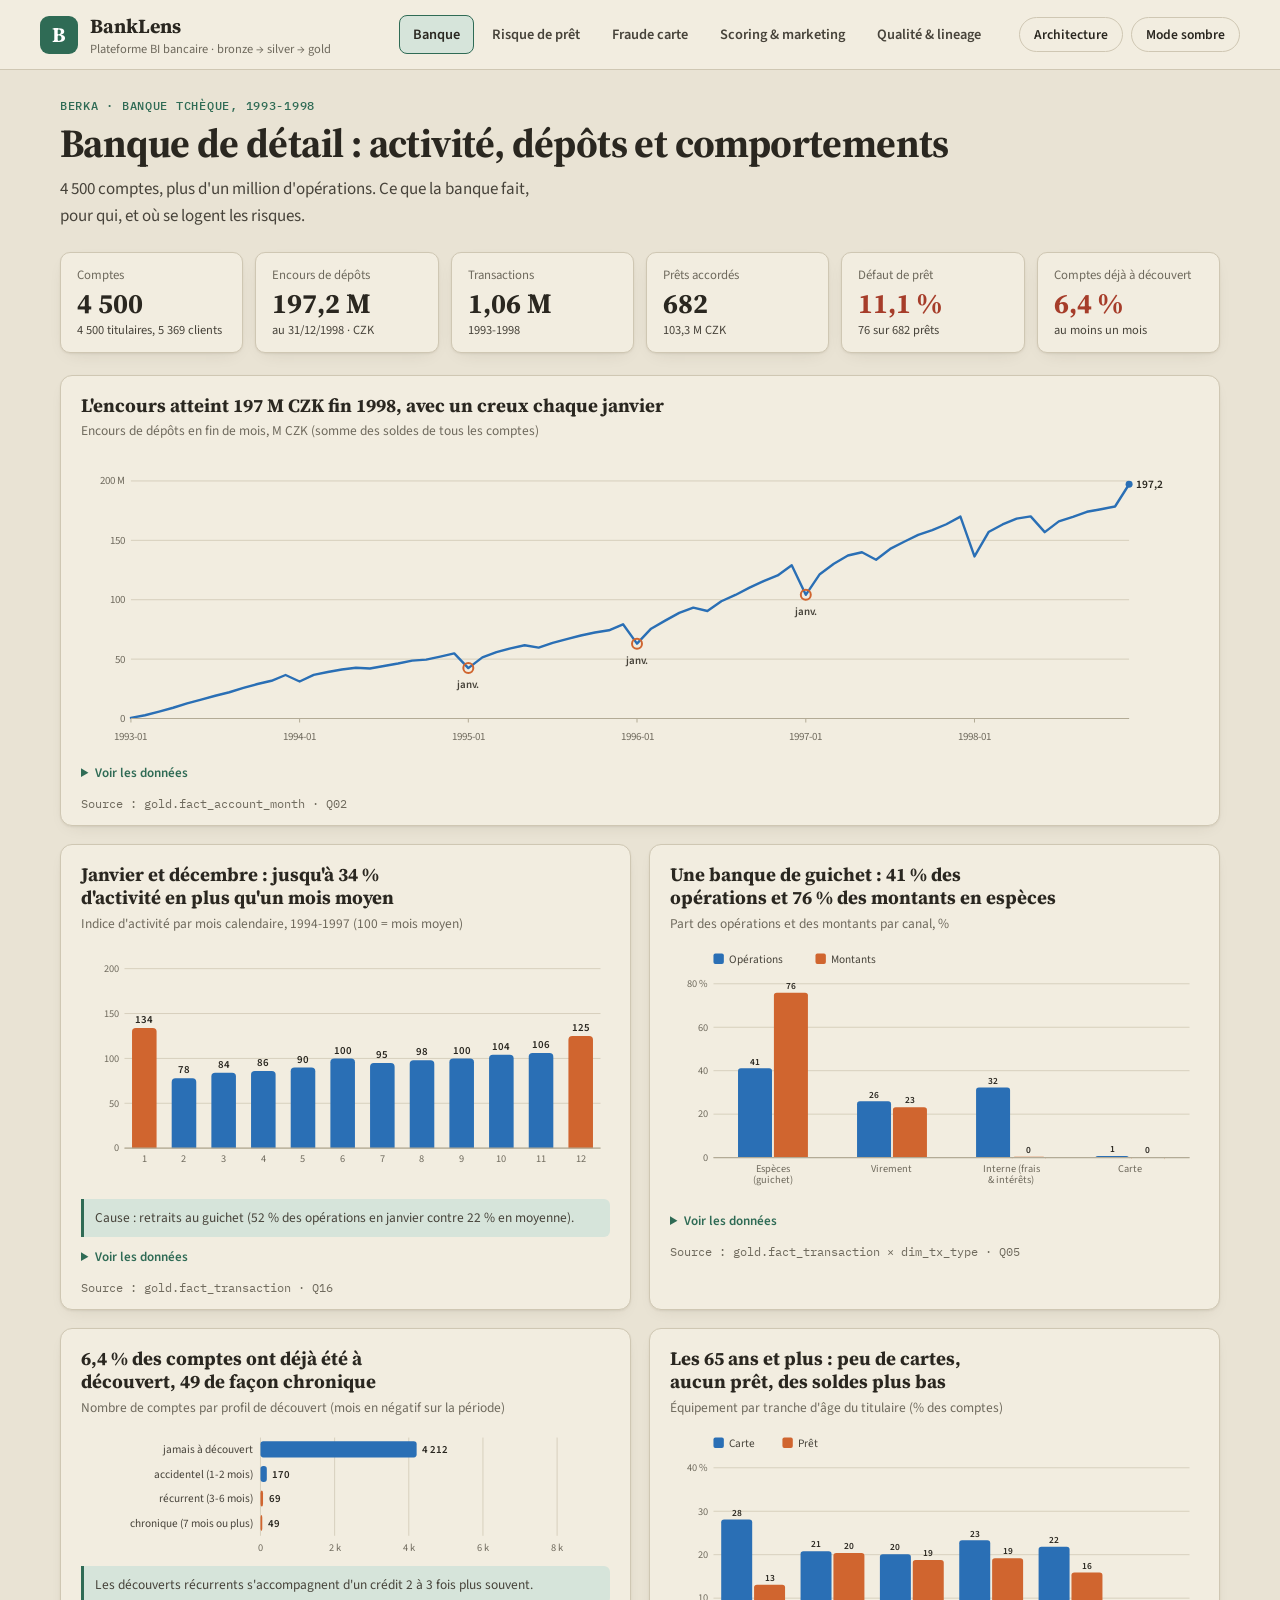
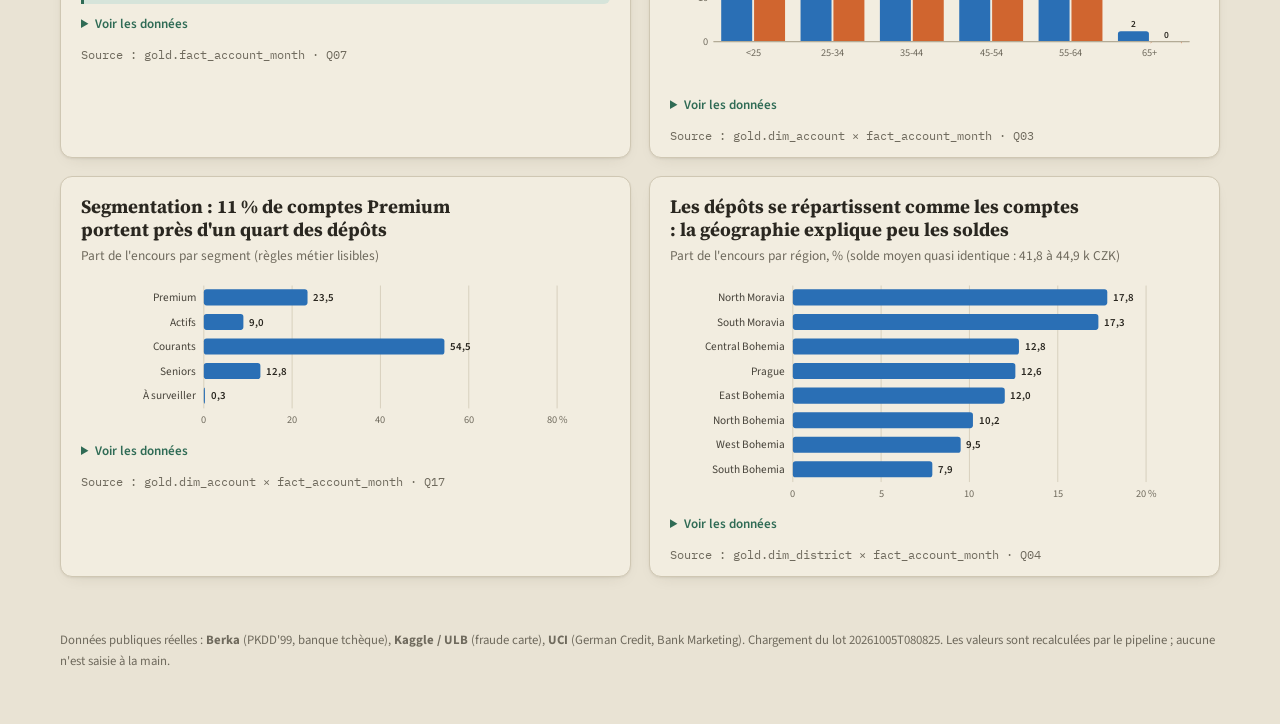
<file: dashboard/index.html>
<!doctype html><html lang="fr"><head><meta charset="utf-8"><meta name="viewport" content="width=device-width,initial-scale=1">
<title>BankLens - tableau de bord</title>
<link rel="preconnect" href="https://fonts.googleapis.com"><link rel="preconnect" href="https://fonts.gstatic.com" crossorigin>
<link rel="stylesheet" href="https://fonts.googleapis.com/css2?family=Source+Serif+4:opsz,wght@8..60,400;8..60,600;8..60,700&family=Source+Sans+3:wght@400;500;600&family=IBM+Plex+Mono:wght@400;500&display=swap">
<style>:root{color-scheme:light;
--bg:#e9e3d4;--surface:#f2ede0;--surface-2:#e4ddcb;--ink:#2a2720;--ink-2:#47433a;--muted:#6f6a5d;--line:#cfc7b3;--line-soft:#ddd6c4;
--accent:#2f6b55;--accent-soft:#d6e4da;--on-accent:#fff;--bad:#a63d2a;--bad-soft:#eed3c8;--good:#25684f;--good-soft:#d3e6da;--warn:#7a5a00;--warn-soft:#f1e2b0;
--s1:#2a6fb5;--s2:#d0652f;--s3:#2e8a62;--alert:#d0652f;--grid:#d6cfbc;--axis:#b3ab96;
--f-display:"Source Serif 4",Georgia,"Times New Roman",serif;--f-body:"Source Sans 3","Segoe UI",system-ui,sans-serif;--f-mono:"IBM Plex Mono",ui-monospace,Menlo,Consolas,monospace;
--shadow:0 1px 2px rgba(60,50,30,.08),0 6px 18px -10px rgba(60,50,30,.18)}
:root[data-theme="dark"]{color-scheme:dark;
--bg:#1b1a17;--surface:#242320;--surface-2:#2d2b27;--ink:#f1ede4;--ink-2:#d2ccbf;--muted:#a39c8d;--line:#3b3832;--line-soft:#302e29;
--accent:#8fc3a8;--accent-soft:#26362e;--on-accent:#12201a;--bad:#e8a08f;--bad-soft:#3a2420;--good:#8fc3a8;--good-soft:#223329;--warn:#f0d58a;--warn-soft:#3a3016;
--s1:#4589d6;--s2:#dd6f3d;--s3:#29a578;--alert:#dd6f3d;--grid:#34322d;--axis:#4a463e;--shadow:0 1px 2px rgba(0,0,0,.35)}
*{box-sizing:border-box}html{scroll-behavior:smooth}
body{margin:0;background:var(--bg);color:var(--ink);font:17px/1.6 var(--f-body)}
h1,h2,h3{font-family:var(--f-display);margin:0;text-wrap:balance;color:var(--ink)}
.top{position:sticky;top:0;z-index:20;display:flex;flex-wrap:wrap;gap:12px 24px;align-items:center;padding:12px clamp(16px,4vw,40px);background:var(--surface);border-bottom:1px solid var(--line)}
.brand{display:flex;gap:12px;align-items:center}.brand b{font:700 1.25rem var(--f-display)}.brand small{display:block;color:var(--muted);font-size:.78rem;line-height:1.2}
.logo{display:grid;place-items:center;width:38px;height:38px;border-radius:9px;background:var(--accent);color:var(--on-accent);font:700 1.3rem var(--f-display)}
.tabs{display:flex;gap:4px;flex-wrap:wrap;margin-left:auto}.tab{font:600 .9rem var(--f-body);color:var(--ink-2);background:none;border:1px solid transparent;border-radius:8px;padding:8px 13px;cursor:pointer}
.tab:hover{background:var(--surface-2)}.tab[aria-selected="true"]{background:var(--accent-soft);color:var(--ink);border-color:var(--accent)}
.tools{display:flex;gap:8px}.btn{font:600 .85rem var(--f-body);color:var(--ink);text-decoration:none;background:var(--surface);border:1px solid var(--line);border-radius:99px;padding:7px 14px;cursor:pointer}.btn:hover{border-color:var(--accent)}
main{max-width:1240px;margin:0 auto;padding:28px clamp(16px,4vw,40px) 40px}
.vh{margin-bottom:22px}.kick{font:500 .76rem var(--f-mono);text-transform:uppercase;letter-spacing:.06em;color:var(--accent);margin:0 0 8px}
.vh h2{font-size:clamp(1.7rem,3.2vw,2.5rem);line-height:1.12;font-weight:700;letter-spacing:-.015em}.lead{max-width:62ch;color:var(--ink-2);margin:10px 0 0}
.kpis{display:grid;grid-template-columns:repeat(auto-fit,minmax(10.5rem,1fr));gap:12px;margin-bottom:22px}
.kpi{background:var(--surface);border:1px solid var(--line);border-radius:10px;padding:14px 16px;box-shadow:var(--shadow);min-width:0}
.kl{font-size:.8rem;color:var(--muted);line-height:1.25}.kv{font:700 1.75rem/1.15 var(--f-display);margin:4px 0 2px;white-space:nowrap;overflow:hidden;text-overflow:ellipsis}.ks{font-size:.78rem;color:var(--ink-2);line-height:1.3}
.kpi.warn .kv{color:var(--bad)}.kpi.good .kv{color:var(--good)}
.grid{display:grid;grid-template-columns:repeat(2,minmax(0,1fr));gap:18px}.card{margin:0;background:var(--surface);border:1px solid var(--line);border-radius:12px;padding:18px 20px 14px;box-shadow:var(--shadow);min-width:0}
.card.wide{grid-column:1/-1}.card h3{font-size:1.18rem;line-height:1.25;font-weight:700}.sub{margin:5px 0 12px;color:var(--muted);font-size:.84rem;line-height:1.4}
.plot{width:100%}.ch{width:100%;height:auto;display:block;overflow:visible}
.note{margin:8px 0 0;font-size:.84rem;color:var(--ink-2);padding:8px 11px;border-left:3px solid var(--accent);background:var(--accent-soft);border-radius:0 6px 6px 0}
.src{margin:12px 0 0;font:400 .72rem var(--f-mono);color:var(--muted)}
details.dv{margin-top:10px}details.dv summary{cursor:pointer;font-size:.82rem;color:var(--accent);font-weight:600}
.tw{overflow-x:auto;margin-top:8px}table{border-collapse:collapse;width:100%;font-size:.8rem}caption{text-align:left}
th{text-align:left;font-weight:600;color:var(--muted);background:var(--surface-2);padding:6px 10px;border-bottom:1px solid var(--line);white-space:nowrap}
td{padding:5px 10px;border-bottom:1px solid var(--line-soft);vertical-align:top}.r{text-align:right;font-variant-numeric:tabular-nums}.mono{font-family:var(--f-mono);font-size:.74rem}.sha{color:var(--muted)}
code{font-family:var(--f-mono);font-size:.85em;background:var(--surface-2);padding:.1em .35em;border-radius:4px}
.chip{display:inline-block;font:600 .68rem var(--f-mono);padding:2px 8px;border-radius:99px}.chip.ok{background:var(--good-soft);color:var(--good)}.chip.warn{background:var(--warn-soft);color:var(--warn)}.chip.ko{background:var(--bad-soft);color:var(--bad)}
/* graphiques */
svg line.gl{stroke:var(--grid);stroke-width:1}svg line.base{stroke:var(--axis);stroke-width:1.2}svg line.tick{stroke:var(--axis)}
svg .ax{fill:var(--muted);font:11px var(--f-body)}svg .ax.lab{fill:var(--ink-2);font-size:12px}svg .ax.em{fill:var(--ink-2);font-weight:600}
svg .vl{fill:var(--ink);font:600 11.5px var(--f-body);font-variant-numeric:tabular-nums}svg .vl.sm{font-size:10px}svg .lg{fill:var(--ink-2);font:12px var(--f-body)}
svg .mk.s1,svg .dot.s1{fill:var(--s1)}svg .mk.s2,svg .dot.s2{fill:var(--s2)}svg .mk.s3,svg .dot.s3{fill:var(--s3)}svg .mk.bad{fill:var(--alert)}
svg .mk{transition:opacity .15s}svg .mk:hover{opacity:.8}
svg .ln{fill:none;stroke-width:2.4;stroke-linejoin:round;stroke-linecap:round}svg .ln.s1{stroke:var(--s1)}svg .ln.s2{stroke:var(--s2)}svg .ln.s3{stroke:var(--s3)}
svg .hit{fill:transparent;cursor:crosshair}svg .hit:hover{fill:var(--ink);fill-opacity:.15}svg .ring{fill:none;stroke:var(--alert);stroke-width:2}svg .band{fill:var(--accent-soft);opacity:.6}
#tip{position:fixed;z-index:50;pointer-events:none;background:var(--ink);color:var(--bg);font:600 .78rem var(--f-body);padding:6px 10px;border-radius:6px;max-width:280px}
footer{max-width:1240px;margin:0 auto;padding:0 clamp(16px,4vw,40px) 40px;color:var(--muted);font-size:.8rem}
[hidden]{display:none!important}
@media (max-width:860px){.grid{grid-template-columns:minmax(0,1fr)}.tabs{margin-left:0;width:100%;overflow-x:auto;flex-wrap:nowrap}.tab{white-space:nowrap}.tools{margin-left:auto}.brand small{display:none}}
@media (max-width:430px){.kv{font-size:1.5rem}.card{padding:14px 12px 12px}}
@media print{.top,#tip{display:none}.view{display:block!important;break-after:page}.card{break-inside:avoid;box-shadow:none}}
</style></head><body>
<header class="top"><div class="brand"><span class="logo">B</span><div><b>BankLens</b><small>Plateforme BI bancaire · bronze → silver → gold</small></div></div>
<nav class="tabs" role="tablist"><button class="tab" role="tab" data-t="banque" aria-controls="banque">Banque</button><button class="tab" role="tab" data-t="pret" aria-controls="pret">Risque de prêt</button><button class="tab" role="tab" data-t="fraude" aria-controls="fraude">Fraude carte</button><button class="tab" role="tab" data-t="scoring" aria-controls="scoring">Scoring & marketing</button><button class="tab" role="tab" data-t="qualite" aria-controls="qualite">Qualité & lineage</button></nav>
<div class="tools"><a class="btn" href="architecture.html">Architecture</a><button class="btn" id="theme" aria-label="Changer de thème">Mode sombre</button></div></header>
<main><section id="banque" class="view" role="tabpanel"><header class="vh"><p class="kick">Berka · banque tchèque, 1993-1998</p><h2>Banque de détail : activité, dépôts et comportements</h2><p class="lead">4 500 comptes, plus d'un million d'opérations. Ce que la banque fait, pour qui, et où se logent les risques.</p></header><div class="kpis"><div class="kpi "><div class="kl">Comptes</div><div class="kv">4 500</div><div class="ks">4 500 titulaires, 5 369 clients</div></div><div class="kpi "><div class="kl">Encours de dépôts</div><div class="kv">197,2 M</div><div class="ks">au 31/12/1998 · CZK</div></div><div class="kpi "><div class="kl">Transactions</div><div class="kv">1,06 M</div><div class="ks">1993-1998</div></div><div class="kpi "><div class="kl">Prêts accordés</div><div class="kv">682</div><div class="ks">103,3 M CZK</div></div><div class="kpi warn"><div class="kl">Défaut de prêt</div><div class="kv">11,1 %</div><div class="ks">76 sur 682 prêts</div></div><div class="kpi warn"><div class="kl">Comptes déjà à découvert</div><div class="kv">6,4 %</div><div class="ks">au moins un mois</div></div></div><div class="grid"><figure class="card wide"><figcaption><h3>L'encours atteint 197 M CZK fin 1998, avec un creux chaque janvier</h3><p class="sub">Encours de dépôts en fin de mois, M CZK (somme des soldes de tous les comptes)</p></figcaption><div class="plot"><svg class="ch" viewBox="0 0 1120 300" role="img" aria-label="Encours mensuel" preserveAspectRatio="xMidYMid meet"><line class="gl" x1="50" x2="1050" y1="266.0" y2="266.0"/><text class="ax" x="44" y="269.5" text-anchor="end">0</text><line class="gl" x1="50" x2="1050" y1="206.5" y2="206.5"/><text class="ax" x="44" y="210.0" text-anchor="end">50</text><line class="gl" x1="50" x2="1050" y1="147.0" y2="147.0"/><text class="ax" x="44" y="150.5" text-anchor="end">100</text><line class="gl" x1="50" x2="1050" y1="87.5" y2="87.5"/><text class="ax" x="44" y="91.0" text-anchor="end">150</text><line class="gl" x1="50" x2="1050" y1="28.0" y2="28.0"/><text class="ax" x="44" y="31.5" text-anchor="end">200 M</text><text class="ax" x="50.0" y="288" text-anchor="middle">1993-01</text><line class="tick" x1="50.0" x2="50.0" y1="266" y2="270"/><text class="ax" x="219.0" y="288" text-anchor="middle">1994-01</text><line class="tick" x1="219.0" x2="219.0" y1="266" y2="270"/><text class="ax" x="388.0" y="288" text-anchor="middle">1995-01</text><line class="tick" x1="388.0" x2="388.0" y1="266" y2="270"/><text class="ax" x="557.0" y="288" text-anchor="middle">1996-01</text><line class="tick" x1="557.0" x2="557.0" y1="266" y2="270"/><text class="ax" x="726.1" y="288" text-anchor="middle">1997-01</text><line class="tick" x1="726.1" x2="726.1" y1="266" y2="270"/><text class="ax" x="895.1" y="288" text-anchor="middle">1998-01</text><line class="tick" x1="895.1" x2="895.1" y1="266" y2="270"/><polyline class="ln s1" points="50.0,265.3 64.1,262.7 78.2,259.1 92.3,255.2 106.3,250.9 120.4,247.1 134.5,243.2 148.6,239.7 162.7,235.4 176.8,231.4 190.8,228.2 204.9,222.4 219.0,228.9 233.1,222.3 247.2,219.4 261.3,216.9 275.4,215.2 289.4,215.9 303.5,213.4 317.6,210.9 331.7,208.0 345.8,207.0 359.9,204.0 373.9,200.7 388.0,215.5 402.1,204.7 416.2,199.4 430.3,195.8 444.4,192.6 458.5,195.0 472.5,190.3 486.6,186.4 500.7,182.8 514.8,179.8 528.9,177.6 543.0,171.6 557.0,191.0 571.1,176.0 585.2,167.9 599.3,160.2 613.4,154.9 627.5,158.3 641.5,148.5 655.6,142.2 669.7,134.9 683.8,128.4 697.9,122.7 712.0,112.5 726.1,142.1 740.1,121.4 754.2,110.9 768.3,102.7 782.4,99.4 796.5,106.9 810.6,96.1 824.6,88.9 838.7,82.1 852.8,77.3 866.9,71.4 881.0,63.7 895.1,103.6 909.2,79.2 923.2,71.6 937.3,65.7 951.4,63.5 965.5,79.3 979.6,68.5 993.7,63.9 1007.7,58.9 1021.8,56.3 1035.9,53.6 1050.0,31.3"/><circle class="hit" cx="50.0" cy="265.3" r="6.9" data-tip="1993-01 · Encours : 0,6 M"/><circle class="hit" cx="64.1" cy="262.7" r="6.9" data-tip="1993-02 · Encours : 2,8 M"/><circle class="hit" cx="78.2" cy="259.1" r="6.9" data-tip="1993-03 · Encours : 5,8 M"/><circle class="hit" cx="92.3" cy="255.2" r="6.9" data-tip="1993-04 · Encours : 9,1 M"/><circle class="hit" cx="106.3" cy="250.9" r="6.9" data-tip="1993-05 · Encours : 12,7 M"/><circle class="hit" cx="120.4" cy="247.1" r="6.9" data-tip="1993-06 · Encours : 15,9 M"/><circle class="hit" cx="134.5" cy="243.2" r="6.9" data-tip="1993-07 · Encours : 19,2 M"/><circle class="hit" cx="148.6" cy="239.7" r="6.9" data-tip="1993-08 · Encours : 22,1 M"/><circle class="hit" cx="162.7" cy="235.4" r="6.9" data-tip="1993-09 · Encours : 25,7 M"/><circle class="hit" cx="176.8" cy="231.4" r="6.9" data-tip="1993-10 · Encours : 29,1 M"/><circle class="hit" cx="190.8" cy="228.2" r="6.9" data-tip="1993-11 · Encours : 31,8 M"/><circle class="hit" cx="204.9" cy="222.4" r="6.9" data-tip="1993-12 · Encours : 36,6 M"/><circle class="hit" cx="219.0" cy="228.9" r="6.9" data-tip="1994-01 · Encours : 31,2 M"/><circle class="hit" cx="233.1" cy="222.3" r="6.9" data-tip="1994-02 · Encours : 36,7 M"/><circle class="hit" cx="247.2" cy="219.4" r="6.9" data-tip="1994-03 · Encours : 39,2 M"/><circle class="hit" cx="261.3" cy="216.9" r="6.9" data-tip="1994-04 · Encours : 41,3 M"/><circle class="hit" cx="275.4" cy="215.2" r="6.9" data-tip="1994-05 · Encours : 42,7 M"/><circle class="hit" cx="289.4" cy="215.9" r="6.9" data-tip="1994-06 · Encours : 42,1 M"/><circle class="hit" cx="303.5" cy="213.4" r="6.9" data-tip="1994-07 · Encours : 44,2 M"/><circle class="hit" cx="317.6" cy="210.9" r="6.9" data-tip="1994-08 · Encours : 46,3 M"/><circle class="hit" cx="331.7" cy="208.0" r="6.9" data-tip="1994-09 · Encours : 48,7 M"/><circle class="hit" cx="345.8" cy="207.0" r="6.9" data-tip="1994-10 · Encours : 49,6 M"/><circle class="hit" cx="359.9" cy="204.0" r="6.9" data-tip="1994-11 · Encours : 52,1 M"/><circle class="hit" cx="373.9" cy="200.7" r="6.9" data-tip="1994-12 · Encours : 54,9 M"/><circle class="hit" cx="388.0" cy="215.5" r="6.9" data-tip="1995-01 · Encours : 42,4 M"/><circle class="hit" cx="402.1" cy="204.7" r="6.9" data-tip="1995-02 · Encours : 51,5 M"/><circle class="hit" cx="416.2" cy="199.4" r="6.9" data-tip="1995-03 · Encours : 56 M"/><circle class="hit" cx="430.3" cy="195.8" r="6.9" data-tip="1995-04 · Encours : 59 M"/><circle class="hit" cx="444.4" cy="192.6" r="6.9" data-tip="1995-05 · Encours : 61,7 M"/><circle class="hit" cx="458.5" cy="195.0" r="6.9" data-tip="1995-06 · Encours : 59,7 M"/><circle class="hit" cx="472.5" cy="190.3" r="6.9" data-tip="1995-07 · Encours : 63,6 M"/><circle class="hit" cx="486.6" cy="186.4" r="6.9" data-tip="1995-08 · Encours : 66,9 M"/><circle class="hit" cx="500.7" cy="182.8" r="6.9" data-tip="1995-09 · Encours : 69,9 M"/><circle class="hit" cx="514.8" cy="179.8" r="6.9" data-tip="1995-10 · Encours : 72,4 M"/><circle class="hit" cx="528.9" cy="177.6" r="6.9" data-tip="1995-11 · Encours : 74,3 M"/><circle class="hit" cx="543.0" cy="171.6" r="6.9" data-tip="1995-12 · Encours : 79,3 M"/><circle class="hit" cx="557.0" cy="191.0" r="6.9" data-tip="1996-01 · Encours : 63 M"/><circle class="hit" cx="571.1" cy="176.0" r="6.9" data-tip="1996-02 · Encours : 75,6 M"/><circle class="hit" cx="585.2" cy="167.9" r="6.9" data-tip="1996-03 · Encours : 82,4 M"/><circle class="hit" cx="599.3" cy="160.2" r="6.9" data-tip="1996-04 · Encours : 88,9 M"/><circle class="hit" cx="613.4" cy="154.9" r="6.9" data-tip="1996-05 · Encours : 93,4 M"/><circle class="hit" cx="627.5" cy="158.3" r="6.9" data-tip="1996-06 · Encours : 90,5 M"/><circle class="hit" cx="641.5" cy="148.5" r="6.9" data-tip="1996-07 · Encours : 98,7 M"/><circle class="hit" cx="655.6" cy="142.2" r="6.9" data-tip="1996-08 · Encours : 104 M"/><circle class="hit" cx="669.7" cy="134.9" r="6.9" data-tip="1996-09 · Encours : 110,2 M"/><circle class="hit" cx="683.8" cy="128.4" r="6.9" data-tip="1996-10 · Encours : 115,6 M"/><circle class="hit" cx="697.9" cy="122.7" r="6.9" data-tip="1996-11 · Encours : 120,4 M"/><circle class="hit" cx="712.0" cy="112.5" r="6.9" data-tip="1996-12 · Encours : 129 M"/><circle class="hit" cx="726.1" cy="142.1" r="6.9" data-tip="1997-01 · Encours : 104,1 M"/><circle class="hit" cx="740.1" cy="121.4" r="6.9" data-tip="1997-02 · Encours : 121,5 M"/><circle class="hit" cx="754.2" cy="110.9" r="6.9" data-tip="1997-03 · Encours : 130,3 M"/><circle class="hit" cx="768.3" cy="102.7" r="6.9" data-tip="1997-04 · Encours : 137,2 M"/><circle class="hit" cx="782.4" cy="99.4" r="6.9" data-tip="1997-05 · Encours : 140 M"/><circle class="hit" cx="796.5" cy="106.9" r="6.9" data-tip="1997-06 · Encours : 133,7 M"/><circle class="hit" cx="810.6" cy="96.1" r="6.9" data-tip="1997-07 · Encours : 142,8 M"/><circle class="hit" cx="824.6" cy="88.9" r="6.9" data-tip="1997-08 · Encours : 148,8 M"/><circle class="hit" cx="838.7" cy="82.1" r="6.9" data-tip="1997-09 · Encours : 154,5 M"/><circle class="hit" cx="852.8" cy="77.3" r="6.9" data-tip="1997-10 · Encours : 158,6 M"/><circle class="hit" cx="866.9" cy="71.4" r="6.9" data-tip="1997-11 · Encours : 163,5 M"/><circle class="hit" cx="881.0" cy="63.7" r="6.9" data-tip="1997-12 · Encours : 170 M"/><circle class="hit" cx="895.1" cy="103.6" r="6.9" data-tip="1998-01 · Encours : 136,5 M"/><circle class="hit" cx="909.2" cy="79.2" r="6.9" data-tip="1998-02 · Encours : 157 M"/><circle class="hit" cx="923.2" cy="71.6" r="6.9" data-tip="1998-03 · Encours : 163,4 M"/><circle class="hit" cx="937.3" cy="65.7" r="6.9" data-tip="1998-04 · Encours : 168,3 M"/><circle class="hit" cx="951.4" cy="63.5" r="6.9" data-tip="1998-05 · Encours : 170,2 M"/><circle class="hit" cx="965.5" cy="79.3" r="6.9" data-tip="1998-06 · Encours : 156,9 M"/><circle class="hit" cx="979.6" cy="68.5" r="6.9" data-tip="1998-07 · Encours : 166 M"/><circle class="hit" cx="993.7" cy="63.9" r="6.9" data-tip="1998-08 · Encours : 169,8 M"/><circle class="hit" cx="1007.7" cy="58.9" r="6.9" data-tip="1998-09 · Encours : 174 M"/><circle class="hit" cx="1021.8" cy="56.3" r="6.9" data-tip="1998-10 · Encours : 176,2 M"/><circle class="hit" cx="1035.9" cy="53.6" r="6.9" data-tip="1998-11 · Encours : 178,5 M"/><circle class="hit" cx="1050.0" cy="31.3" r="6.9" data-tip="1998-12 · Encours : 197,2 M"/><circle class="dot s1" cx="1050.0" cy="31.3" r="3.5"/><text class="vl" x="1057.0" y="35.3">197,2</text><circle class="ring" cx="388.0" cy="215.5" r="5"/><text class="ax em" x="388.0" y="235.5" text-anchor="middle">janv.</text><circle class="ring" cx="557.0" cy="191.0" r="5"/><text class="ax em" x="557.0" y="211.0" text-anchor="middle">janv.</text><circle class="ring" cx="726.1" cy="142.1" r="5"/><text class="ax em" x="726.1" y="162.1" text-anchor="middle">janv.</text><line class="base" x1="50" x2="1050" y1="266" y2="266"/></svg></div><details class="dv"><summary>Voir les données</summary><div class="tw"><table><thead><tr><th>Mois</th><th>Encours (M CZK)</th><th>Flux net (M CZK)</th></tr></thead><tbody><tr><td>1993-01</td><td>0,6</td><td>0,6</td></tr><tr><td>1993-02</td><td>2,8</td><td>2,2</td></tr><tr><td>1993-03</td><td>5,8</td><td>3,0</td></tr><tr><td>1993-04</td><td>9,1</td><td>3,3</td></tr><tr><td>1993-05</td><td>12,7</td><td>3,6</td></tr><tr><td>1993-06</td><td>15,9</td><td>3,2</td></tr><tr><td>1993-07</td><td>19,2</td><td>3,2</td></tr><tr><td>1993-08</td><td>22,1</td><td>2,9</td></tr><tr><td>1993-09</td><td>25,7</td><td>3,6</td></tr><tr><td>1993-10</td><td>29,1</td><td>3,4</td></tr><tr><td>1993-11</td><td>31,8</td><td>2,7</td></tr><tr><td>1993-12</td><td>36,6</td><td>4,8</td></tr><tr><td>1994-01</td><td>31,2</td><td>-5,4</td></tr><tr><td>1994-02</td><td>36,7</td><td>5,5</td></tr><tr><td>1994-03</td><td>39,2</td><td>2,5</td></tr><tr><td>1994-04</td><td>41,3</td><td>2,1</td></tr><tr><td>1994-05</td><td>42,7</td><td>1,5</td></tr><tr><td>1994-06</td><td>42,1</td><td>-0,6</td></tr><tr><td>1994-07</td><td>44,2</td><td>2,1</td></tr><tr><td>1994-08</td><td>46,3</td><td>2,1</td></tr><tr><td>1994-09</td><td>48,7</td><td>2,4</td></tr><tr><td>1994-10</td><td>49,6</td><td>1,0</td></tr><tr><td>1994-11</td><td>52,1</td><td>2,5</td></tr><tr><td>1994-12</td><td>54,9</td><td>2,8</td></tr><tr><td>1995-01</td><td>42,4</td><td>-12,5</td></tr><tr><td>1995-02</td><td>51,5</td><td>9,1</td></tr><tr><td>1995-03</td><td>56,0</td><td>4,5</td></tr><tr><td>1995-04</td><td>59,0</td><td>3,0</td></tr><tr><td>1995-05</td><td>61,7</td><td>2,8</td></tr><tr><td>1995-06</td><td>59,7</td><td>-2,0</td></tr><tr><td>1995-07</td><td>63,6</td><td>3,9</td></tr><tr><td>1995-08</td><td>66,9</td><td>3,2</td></tr><tr><td>1995-09</td><td>69,9</td><td>3,1</td></tr><tr><td>1995-10</td><td>72,4</td><td>2,5</td></tr><tr><td>1995-11</td><td>74,3</td><td>1,9</td></tr><tr><td>1995-12</td><td>79,3</td><td>4,9</td></tr><tr><td>1996-01</td><td>63,0</td><td>-16,2</td></tr><tr><td>1996-02</td><td>75,6</td><td>12,6</td></tr><tr><td>1996-03</td><td>82,4</td><td>6,9</td></tr><tr><td>1996-04</td><td>88,9</td><td>6,5</td></tr><tr><td>1996-05</td><td>93,4</td><td>4,5</td></tr><tr><td>1996-06</td><td>90,5</td><td>-3,0</td></tr><tr><td>1996-07</td><td>98,7</td><td>8,2</td></tr><tr><td>1996-08</td><td>104,0</td><td>5,3</td></tr><tr><td>1996-09</td><td>110,2</td><td>6,2</td></tr><tr><td>1996-10</td><td>115,6</td><td>5,4</td></tr><tr><td>1996-11</td><td>120,4</td><td>4,8</td></tr><tr><td>1996-12</td><td>129,0</td><td>8,5</td></tr><tr><td>1997-01</td><td>104,1</td><td>-24,8</td></tr><tr><td>1997-02</td><td>121,5</td><td>17,4</td></tr><tr><td>1997-03</td><td>130,3</td><td>8,7</td></tr><tr><td>1997-04</td><td>137,2</td><td>7,0</td></tr><tr><td>1997-05</td><td>140,0</td><td>2,8</td></tr><tr><td>1997-06</td><td>133,7</td><td>-6,3</td></tr><tr><td>1997-07</td><td>142,8</td><td>9,1</td></tr><tr><td>1997-08</td><td>148,8</td><td>6,0</td></tr><tr><td>1997-09</td><td>154,5</td><td>5,7</td></tr><tr><td>1997-10</td><td>158,6</td><td>4,1</td></tr><tr><td>1997-11</td><td>163,5</td><td>4,9</td></tr><tr><td>1997-12</td><td>170,0</td><td>6,5</td></tr><tr><td>1998-01</td><td>136,5</td><td>-33,5</td></tr><tr><td>1998-02</td><td>157,0</td><td>20,5</td></tr><tr><td>1998-03</td><td>163,4</td><td>6,4</td></tr><tr><td>1998-04</td><td>168,3</td><td>4,9</td></tr><tr><td>1998-05</td><td>170,2</td><td>1,9</td></tr><tr><td>1998-06</td><td>156,9</td><td>-13,3</td></tr><tr><td>1998-07</td><td>166,0</td><td>9,1</td></tr><tr><td>1998-08</td><td>169,8</td><td>3,8</td></tr><tr><td>1998-09</td><td>174,0</td><td>4,2</td></tr><tr><td>1998-10</td><td>176,2</td><td>2,1</td></tr><tr><td>1998-11</td><td>178,5</td><td>2,4</td></tr><tr><td>1998-12</td><td>197,2</td><td>18,6</td></tr></tbody></table></div></details><p class="src">Source : gold.fact_account_month · Q02</p></figure><figure class="card"><figcaption><h3>Janvier et décembre : jusqu'à 34 % d'activité en plus qu'un mois moyen</h3><p class="sub">Indice d'activité par mois calendaire, 1994-1997 (100 = mois moyen)</p></figcaption><div class="plot"><svg class="ch" viewBox="0 0 560 260" role="img" aria-label="Indice d&#x27;activité" preserveAspectRatio="xMidYMid meet"><line class="gl" x1="46" x2="550" y1="214.0" y2="214.0"/><text class="ax" x="40" y="217.5" text-anchor="end">0</text><line class="gl" x1="46" x2="550" y1="166.5" y2="166.5"/><text class="ax" x="40" y="170.0" text-anchor="end">50</text><line class="gl" x1="46" x2="550" y1="119.0" y2="119.0"/><text class="ax" x="40" y="122.5" text-anchor="end">100</text><line class="gl" x1="46" x2="550" y1="71.5" y2="71.5"/><text class="ax" x="40" y="75.0" text-anchor="end">150</text><line class="gl" x1="46" x2="550" y1="24.0" y2="24.0"/><text class="ax" x="40" y="27.5" text-anchor="end">200</text><path class="mk bad" data-tip="1 : 134" d="M54.0,214.0 V90.7 Q54.0,86.7 58.0,86.7 H76.0 Q80.0,86.7 80.0,90.7 V214.0 Z"/><text class="vl" x="67.0" y="81.7" text-anchor="middle">134</text><text class="ax" x="67.0" y="229.0" text-anchor="middle">1</text><path class="mk s1" data-tip="2 : 78" d="M96.0,214.0 V143.9 Q96.0,139.9 100.0,139.9 H118.0 Q122.0,139.9 122.0,143.9 V214.0 Z"/><text class="vl" x="109.0" y="134.9" text-anchor="middle">78</text><text class="ax" x="109.0" y="229.0" text-anchor="middle">2</text><path class="mk s1" data-tip="3 : 84" d="M138.0,214.0 V138.2 Q138.0,134.2 142.0,134.2 H160.0 Q164.0,134.2 164.0,138.2 V214.0 Z"/><text class="vl" x="151.0" y="129.2" text-anchor="middle">84</text><text class="ax" x="151.0" y="229.0" text-anchor="middle">3</text><path class="mk s1" data-tip="4 : 86" d="M180.0,214.0 V136.3 Q180.0,132.3 184.0,132.3 H202.0 Q206.0,132.3 206.0,136.3 V214.0 Z"/><text class="vl" x="193.0" y="127.3" text-anchor="middle">86</text><text class="ax" x="193.0" y="229.0" text-anchor="middle">4</text><path class="mk s1" data-tip="5 : 90" d="M222.0,214.0 V132.5 Q222.0,128.5 226.0,128.5 H244.0 Q248.0,128.5 248.0,132.5 V214.0 Z"/><text class="vl" x="235.0" y="123.5" text-anchor="middle">90</text><text class="ax" x="235.0" y="229.0" text-anchor="middle">5</text><path class="mk s1" data-tip="6 : 100" d="M264.0,214.0 V123.0 Q264.0,119.0 268.0,119.0 H286.0 Q290.0,119.0 290.0,123.0 V214.0 Z"/><text class="vl" x="277.0" y="114.0" text-anchor="middle">100</text><text class="ax" x="277.0" y="229.0" text-anchor="middle">6</text><path class="mk s1" data-tip="7 : 95" d="M306.0,214.0 V127.8 Q306.0,123.8 310.0,123.8 H328.0 Q332.0,123.8 332.0,127.8 V214.0 Z"/><text class="vl" x="319.0" y="118.8" text-anchor="middle">95</text><text class="ax" x="319.0" y="229.0" text-anchor="middle">7</text><path class="mk s1" data-tip="8 : 98" d="M348.0,214.0 V124.9 Q348.0,120.9 352.0,120.9 H370.0 Q374.0,120.9 374.0,124.9 V214.0 Z"/><text class="vl" x="361.0" y="115.9" text-anchor="middle">98</text><text class="ax" x="361.0" y="229.0" text-anchor="middle">8</text><path class="mk s1" data-tip="9 : 100" d="M390.0,214.0 V123.0 Q390.0,119.0 394.0,119.0 H412.0 Q416.0,119.0 416.0,123.0 V214.0 Z"/><text class="vl" x="403.0" y="114.0" text-anchor="middle">100</text><text class="ax" x="403.0" y="229.0" text-anchor="middle">9</text><path class="mk s1" data-tip="10 : 104" d="M432.0,214.0 V119.2 Q432.0,115.2 436.0,115.2 H454.0 Q458.0,115.2 458.0,119.2 V214.0 Z"/><text class="vl" x="445.0" y="110.2" text-anchor="middle">104</text><text class="ax" x="445.0" y="229.0" text-anchor="middle">10</text><path class="mk s1" data-tip="11 : 106" d="M474.0,214.0 V117.3 Q474.0,113.3 478.0,113.3 H496.0 Q500.0,113.3 500.0,117.3 V214.0 Z"/><text class="vl" x="487.0" y="108.3" text-anchor="middle">106</text><text class="ax" x="487.0" y="229.0" text-anchor="middle">11</text><path class="mk bad" data-tip="12 : 125" d="M516.0,214.0 V99.2 Q516.0,95.2 520.0,95.2 H538.0 Q542.0,95.2 542.0,99.2 V214.0 Z"/><text class="vl" x="529.0" y="90.2" text-anchor="middle">125</text><text class="ax" x="529.0" y="229.0" text-anchor="middle">12</text><line class="base" x1="46" x2="550" y1="214" y2="214"/></svg></div><p class=note>Cause : retraits au guichet (52 % des opérations en janvier contre 22 % en moyenne).</p><details class="dv"><summary>Voir les données</summary><div class="tw"><table><thead><tr><th>Mois</th><th>Indice</th><th>Retraits guichet</th></tr></thead><tbody><tr><td>1</td><td>134</td><td>41 418</td></tr><tr><td>2</td><td>78</td><td>8 276</td></tr><tr><td>3</td><td>84</td><td>10 728</td></tr><tr><td>4</td><td>86</td><td>11 112</td></tr><tr><td>5</td><td>90</td><td>12 125</td></tr><tr><td>6</td><td>100</td><td>16 159</td></tr><tr><td>7</td><td>95</td><td>12 005</td></tr><tr><td>8</td><td>98</td><td>12 835</td></tr><tr><td>9</td><td>100</td><td>13 006</td></tr><tr><td>10</td><td>104</td><td>13 887</td></tr><tr><td>11</td><td>106</td><td>13 827</td></tr><tr><td>12</td><td>125</td><td>23 329</td></tr></tbody></table></div></details><p class="src">Source : gold.fact_transaction · Q16</p></figure><figure class="card"><figcaption><h3>Une banque de guichet : 41 % des opérations et 76 % des montants en espèces</h3><p class="sub">Part des opérations et des montants par canal, %</p></figcaption><div class="plot"><svg class="ch" viewBox="0 0 560 270" role="img" aria-label="Canaux" preserveAspectRatio="xMidYMid meet"><rect class="mk s1" x="46" y="8" width="11" height="11" rx="2"/><text class="lg" x="62" y="17.5">Opérations</text><rect class="mk s2" x="154" y="8" width="11" height="11" rx="2"/><text class="lg" x="170" y="17.5">Montants</text><line class="gl" x1="46" x2="550" y1="224.0" y2="224.0"/><text class="ax" x="40" y="227.5" text-anchor="end">0</text><line class="gl" x1="46" x2="550" y1="178.0" y2="178.0"/><text class="ax" x="40" y="181.5" text-anchor="end">20</text><line class="gl" x1="46" x2="550" y1="132.0" y2="132.0"/><text class="ax" x="40" y="135.5" text-anchor="end">40</text><line class="gl" x1="46" x2="550" y1="86.0" y2="86.0"/><text class="ax" x="40" y="89.5" text-anchor="end">60</text><line class="gl" x1="46" x2="550" y1="40.0" y2="40.0"/><text class="ax" x="40" y="43.5" text-anchor="end">80 %</text><path class="mk s1" data-tip="Espèces (guichet) · Opérations : 41 %" d="M72.0,224.0 V132.5 Q72.0,129.5 75.0,129.5 H105.0 Q108.0,129.5 108.0,132.5 V224.0 Z"/><text class="vl sm" x="90.0" y="125.5" text-anchor="middle">41</text><path class="mk s2" data-tip="Espèces (guichet) · Montants : 76 %" d="M110.0,224.0 V52.4 Q110.0,49.4 113.0,49.4 H143.0 Q146.0,49.4 146.0,52.4 V224.0 Z"/><text class="vl sm" x="128.0" y="45.4" text-anchor="middle">76</text><text class="ax" x="109.0" y="239.0" text-anchor="middle">Espèces</text><text class="ax" x="109.0" y="251.0" text-anchor="middle">(guichet)</text><path class="mk s1" data-tip="Virement · Opérations : 26 %" d="M198.0,224.0 V167.4 Q198.0,164.4 201.0,164.4 H231.0 Q234.0,164.4 234.0,167.4 V224.0 Z"/><text class="vl sm" x="216.0" y="160.4" text-anchor="middle">26</text><path class="mk s2" data-tip="Virement · Montants : 23 %" d="M236.0,224.0 V173.6 Q236.0,170.6 239.0,170.6 H269.0 Q272.0,170.6 272.0,173.6 V224.0 Z"/><text class="vl sm" x="254.0" y="166.6" text-anchor="middle">23</text><text class="ax" x="235.0" y="239.0" text-anchor="middle">Virement</text><path class="mk s1" data-tip="Interne (frais &amp; intérêts) · Opérations : 32 %" d="M324.0,224.0 V152.9 Q324.0,149.9 327.0,149.9 H357.0 Q360.0,149.9 360.0,152.9 V224.0 Z"/><text class="vl sm" x="342.0" y="145.9" text-anchor="middle">32</text><path class="mk s2" data-tip="Interne (frais &amp; intérêts) · Montants : 0 %" d="M362.0,224.0 V226.1 Q362.0,223.1 365.0,223.1 H395.0 Q398.0,223.1 398.0,226.1 V224.0 Z"/><text class="vl sm" x="380.0" y="219.1" text-anchor="middle">0</text><text class="ax" x="361.0" y="239.0" text-anchor="middle">Interne (frais</text><text class="ax" x="361.0" y="251.0" text-anchor="middle">&amp; intérêts)</text><path class="mk s1" data-tip="Carte · Opérations : 1 %" d="M450.0,224.0 V225.2 Q450.0,222.2 453.0,222.2 H483.0 Q486.0,222.2 486.0,225.2 V224.0 Z"/><text class="vl sm" x="468.0" y="218.2" text-anchor="middle">1</text><path class="mk s2" data-tip="Carte · Montants : 0 %" d="M488.0,224.0 V226.3 Q488.0,223.3 491.0,223.3 H521.0 Q524.0,223.3 524.0,226.3 V224.0 Z"/><text class="vl sm" x="506.0" y="219.3" text-anchor="middle">0</text><text class="ax" x="487.0" y="239.0" text-anchor="middle">Carte</text><line class="base" x1="46" x2="550" y1="224" y2="224"/></svg></div><details class="dv"><summary>Voir les données</summary><div class="tw"><table><thead><tr><th>Canal</th><th>% opérations</th><th>% montants</th></tr></thead><tbody><tr><td>Espèces (guichet)</td><td>41,1</td><td>75,9</td></tr><tr><td>Virement</td><td>25,9</td><td>23,2</td></tr><tr><td>Interne (frais &amp; intérêts)</td><td>32,2</td><td>0,4</td></tr><tr><td>Carte</td><td>0,8</td><td>0,3</td></tr></tbody></table></div></details><p class="src">Source : gold.fact_transaction × dim_tx_type · Q05</p></figure><figure class="card"><figcaption><h3>6,4 % des comptes ont déjà été à découvert, 49 de façon chronique</h3><p class="sub">Nombre de comptes par profil de découvert (mois en négatif sur la période)</p></figcaption><div class="plot"><svg class="ch" viewBox="0 0 560 136" role="img" aria-label="Profils de découvert" preserveAspectRatio="xMidYMid meet"><line class="gl" x1="190.0" x2="190.0" y1="8" y2="112"/><text class="ax" x="190.0" y="128" text-anchor="middle">0</text><line class="gl" x1="268.5" x2="268.5" y1="8" y2="112"/><text class="ax" x="268.5" y="128" text-anchor="middle">2 k</text><line class="gl" x1="347.0" x2="347.0" y1="8" y2="112"/><text class="ax" x="347.0" y="128" text-anchor="middle">4 k</text><line class="gl" x1="425.5" x2="425.5" y1="8" y2="112"/><text class="ax" x="425.5" y="128" text-anchor="middle">6 k</text><line class="gl" x1="504.0" x2="504.0" y1="8" y2="112"/><text class="ax" x="504.0" y="128" text-anchor="middle">8 k</text><text class="ax lab" x="182" y="24.5" text-anchor="end">jamais à découvert</text><rect class="mk s1" data-tip="jamais à découvert : 4 212" x="190.0" y="12" width="165.3" height="17" rx="3"/><text class="vl" x="361.3" y="24.5" text-anchor="start">4 212</text><text class="ax lab" x="182" y="50.5" text-anchor="end">accidentel (1-2 mois)</text><rect class="mk s1" data-tip="accidentel (1-2 mois) : 170" x="190.0" y="38" width="6.7" height="17" rx="3"/><text class="vl" x="202.7" y="50.5" text-anchor="start">170</text><text class="ax lab" x="182" y="76.5" text-anchor="end">récurrent (3-6 mois)</text><rect class="mk bad" data-tip="récurrent (3-6 mois) : 69" x="190.0" y="64" width="2.7" height="17" rx="3"/><text class="vl" x="198.7" y="76.5" text-anchor="start">69</text><text class="ax lab" x="182" y="102.5" text-anchor="end">chronique (7 mois ou plus)</text><rect class="mk bad" data-tip="chronique (7 mois ou plus) : 49" x="190.0" y="90" width="1.9" height="17" rx="3"/><text class="vl" x="197.9" y="102.5" text-anchor="start">49</text></svg></div><p class=note>Les découverts récurrents s'accompagnent d'un crédit 2 à 3 fois plus souvent.</p><details class="dv"><summary>Voir les données</summary><div class="tw"><table><thead><tr><th>Profil</th><th>Comptes</th><th>% prêt</th></tr></thead><tbody><tr><td>jamais à découvert</td><td>4 212</td><td>14,4</td></tr><tr><td>accidentel (1-2 mois)</td><td>170</td><td>21,8</td></tr><tr><td>récurrent (3-6 mois)</td><td>69</td><td>36,2</td></tr><tr><td>chronique (7 mois ou plus)</td><td>49</td><td>28,6</td></tr></tbody></table></div></details><p class="src">Source : gold.fact_account_month · Q07</p></figure><figure class="card"><figcaption><h3>Les 65 ans et plus : peu de cartes, aucun prêt, des soldes plus bas</h3><p class="sub">Équipement par tranche d'âge du titulaire (% des comptes)</p></figcaption><div class="plot"><svg class="ch" viewBox="0 0 560 270" role="img" aria-label="Équipement par âge" preserveAspectRatio="xMidYMid meet"><rect class="mk s1" x="46" y="8" width="11" height="11" rx="2"/><text class="lg" x="62" y="17.5">Carte</text><rect class="mk s2" x="119" y="8" width="11" height="11" rx="2"/><text class="lg" x="135" y="17.5">Prêt</text><line class="gl" x1="46" x2="550" y1="224.0" y2="224.0"/><text class="ax" x="40" y="227.5" text-anchor="end">0</text><line class="gl" x1="46" x2="550" y1="178.0" y2="178.0"/><text class="ax" x="40" y="181.5" text-anchor="end">10</text><line class="gl" x1="46" x2="550" y1="132.0" y2="132.0"/><text class="ax" x="40" y="135.5" text-anchor="end">20</text><line class="gl" x1="46" x2="550" y1="86.0" y2="86.0"/><text class="ax" x="40" y="89.5" text-anchor="end">30</text><line class="gl" x1="46" x2="550" y1="40.0" y2="40.0"/><text class="ax" x="40" y="43.5" text-anchor="end">40 %</text><path class="mk s1" data-tip="&lt;25 · Carte : 28 %" d="M54.2,224.0 V97.7 Q54.2,94.7 57.2,94.7 H84.0 Q87.0,94.7 87.0,97.7 V224.0 Z"/><text class="vl sm" x="70.6" y="90.7" text-anchor="middle">28</text><path class="mk s2" data-tip="&lt;25 · Prêt : 13 %" d="M89.0,224.0 V166.7 Q89.0,163.7 92.0,163.7 H118.8 Q121.8,163.7 121.8,166.7 V224.0 Z"/><text class="vl sm" x="105.4" y="159.7" text-anchor="middle">13</text><text class="ax" x="88.0" y="239.0" text-anchor="middle">&lt;25</text><path class="mk s1" data-tip="25-34 · Carte : 21 %" d="M138.2,224.0 V131.3 Q138.2,128.3 141.2,128.3 H168.0 Q171.0,128.3 171.0,131.3 V224.0 Z"/><text class="vl sm" x="154.6" y="124.3" text-anchor="middle">21</text><path class="mk s2" data-tip="25-34 · Prêt : 20 %" d="M173.0,224.0 V133.2 Q173.0,130.2 176.0,130.2 H202.8 Q205.8,130.2 205.8,133.2 V224.0 Z"/><text class="vl sm" x="189.4" y="126.2" text-anchor="middle">20</text><text class="ax" x="172.0" y="239.0" text-anchor="middle">25-34</text><path class="mk s1" data-tip="35-44 · Carte : 20 %" d="M222.2,224.0 V134.5 Q222.2,131.5 225.2,131.5 H252.0 Q255.0,131.5 255.0,134.5 V224.0 Z"/><text class="vl sm" x="238.6" y="127.5" text-anchor="middle">20</text><path class="mk s2" data-tip="35-44 · Prêt : 19 %" d="M257.0,224.0 V140.5 Q257.0,137.5 260.0,137.5 H286.8 Q289.8,137.5 289.8,140.5 V224.0 Z"/><text class="vl sm" x="273.4" y="133.5" text-anchor="middle">19</text><text class="ax" x="256.0" y="239.0" text-anchor="middle">35-44</text><path class="mk s1" data-tip="45-54 · Carte : 23 %" d="M306.2,224.0 V119.8 Q306.2,116.8 309.2,116.8 H336.0 Q339.0,116.8 339.0,119.8 V224.0 Z"/><text class="vl sm" x="322.6" y="112.8" text-anchor="middle">23</text><path class="mk s2" data-tip="45-54 · Prêt : 19 %" d="M341.0,224.0 V138.7 Q341.0,135.7 344.0,135.7 H370.8 Q373.8,135.7 373.8,138.7 V224.0 Z"/><text class="vl sm" x="357.4" y="131.7" text-anchor="middle">19</text><text class="ax" x="340.0" y="239.0" text-anchor="middle">45-54</text><path class="mk s1" data-tip="55-64 · Carte : 22 %" d="M390.2,224.0 V126.7 Q390.2,123.7 393.2,123.7 H420.0 Q423.0,123.7 423.0,126.7 V224.0 Z"/><text class="vl sm" x="406.6" y="119.7" text-anchor="middle">22</text><path class="mk s2" data-tip="55-64 · Prêt : 16 %" d="M425.0,224.0 V153.9 Q425.0,150.9 428.0,150.9 H454.8 Q457.8,150.9 457.8,153.9 V224.0 Z"/><text class="vl sm" x="441.4" y="146.9" text-anchor="middle">16</text><text class="ax" x="424.0" y="239.0" text-anchor="middle">55-64</text><path class="mk s1" data-tip="65+ · Carte : 2 %" d="M474.2,224.0 V216.0 Q474.2,213.0 477.2,213.0 H504.0 Q507.0,213.0 507.0,216.0 V224.0 Z"/><text class="vl sm" x="490.6" y="209.0" text-anchor="middle">2</text><path class="mk s2" data-tip="65+ · Prêt : 0 %" d="M509.0,224.0 V227.0 Q509.0,224.0 512.0,224.0 H538.8 Q541.8,224.0 541.8,227.0 V224.0 Z"/><text class="vl sm" x="525.4" y="220.0" text-anchor="middle">0</text><text class="ax" x="508.0" y="239.0" text-anchor="middle">65+</text><line class="base" x1="46" x2="550" y1="224" y2="224"/></svg></div><details class="dv"><summary>Voir les données</summary><div class="tw"><table><thead><tr><th>Âge</th><th>Comptes</th><th>% carte</th><th>% prêt</th><th>Solde moyen</th></tr></thead><tbody><tr><td>&lt;25</td><td>715</td><td>28,1</td><td>13,1</td><td>45 560</td></tr><tr><td>25-34</td><td>819</td><td>20,8</td><td>20,4</td><td>46 810</td></tr><tr><td>35-44</td><td>798</td><td>20,1</td><td>18,8</td><td>46 222</td></tr><tr><td>45-54</td><td>832</td><td>23,3</td><td>19,2</td><td>48 249</td></tr><tr><td>55-64</td><td>698</td><td>21,8</td><td>15,9</td><td>44 693</td></tr><tr><td>65+</td><td>638</td><td>2,4</td><td>0,0</td><td>28 235</td></tr></tbody></table></div></details><p class="src">Source : gold.dim_account × fact_account_month · Q03</p></figure><figure class="card"><figcaption><h3>Segmentation : 11 % de comptes Premium portent près d'un quart des dépôts</h3><p class="sub">Part de l'encours par segment (règles métier lisibles)</p></figcaption><div class="plot"><svg class="ch" viewBox="0 0 560 162" role="img" aria-label="Encours par segment" preserveAspectRatio="xMidYMid meet"><line class="gl" x1="130.0" x2="130.0" y1="8" y2="138"/><text class="ax" x="130.0" y="154" text-anchor="middle">0</text><line class="gl" x1="223.5" x2="223.5" y1="8" y2="138"/><text class="ax" x="223.5" y="154" text-anchor="middle">20</text><line class="gl" x1="317.0" x2="317.0" y1="8" y2="138"/><text class="ax" x="317.0" y="154" text-anchor="middle">40</text><line class="gl" x1="410.5" x2="410.5" y1="8" y2="138"/><text class="ax" x="410.5" y="154" text-anchor="middle">60</text><line class="gl" x1="504.0" x2="504.0" y1="8" y2="138"/><text class="ax" x="504.0" y="154" text-anchor="middle">80 %</text><text class="ax lab" x="122" y="24.5" text-anchor="end">Premium</text><rect class="mk s1" data-tip="Premium : 23,5 %" x="130.0" y="12" width="109.8" height="17" rx="3"/><text class="vl" x="245.8" y="24.5" text-anchor="start">23,5</text><text class="ax lab" x="122" y="50.5" text-anchor="end">Actifs</text><rect class="mk s1" data-tip="Actifs : 9,0 %" x="130.0" y="38" width="41.9" height="17" rx="3"/><text class="vl" x="177.9" y="50.5" text-anchor="start">9,0</text><text class="ax lab" x="122" y="76.5" text-anchor="end">Courants</text><rect class="mk s1" data-tip="Courants : 54,5 %" x="130.0" y="64" width="254.7" height="17" rx="3"/><text class="vl" x="390.7" y="76.5" text-anchor="start">54,5</text><text class="ax lab" x="122" y="102.5" text-anchor="end">Seniors</text><rect class="mk s1" data-tip="Seniors : 12,8 %" x="130.0" y="90" width="59.9" height="17" rx="3"/><text class="vl" x="195.9" y="102.5" text-anchor="start">12,8</text><text class="ax lab" x="122" y="128.5" text-anchor="end">À surveiller</text><rect class="mk s1" data-tip="À surveiller : 0,3 %" x="130.0" y="116" width="1.2" height="17" rx="3"/><text class="vl" x="137.2" y="128.5" text-anchor="start">0,3</text></svg></div><details class="dv"><summary>Voir les données</summary><div class="tw"><table><thead><tr><th>Segment</th><th>Comptes</th><th>% comptes</th><th>Encours M</th><th>Solde moyen</th></tr></thead><tbody><tr><td>1-Premium (solde &gt;= 80 k)</td><td>496</td><td>11,0</td><td>46,4</td><td>93 540</td></tr><tr><td>2-Actifs (8 opérations/mois et +, top 10 %)</td><td>372</td><td>8,3</td><td>17,7</td><td>47 485</td></tr><tr><td>3-Courants</td><td>2 712</td><td>60,3</td><td>107,6</td><td>39 659</td></tr><tr><td>4-Seniors (60 ans et +)</td><td>852</td><td>18,9</td><td>25,3</td><td>29 680</td></tr><tr><td>5-À surveiller (découvert récurrent)</td><td>68</td><td>1,5</td><td>0,5</td><td>3 647</td></tr></tbody></table></div></details><p class="src">Source : gold.dim_account × fact_account_month · Q17</p></figure><figure class="card"><figcaption><h3>Les dépôts se répartissent comme les comptes : la géographie explique peu les soldes</h3><p class="sub">Part de l'encours par région, % (solde moyen quasi identique : 41,8 à 44,9 k CZK)</p></figcaption><div class="plot"><svg class="ch" viewBox="0 0 560 240" role="img" aria-label="Encours par région" preserveAspectRatio="xMidYMid meet"><line class="gl" x1="130.0" x2="130.0" y1="8" y2="216"/><text class="ax" x="130.0" y="232" text-anchor="middle">0</text><line class="gl" x1="223.5" x2="223.5" y1="8" y2="216"/><text class="ax" x="223.5" y="232" text-anchor="middle">5</text><line class="gl" x1="317.0" x2="317.0" y1="8" y2="216"/><text class="ax" x="317.0" y="232" text-anchor="middle">10</text><line class="gl" x1="410.5" x2="410.5" y1="8" y2="216"/><text class="ax" x="410.5" y="232" text-anchor="middle">15</text><line class="gl" x1="504.0" x2="504.0" y1="8" y2="216"/><text class="ax" x="504.0" y="232" text-anchor="middle">20 %</text><text class="ax lab" x="122" y="24.5" text-anchor="end">North Moravia</text><rect class="mk s1" data-tip="North Moravia : 17,8 %" x="130.0" y="12" width="332.9" height="17" rx="3"/><text class="vl" x="468.9" y="24.5" text-anchor="start">17,8</text><text class="ax lab" x="122" y="50.5" text-anchor="end">South Moravia</text><rect class="mk s1" data-tip="South Moravia : 17,3 %" x="130.0" y="38" width="323.5" height="17" rx="3"/><text class="vl" x="459.5" y="50.5" text-anchor="start">17,3</text><text class="ax lab" x="122" y="76.5" text-anchor="end">Central Bohemia</text><rect class="mk s1" data-tip="Central Bohemia : 12,8 %" x="130.0" y="64" width="239.4" height="17" rx="3"/><text class="vl" x="375.4" y="76.5" text-anchor="start">12,8</text><text class="ax lab" x="122" y="102.5" text-anchor="end">Prague</text><rect class="mk s1" data-tip="Prague : 12,6 %" x="130.0" y="90" width="235.6" height="17" rx="3"/><text class="vl" x="371.6" y="102.5" text-anchor="start">12,6</text><text class="ax lab" x="122" y="128.5" text-anchor="end">East Bohemia</text><rect class="mk s1" data-tip="East Bohemia : 12,0 %" x="130.0" y="116" width="224.4" height="17" rx="3"/><text class="vl" x="360.4" y="128.5" text-anchor="start">12,0</text><text class="ax lab" x="122" y="154.5" text-anchor="end">North Bohemia</text><rect class="mk s1" data-tip="North Bohemia : 10,2 %" x="130.0" y="142" width="190.7" height="17" rx="3"/><text class="vl" x="326.7" y="154.5" text-anchor="start">10,2</text><text class="ax lab" x="122" y="180.5" text-anchor="end">West Bohemia</text><rect class="mk s1" data-tip="West Bohemia : 9,5 %" x="130.0" y="168" width="177.7" height="17" rx="3"/><text class="vl" x="313.6" y="180.5" text-anchor="start">9,5</text><text class="ax lab" x="122" y="206.5" text-anchor="end">South Bohemia</text><rect class="mk s1" data-tip="South Bohemia : 7,9 %" x="130.0" y="194" width="147.7" height="17" rx="3"/><text class="vl" x="283.7" y="206.5" text-anchor="start">7,9</text></svg></div><details class="dv"><summary>Voir les données</summary><div class="tw"><table><thead><tr><th>Région</th><th>Comptes</th><th>Encours M</th><th>Solde moyen</th><th>Salaire district</th></tr></thead><tbody><tr><td>north moravia</td><td>793</td><td>35,0</td><td>44 139</td><td>9 410</td></tr><tr><td>south moravia</td><td>778</td><td>34,0</td><td>43 732</td><td>8 895</td></tr><tr><td>central bohemia</td><td>574</td><td>25,2</td><td>43 820</td><td>9 409</td></tr><tr><td>prague</td><td>554</td><td>24,9</td><td>44 942</td><td>12 541</td></tr><tr><td>east bohemia</td><td>544</td><td>23,7</td><td>43 496</td><td>8 626</td></tr><tr><td>north bohemia</td><td>457</td><td>20,2</td><td>44 127</td><td>9 310</td></tr><tr><td>west bohemia</td><td>430</td><td>18,8</td><td>43 638</td><td>9 018</td></tr><tr><td>south bohemia</td><td>370</td><td>15,5</td><td>41 843</td><td>8 817</td></tr></tbody></table></div></details><p class="src">Source : gold.dim_district × fact_account_month · Q04</p></figure></div></section><section id="pret" class="view" role="tabpanel"><header class="vh"><p class="kick">Berka · portefeuille de 682 prêts</p><h2>Risque de crédit : qui fait défaut, et quand le voit-on ?</h2><p class="lead">Du constat (taux de défaut) à la prévention (signaux avant octroi) puis au score, avec l'honnêteté statistique que l'échantillon impose.</p></header><div class="kpis"><div class="kpi "><div class="kl">Prêts</div><div class="kv">682</div><div class="ks">103,3 M CZK</div></div><div class="kpi warn"><div class="kl">Défaut en nombre</div><div class="kv">11,1 %</div><div class="ks">76 prêts B ou D</div></div><div class="kpi warn"><div class="kl">Défaut en montant</div><div class="kv">15,1 %</div><div class="ks">15,6 M CZK exposés</div></div><div class="kpi good"><div class="kl">Pouvoir de discrimination (AUC)</div><div class="kv">0,77</div><div class="ks">IC95 % [0.694 ; 0.839]</div></div><div class="kpi good"><div class="kl">Quintile le plus risqué</div><div class="kv">31 % de défaut</div><div class="ks">57 % des défauts dans 20 % des prêts</div></div></div><div class="grid"><figure class="card"><figcaption><h3>Au-dessus de 200 k CZK, un prêt sur cinq fait défaut : 4,7 fois plus que sous 50 k</h3><p class="sub">Taux de défaut par tranche de montant, %</p></figcaption><div class="plot"><svg class="ch" viewBox="0 0 560 260" role="img" aria-label="Défaut par montant" preserveAspectRatio="xMidYMid meet"><line class="gl" x1="46" x2="550" y1="214.0" y2="214.0"/><text class="ax" x="40" y="217.5" text-anchor="end">0</text><line class="gl" x1="46" x2="550" y1="166.5" y2="166.5"/><text class="ax" x="40" y="170.0" text-anchor="end">5</text><line class="gl" x1="46" x2="550" y1="119.0" y2="119.0"/><text class="ax" x="40" y="122.5" text-anchor="end">10</text><line class="gl" x1="46" x2="550" y1="71.5" y2="71.5"/><text class="ax" x="40" y="75.0" text-anchor="end">15</text><line class="gl" x1="46" x2="550" y1="24.0" y2="24.0"/><text class="ax" x="40" y="27.5" text-anchor="end">20 %</text><path class="mk s1" data-tip="&lt;50k : 4,0 %" d="M77.0,214.0 V180.0 Q77.0,176.0 81.0,176.0 H137.0 Q141.0,176.0 141.0,180.0 V214.0 Z"/><text class="vl" x="109.0" y="171.0" text-anchor="middle">4,0</text><text class="ax" x="109.0" y="229.0" text-anchor="middle">&lt;50k</text><path class="mk s1" data-tip="50-100k : 10,1 %" d="M203.0,214.0 V122.0 Q203.0,118.0 207.0,118.0 H263.0 Q267.0,118.0 267.0,122.0 V214.0 Z"/><text class="vl" x="235.0" y="113.0" text-anchor="middle">10,1</text><text class="ax" x="235.0" y="229.0" text-anchor="middle">50-100k</text><path class="mk s1" data-tip="100-200k : 9,4 %" d="M329.0,214.0 V128.7 Q329.0,124.7 333.0,124.7 H389.0 Q393.0,124.7 393.0,128.7 V214.0 Z"/><text class="vl" x="361.0" y="119.7" text-anchor="middle">9,4</text><text class="ax" x="361.0" y="229.0" text-anchor="middle">100-200k</text><path class="mk bad" data-tip="200k+ : 18,9 %" d="M455.0,214.0 V38.5 Q455.0,34.5 459.0,34.5 H515.0 Q519.0,34.5 519.0,38.5 V214.0 Z"/><text class="vl" x="487.0" y="29.5" text-anchor="middle">18,9</text><text class="ax" x="487.0" y="229.0" text-anchor="middle">200k+</text><line class="base" x1="46" x2="550" y1="214" y2="214"/></svg></div><details class="dv"><summary>Voir les données</summary><div class="tw"><table><thead><tr><th>Tranche</th><th>Prêts</th><th>Défauts</th><th>Taux %</th></tr></thead><tbody><tr><td>&lt;50k</td><td>126</td><td>5</td><td>4,0</td></tr><tr><td>50-100k</td><td>179</td><td>18</td><td>10,1</td></tr><tr><td>100-200k</td><td>192</td><td>18</td><td>9,4</td></tr><tr><td>200k+</td><td>185</td><td>35</td><td>18,9</td></tr></tbody></table></div></details><p class="src">Source : gold.fact_loan · Q10</p></figure><figure class="card"><figcaption><h3>Le taux d'effort avant octroi prédit le défaut : 5 % sous 10 %, 27 % au-delà de 35 %</h3><p class="sub">Taux de défaut selon mensualité / entrées mensuelles des 6 mois précédant le prêt, %</p></figcaption><div class="plot"><svg class="ch" viewBox="0 0 560 260" role="img" aria-label="Défaut par taux d&#x27;effort" preserveAspectRatio="xMidYMid meet"><line class="gl" x1="46" x2="550" y1="214.0" y2="214.0"/><text class="ax" x="40" y="217.5" text-anchor="end">0</text><line class="gl" x1="46" x2="550" y1="166.5" y2="166.5"/><text class="ax" x="40" y="170.0" text-anchor="end">10</text><line class="gl" x1="46" x2="550" y1="119.0" y2="119.0"/><text class="ax" x="40" y="122.5" text-anchor="end">20</text><line class="gl" x1="46" x2="550" y1="71.5" y2="71.5"/><text class="ax" x="40" y="75.0" text-anchor="end">30</text><line class="gl" x1="46" x2="550" y1="24.0" y2="24.0"/><text class="ax" x="40" y="27.5" text-anchor="end">40 %</text><path class="mk s1" data-tip="effort &lt; 10 % : 5,2 %" d="M77.0,214.0 V193.3 Q77.0,189.3 81.0,189.3 H137.0 Q141.0,189.3 141.0,193.3 V214.0 Z"/><text class="vl" x="109.0" y="184.3" text-anchor="middle">5,2</text><text class="ax" x="109.0" y="229.0" text-anchor="middle">effort &lt; 10</text><text class="ax" x="109.0" y="241.0" text-anchor="middle">%</text><path class="mk s1" data-tip="effort 10-20 % : 8,2 %" d="M203.0,214.0 V179.1 Q203.0,175.1 207.0,175.1 H263.0 Q267.0,175.1 267.0,179.1 V214.0 Z"/><text class="vl" x="235.0" y="170.1" text-anchor="middle">8,2</text><text class="ax" x="235.0" y="229.0" text-anchor="middle">effort 10-20</text><text class="ax" x="235.0" y="241.0" text-anchor="middle">%</text><path class="mk s1" data-tip="effort 20-35 % : 21,3 %" d="M329.0,214.0 V116.8 Q329.0,112.8 333.0,112.8 H389.0 Q393.0,112.8 393.0,116.8 V214.0 Z"/><text class="vl" x="361.0" y="107.8" text-anchor="middle">21,3</text><text class="ax" x="361.0" y="229.0" text-anchor="middle">effort 20-35</text><text class="ax" x="361.0" y="241.0" text-anchor="middle">%</text><path class="mk bad" data-tip="effort 35 % et plus : 26,8 %" d="M455.0,214.0 V90.7 Q455.0,86.7 459.0,86.7 H515.0 Q519.0,86.7 519.0,90.7 V214.0 Z"/><text class="vl" x="487.0" y="81.7" text-anchor="middle">26,8</text><text class="ax" x="487.0" y="229.0" text-anchor="middle">effort 35 %</text><text class="ax" x="487.0" y="241.0" text-anchor="middle">et plus</text><line class="base" x1="46" x2="550" y1="214" y2="214"/></svg></div><p class=note>Signal calculé uniquement sur des données antérieures à l'octroi : utilisable en production.</p><details class="dv"><summary>Voir les données</summary><div class="tw"><table><thead><tr><th>Taux d&#x27;effort</th><th>Prêts</th><th>Défauts</th><th>Taux %</th><th>Solde moyen avant</th></tr></thead><tbody><tr><td>effort &lt; 10 %</td><td>191</td><td>10</td><td>5,2</td><td>48 332</td></tr><tr><td>effort 10-20 %</td><td>329</td><td>27</td><td>8,2</td><td>39 720</td></tr><tr><td>effort 20-35 %</td><td>80</td><td>17</td><td>21,3</td><td>34 084</td></tr><tr><td>effort 35 % et plus</td><td>82</td><td>22</td><td>26,8</td><td>25 508</td></tr></tbody></table></div></details><p class="src">Source : gold.fact_loan (variables pre_loan_*) · Q12</p></figure><figure class="card"><figcaption><h3>1998 « s'améliore » seulement parce que ses prêts sont encore en cours</h3><p class="sub">Taux de défaut et part de prêts encore en cours, par année d'octroi, %</p></figcaption><div class="plot"><svg class="ch" viewBox="0 0 560 270" role="img" aria-label="Vintage" preserveAspectRatio="xMidYMid meet"><rect class="mk s1" x="46" y="8" width="11" height="11" rx="2"/><text class="lg" x="62" y="17.5">Défaut</text><rect class="mk s2" x="126" y="8" width="11" height="11" rx="2"/><text class="lg" x="142" y="17.5">Encore en cours</text><line class="gl" x1="46" x2="550" y1="224.0" y2="224.0"/><text class="ax" x="40" y="227.5" text-anchor="end">0</text><line class="gl" x1="46" x2="550" y1="178.0" y2="178.0"/><text class="ax" x="40" y="181.5" text-anchor="end">25</text><line class="gl" x1="46" x2="550" y1="132.0" y2="132.0"/><text class="ax" x="40" y="135.5" text-anchor="end">50</text><line class="gl" x1="46" x2="550" y1="86.0" y2="86.0"/><text class="ax" x="40" y="89.5" text-anchor="end">75</text><line class="gl" x1="46" x2="550" y1="40.0" y2="40.0"/><text class="ax" x="40" y="43.5" text-anchor="end">100 %</text><path class="mk s1" data-tip="1993 · Défaut : 20 %" d="M54.2,224.0 V190.2 Q54.2,187.2 57.2,187.2 H84.0 Q87.0,187.2 87.0,190.2 V224.0 Z"/><text class="vl sm" x="70.6" y="183.2" text-anchor="middle">20</text><path class="mk s2" data-tip="1993 · Encore en cours : 0 %" d="M89.0,224.0 V227.0 Q89.0,224.0 92.0,224.0 H118.8 Q121.8,224.0 121.8,227.0 V224.0 Z"/><text class="vl sm" x="105.4" y="220.0" text-anchor="middle">0</text><text class="ax" x="88.0" y="239.0" text-anchor="middle">1993</text><path class="mk s1" data-tip="1994 · Défaut : 14 %" d="M138.2,224.0 V201.4 Q138.2,198.4 141.2,198.4 H168.0 Q171.0,198.4 171.0,201.4 V224.0 Z"/><text class="vl sm" x="154.6" y="194.4" text-anchor="middle">14</text><path class="mk s2" data-tip="1994 · Encore en cours : 16 %" d="M173.0,224.0 V197.9 Q173.0,194.9 176.0,194.9 H202.8 Q205.8,194.9 205.8,197.9 V224.0 Z"/><text class="vl sm" x="189.4" y="190.9" text-anchor="middle">16</text><text class="ax" x="172.0" y="239.0" text-anchor="middle">1994</text><path class="mk s1" data-tip="1995 · Défaut : 13 %" d="M222.2,224.0 V202.5 Q222.2,199.5 225.2,199.5 H252.0 Q255.0,199.5 255.0,202.5 V224.0 Z"/><text class="vl sm" x="238.6" y="195.5" text-anchor="middle">13</text><path class="mk s2" data-tip="1995 · Encore en cours : 43 %" d="M257.0,224.0 V147.3 Q257.0,144.3 260.0,144.3 H286.8 Q289.8,144.3 289.8,147.3 V224.0 Z"/><text class="vl sm" x="273.4" y="140.3" text-anchor="middle">43</text><text class="ax" x="256.0" y="239.0" text-anchor="middle">1995</text><path class="mk s1" data-tip="1996 · Défaut : 14 %" d="M306.2,224.0 V201.8 Q306.2,198.8 309.2,198.8 H336.0 Q339.0,198.8 339.0,201.8 V224.0 Z"/><text class="vl sm" x="322.6" y="194.8" text-anchor="middle">14</text><path class="mk s2" data-tip="1996 · Encore en cours : 70 %" d="M341.0,224.0 V98.0 Q341.0,95.0 344.0,95.0 H370.8 Q373.8,95.0 373.8,98.0 V224.0 Z"/><text class="vl sm" x="357.4" y="91.0" text-anchor="middle">70</text><text class="ax" x="340.0" y="239.0" text-anchor="middle">1996</text><path class="mk s1" data-tip="1997 · Défaut : 13 %" d="M390.2,224.0 V202.5 Q390.2,199.5 393.2,199.5 H420.0 Q423.0,199.5 423.0,202.5 V224.0 Z"/><text class="vl sm" x="406.6" y="195.5" text-anchor="middle">13</text><path class="mk s2" data-tip="1997 · Encore en cours : 78 %" d="M425.0,224.0 V83.3 Q425.0,80.3 428.0,80.3 H454.8 Q457.8,80.3 457.8,83.3 V224.0 Z"/><text class="vl sm" x="441.4" y="76.3" text-anchor="middle">78</text><text class="ax" x="424.0" y="239.0" text-anchor="middle">1997</text><path class="mk s1" data-tip="1998 · Défaut : 2 %" d="M474.2,224.0 V222.4 Q474.2,219.4 477.2,219.4 H504.0 Q507.0,219.4 507.0,222.4 V224.0 Z"/><text class="vl sm" x="490.6" y="215.4" text-anchor="middle">2</text><path class="mk s2" data-tip="1998 · Encore en cours : 100 %" d="M509.0,224.0 V43.0 Q509.0,40.0 512.0,40.0 H538.8 Q541.8,40.0 541.8,43.0 V224.0 Z"/><text class="vl sm" x="525.4" y="36.0" text-anchor="middle">100</text><text class="ax" x="508.0" y="239.0" text-anchor="middle">1998</text><line class="base" x1="46" x2="550" y1="224" y2="224"/></svg></div><p class=note>Censure à droite : comparer des millésimes à âge égal, pas à date égale.</p><details class="dv"><summary>Voir les données</summary><div class="tw"><table><thead><tr><th>Année</th><th>Prêts</th><th>Défaut %</th><th>En cours %</th></tr></thead><tbody><tr><td>1993</td><td>20</td><td>20,0</td><td>0,0</td></tr><tr><td>1994</td><td>101</td><td>13,9</td><td>15,8</td></tr><tr><td>1995</td><td>90</td><td>13,3</td><td>43,3</td></tr><tr><td>1996</td><td>117</td><td>13,7</td><td>70,1</td></tr><tr><td>1997</td><td>196</td><td>13,3</td><td>78,1</td></tr><tr><td>1998</td><td>158</td><td>2,5</td><td>100,0</td></tr></tbody></table></div></details><p class="src">Source : gold.fact_loan × dim_date · Q11</p></figure><figure class="card"><figcaption><h3>Le modèle isole 31 % de défaut dans son quintile le plus risqué, contre 5 % dans les trois premiers</h3><p class="sub">Taux de défaut observé par quintile de score (prédictions hors-échantillon, validation croisée 5×5), %</p></figcaption><div class="plot"><svg class="ch" viewBox="0 0 560 260" role="img" aria-label="Quintiles de risque" preserveAspectRatio="xMidYMid meet"><line class="gl" x1="46" x2="550" y1="214.0" y2="214.0"/><text class="ax" x="40" y="217.5" text-anchor="end">0</text><line class="gl" x1="46" x2="550" y1="166.5" y2="166.5"/><text class="ax" x="40" y="170.0" text-anchor="end">10</text><line class="gl" x1="46" x2="550" y1="119.0" y2="119.0"/><text class="ax" x="40" y="122.5" text-anchor="end">20</text><line class="gl" x1="46" x2="550" y1="71.5" y2="71.5"/><text class="ax" x="40" y="75.0" text-anchor="end">30</text><line class="gl" x1="46" x2="550" y1="24.0" y2="24.0"/><text class="ax" x="40" y="27.5" text-anchor="end">40 %</text><path class="mk s1" data-tip="Q1 : 5,1 %" d="M65.2,214.0 V193.8 Q65.2,189.8 69.2,189.8 H123.6 Q127.6,189.8 127.6,193.8 V214.0 Z"/><text class="vl" x="96.4" y="184.8" text-anchor="middle">5,1</text><text class="ax" x="96.4" y="229.0" text-anchor="middle">Q1</text><path class="mk s1" data-tip="Q2 : 5,1 %" d="M166.0,214.0 V193.8 Q166.0,189.8 170.0,189.8 H224.4 Q228.4,189.8 228.4,193.8 V214.0 Z"/><text class="vl" x="197.2" y="184.8" text-anchor="middle">5,1</text><text class="ax" x="197.2" y="229.0" text-anchor="middle">Q2</text><path class="mk s1" data-tip="Q3 : 4,4 %" d="M266.8,214.0 V197.1 Q266.8,193.1 270.8,193.1 H325.2 Q329.2,193.1 329.2,197.1 V214.0 Z"/><text class="vl" x="298.0" y="188.1" text-anchor="middle">4,4</text><text class="ax" x="298.0" y="229.0" text-anchor="middle">Q3</text><path class="mk s1" data-tip="Q4 : 9,6 %" d="M367.6,214.0 V172.4 Q367.6,168.4 371.6,168.4 H426.0 Q430.0,168.4 430.0,172.4 V214.0 Z"/><text class="vl" x="398.8" y="163.4" text-anchor="middle">9,6</text><text class="ax" x="398.8" y="229.0" text-anchor="middle">Q4</text><path class="mk bad" data-tip="Q5 : 31,4 %" d="M468.4,214.0 V68.9 Q468.4,64.9 472.4,64.9 H526.8 Q530.8,64.9 530.8,68.9 V214.0 Z"/><text class="vl" x="499.6" y="59.9" text-anchor="middle">31,4</text><text class="ax" x="499.6" y="229.0" text-anchor="middle">Q5</text><line class="base" x1="46" x2="550" y1="214" y2="214"/></svg></div><p class=note>Variables exclues volontairement : sexe et âge. 76 défauts seulement : l'intervalle de confiance de l'AUC est large (0,69 à 0,84).</p><details class="dv"><summary>Voir les données</summary><div class="tw"><table><thead><tr><th>Quintile</th><th>Prêts</th><th>Défauts</th><th>Taux %</th><th>Montant moyen</th></tr></thead><tbody><tr><td>1</td><td>137</td><td>7</td><td>5,1</td><td>100 942</td></tr><tr><td>2</td><td>136</td><td>7</td><td>5,1</td><td>111 369</td></tr><tr><td>3</td><td>136</td><td>6</td><td>4,4</td><td>141 272</td></tr><tr><td>4</td><td>136</td><td>13</td><td>9,6</td><td>156 962</td></tr><tr><td>5</td><td>137</td><td>43</td><td>31,4</td><td>246 180</td></tr></tbody></table></div></details><p class="src">Source : ml_loan_risk_quintiles (régression logistique)</p></figure><figure class="card"><figcaption><h3>Les mois de découvert avant octroi et le montant pèsent le plus dans le score</h3><p class="sub">Coefficients standardisés (positif = augmente le risque)</p></figcaption><div class="plot"><svg class="ch" viewBox="0 0 560 214" role="img" aria-label="Coefficients" preserveAspectRatio="xMidYMid meet"><line class="gl" x1="276.0" x2="276.0" y1="8" y2="190"/><text class="ax" x="276.0" y="206" text-anchor="middle">-1</text><line class="gl" x1="314.0" x2="314.0" y1="8" y2="190"/><text class="ax" x="314.0" y="206" text-anchor="middle">-0,5</text><line class="gl" x1="352.0" x2="352.0" y1="8" y2="190"/><text class="ax" x="352.0" y="206" text-anchor="middle">0</text><line class="gl" x1="390.0" x2="390.0" y1="8" y2="190"/><text class="ax" x="390.0" y="206" text-anchor="middle">0,5</text><line class="gl" x1="428.0" x2="428.0" y1="8" y2="190"/><text class="ax" x="428.0" y="206" text-anchor="middle">1</text><text class="ax lab" x="192" y="24.5" text-anchor="end">pre overdraft months 6m</text><rect class="mk s1" data-tip="pre overdraft months 6m : 1,28" x="352.0" y="12" width="97.5" height="17" rx="3"/><text class="vl" x="455.5" y="24.5" text-anchor="start">1,28</text><text class="ax lab" x="192" y="50.5" text-anchor="end">amount</text><rect class="mk s1" data-tip="amount : 0,62" x="352.0" y="38" width="46.8" height="17" rx="3"/><text class="vl" x="404.8" y="50.5" text-anchor="start">0,62</text><text class="ax lab" x="192" y="76.5" text-anchor="end">duration months</text><rect class="mk bad" data-tip="duration months : -0,47" x="316.6" y="64" width="35.4" height="17" rx="3"/><text class="vl" x="310.6" y="76.5" text-anchor="end">-0,47</text><text class="ax lab" x="192" y="102.5" text-anchor="end">pre avg balance 6m</text><rect class="mk bad" data-tip="pre avg balance 6m : -0,45" x="317.5" y="90" width="34.5" height="17" rx="3"/><text class="vl" x="311.5" y="102.5" text-anchor="end">-0,45</text><text class="ax lab" x="192" y="128.5" text-anchor="end">payment to inflow ratio</text><rect class="mk s1" data-tip="payment to inflow ratio : 0,23" x="352.0" y="116" width="17.6" height="17" rx="3"/><text class="vl" x="375.6" y="128.5" text-anchor="start">0,23</text><text class="ax lab" x="192" y="154.5" text-anchor="end">unemployment 1996</text><rect class="mk bad" data-tip="unemployment 1996 : -0,19" x="337.8" y="142" width="14.2" height="17" rx="3"/><text class="vl" x="331.8" y="154.5" text-anchor="end">-0,19</text><text class="ax lab" x="192" y="180.5" text-anchor="end">avg salary</text><rect class="mk bad" data-tip="avg salary : -0,13" x="342.2" y="168" width="9.8" height="17" rx="3"/><text class="vl" x="336.2" y="180.5" text-anchor="end">-0,13</text></svg></div><p class=note>Lecture prudente : colinéarité montant / durée / mensualité ; un coefficient n'est pas une cause.</p><details class="dv"><summary>Voir les données</summary><div class="tw"><table><thead><tr><th>Variable</th><th>Coefficient</th></tr></thead><tbody><tr><td>pre_overdraft_months_6m</td><td>1,282</td></tr><tr><td>amount</td><td>0,616</td></tr><tr><td>duration_months</td><td>-0,466</td></tr><tr><td>pre_avg_balance_6m</td><td>-0,454</td></tr><tr><td>payment_to_inflow_ratio</td><td>0,231</td></tr><tr><td>unemployment_1996</td><td>-0,187</td></tr><tr><td>avg_salary</td><td>-0,129</td></tr></tbody></table></div></details><p class="src">Source : ml_loan_coefficients</p></figure></div></section><section id="fraude" class="view" role="tabpanel"><header class="vh"><p class="kick">Kaggle / ULB · transactions de cartes européennes, sept. 2013</p><h2>Fraude carte : repérer 1 transaction sur 600</h2><p class="lead">Un problème où l'exactitude ne veut rien dire : tout se joue sur le tri, le coût d'une alerte et le moment (nuit).</p></header><div class="kpis"><div class="kpi "><div class="kl">Transactions carte</div><div class="kv">283 726</div><div class="ks">48 h, porteurs européens</div></div><div class="kpi warn"><div class="kl">Fraudes</div><div class="kv">473</div><div class="ks">0,167 % · 1 sur 599</div></div><div class="kpi "><div class="kl">Montant moyen d&#x27;une fraude</div><div class="kv">124</div><div class="ks">contre 88 en légitime</div></div><div class="kpi good"><div class="kl">Fraudes captées avec 0,25 % d&#x27;alertes</div><div class="kv">76 %</div><div class="ks">71 sur 93 · précision 40 %</div></div><div class="kpi good"><div class="kl">PR-AUC (test sur le futur)</div><div class="kv">0,77</div><div class="ks">taux de base 0,13 %</div></div></div><div class="grid"><figure class="card wide"><figcaption><h3>De 0 h à 5 h : 8 % des transactions mais 24 % des fraudes, jusqu'à 9 fois le taux moyen</h3><p class="sub">Fraudes pour 10 000 transactions, par heure (48 h cumulées)</p></figcaption><div class="plot"><svg class="ch" viewBox="0 0 1120 280" role="img" aria-label="Fraude par heure" preserveAspectRatio="xMidYMid meet"><line class="gl" x1="46" x2="1110" y1="234.0" y2="234.0"/><text class="ax" x="40" y="237.5" text-anchor="end">0</text><line class="gl" x1="46" x2="1110" y1="181.5" y2="181.5"/><text class="ax" x="40" y="185.0" text-anchor="end">50</text><line class="gl" x1="46" x2="1110" y1="129.0" y2="129.0"/><text class="ax" x="40" y="132.5" text-anchor="end">100</text><line class="gl" x1="46" x2="1110" y1="76.5" y2="76.5"/><text class="ax" x="40" y="80.0" text-anchor="end">150</text><line class="gl" x1="46" x2="1110" y1="24.0" y2="24.0"/><text class="ax" x="40" y="27.5" text-anchor="end">200</text><path class="mk bad" data-tip="0 : 8" d="M54.4,234.0 V229.8 Q54.4,225.8 58.4,225.8 H77.9 Q81.9,225.8 81.9,229.8 V234.0 Z"/><text class="vl" x="68.2" y="220.8" text-anchor="middle">8</text><text class="ax" x="68.2" y="249.0" text-anchor="middle">0</text><path class="mk bad" data-tip="1 : 24" d="M98.8,234.0 V213.0 Q98.8,209.0 102.8,209.0 H122.2 Q126.2,209.0 126.2,213.0 V234.0 Z"/><text class="vl" x="112.5" y="204.0" text-anchor="middle">24</text><text class="ax" x="112.5" y="249.0" text-anchor="middle">1</text><path class="mk bad" data-tip="2 : 145" d="M143.1,234.0 V85.6 Q143.1,81.6 147.1,81.6 H166.6 Q170.6,81.6 170.6,85.6 V234.0 Z"/><text class="vl" x="156.8" y="76.6" text-anchor="middle">145</text><text class="ax" x="156.8" y="249.0" text-anchor="middle">2</text><path class="mk bad" data-tip="3 : 49" d="M187.4,234.0 V186.8 Q187.4,182.8 191.4,182.8 H210.9 Q214.9,182.8 214.9,186.8 V234.0 Z"/><text class="vl" x="201.2" y="177.8" text-anchor="middle">49</text><text class="ax" x="201.2" y="249.0" text-anchor="middle">3</text><path class="mk bad" data-tip="4 : 104" d="M231.8,234.0 V128.4 Q231.8,124.4 235.8,124.4 H255.2 Q259.2,124.4 259.2,128.4 V234.0 Z"/><text class="vl" x="245.5" y="119.4" text-anchor="middle">104</text><text class="ax" x="245.5" y="249.0" text-anchor="middle">4</text><path class="mk bad" data-tip="5 : 37" d="M276.1,234.0 V199.4 Q276.1,195.4 280.1,195.4 H299.6 Q303.6,195.4 303.6,199.4 V234.0 Z"/><text class="vl" x="289.8" y="190.4" text-anchor="middle">37</text><text class="ax" x="289.8" y="249.0" text-anchor="middle">5</text><path class="mk s1" data-tip="6 : 22" d="M320.4,234.0 V214.9 Q320.4,210.9 324.4,210.9 H343.9 Q347.9,210.9 347.9,214.9 V234.0 Z"/><text class="ax" x="334.2" y="249.0" text-anchor="middle">6</text><path class="mk s1" data-tip="7 : 32" d="M364.8,234.0 V204.6 Q364.8,200.6 368.8,200.6 H388.2 Q392.2,200.6 392.2,204.6 V234.0 Z"/><text class="ax" x="378.5" y="249.0" text-anchor="middle">7</text><path class="mk s1" data-tip="8 : 9" d="M409.1,234.0 V228.8 Q409.1,224.8 413.1,224.8 H432.6 Q436.6,224.8 436.6,228.8 V234.0 Z"/><text class="ax" x="422.8" y="249.0" text-anchor="middle">8</text><path class="mk s1" data-tip="9 : 10" d="M453.4,234.0 V227.4 Q453.4,223.4 457.4,223.4 H476.9 Q480.9,223.4 480.9,227.4 V234.0 Z"/><text class="ax" x="467.2" y="249.0" text-anchor="middle">9</text><path class="mk s1" data-tip="10 : 5" d="M497.8,234.0 V233.0 Q497.8,229.0 501.8,229.0 H521.2 Q525.2,229.0 525.2,233.0 V234.0 Z"/><text class="ax" x="511.5" y="249.0" text-anchor="middle">10</text><path class="mk s1" data-tip="11 : 32" d="M542.1,234.0 V204.8 Q542.1,200.8 546.1,200.8 H565.6 Q569.6,200.8 569.6,204.8 V234.0 Z"/><text class="ax" x="555.8" y="249.0" text-anchor="middle">11</text><path class="mk s1" data-tip="12 : 11" d="M586.4,234.0 V226.3 Q586.4,222.3 590.4,222.3 H609.9 Q613.9,222.3 613.9,226.3 V234.0 Z"/><text class="ax" x="600.2" y="249.0" text-anchor="middle">12</text><path class="mk s1" data-tip="13 : 11" d="M630.8,234.0 V226.3 Q630.8,222.3 634.8,222.3 H654.2 Q658.2,222.3 658.2,226.3 V234.0 Z"/><text class="ax" x="644.5" y="249.0" text-anchor="middle">13</text><path class="mk s1" data-tip="14 : 14" d="M675.1,234.0 V223.4 Q675.1,219.4 679.1,219.4 H698.6 Q702.6,219.4 702.6,223.4 V234.0 Z"/><text class="ax" x="688.8" y="249.0" text-anchor="middle">14</text><path class="mk s1" data-tip="15 : 16" d="M719.4,234.0 V221.3 Q719.4,217.3 723.4,217.3 H742.9 Q746.9,217.3 746.9,221.3 V234.0 Z"/><text class="ax" x="733.2" y="249.0" text-anchor="middle">15</text><path class="mk s1" data-tip="16 : 13" d="M763.8,234.0 V223.9 Q763.8,219.9 767.8,219.9 H787.2 Q791.2,219.9 791.2,223.9 V234.0 Z"/><text class="ax" x="777.5" y="249.0" text-anchor="middle">16</text><path class="mk s1" data-tip="17 : 17" d="M808.1,234.0 V219.7 Q808.1,215.7 812.1,215.7 H831.6 Q835.6,215.7 835.6,219.7 V234.0 Z"/><text class="ax" x="821.8" y="249.0" text-anchor="middle">17</text><path class="mk s1" data-tip="18 : 16" d="M852.4,234.0 V220.7 Q852.4,216.7 856.4,216.7 H875.9 Q879.9,216.7 879.9,220.7 V234.0 Z"/><text class="ax" x="866.2" y="249.0" text-anchor="middle">18</text><path class="mk s1" data-tip="19 : 12" d="M896.8,234.0 V225.2 Q896.8,221.2 900.8,221.2 H920.2 Q924.2,221.2 924.2,225.2 V234.0 Z"/><text class="ax" x="910.5" y="249.0" text-anchor="middle">19</text><path class="mk s1" data-tip="20 : 11" d="M941.1,234.0 V226.7 Q941.1,222.7 945.1,222.7 H964.6 Q968.6,222.7 968.6,226.7 V234.0 Z"/><text class="ax" x="954.8" y="249.0" text-anchor="middle">20</text><path class="mk s1" data-tip="21 : 9" d="M985.4,234.0 V228.4 Q985.4,224.4 989.4,224.4 H1008.9 Q1012.9,224.4 1012.9,228.4 V234.0 Z"/><text class="ax" x="999.2" y="249.0" text-anchor="middle">21</text><path class="mk s1" data-tip="22 : 6" d="M1029.8,234.0 V231.8 Q1029.8,227.8 1033.8,227.8 H1053.2 Q1057.2,227.8 1057.2,231.8 V234.0 Z"/><text class="ax" x="1043.5" y="249.0" text-anchor="middle">22</text><path class="mk s1" data-tip="23 : 16" d="M1074.1,234.0 V221.6 Q1074.1,217.6 1078.1,217.6 H1097.6 Q1101.6,217.6 1101.6,221.6 V234.0 Z"/><text class="ax" x="1087.8" y="249.0" text-anchor="middle">23</text><line class="base" x1="46" x2="1110" y1="234" y2="234"/></svg></div><p class=note>Barres en couleur d'alerte : fenêtre 0 h – 5 h. Heure relative au début du jeu (pas de fuseau).</p><details class="dv"><summary>Voir les données</summary><div class="tw"><table><thead><tr><th>Heure</th><th>Transactions</th><th>Fraudes</th><th>Pour 10 000</th></tr></thead><tbody><tr><td>0</td><td>7 647</td><td>6</td><td>7,8</td></tr><tr><td>1</td><td>4 208</td><td>10</td><td>23,8</td></tr><tr><td>2</td><td>3 308</td><td>48</td><td>145,1</td></tr><tr><td>3</td><td>3 487</td><td>17</td><td>48,8</td></tr><tr><td>4</td><td>2 204</td><td>23</td><td>104,4</td></tr><tr><td>5</td><td>2 988</td><td>11</td><td>36,8</td></tr><tr><td>6</td><td>4 082</td><td>9</td><td>22,0</td></tr><tr><td>7</td><td>7 233</td><td>23</td><td>31,8</td></tr><tr><td>8</td><td>10 232</td><td>9</td><td>8,8</td></tr><tr><td>9</td><td>15 767</td><td>16</td><td>10,1</td></tr><tr><td>10</td><td>16 548</td><td>8</td><td>4,8</td></tr><tr><td>11</td><td>16 781</td><td>53</td><td>31,6</td></tr><tr><td>12</td><td>15 378</td><td>17</td><td>11,1</td></tr><tr><td>13</td><td>15 323</td><td>17</td><td>11,1</td></tr><tr><td>14</td><td>16 520</td><td>23</td><td>13,9</td></tr><tr><td>15</td><td>16 374</td><td>26</td><td>15,9</td></tr><tr><td>16</td><td>16 396</td><td>22</td><td>13,4</td></tr><tr><td>17</td><td>16 130</td><td>28</td><td>17,4</td></tr><tr><td>18</td><td>16 959</td><td>28</td><td>16,5</td></tr><tr><td>19</td><td>15 566</td><td>19</td><td>12,2</td></tr><tr><td>20</td><td>16 705</td><td>18</td><td>10,8</td></tr><tr><td>21</td><td>17 629</td><td>16</td><td>9,1</td></tr><tr><td>22</td><td>15 378</td><td>9</td><td>5,9</td></tr><tr><td>23</td><td>10 883</td><td>17</td><td>15,6</td></tr></tbody></table></div></details><p class="src">Source : gold.fact_card_tx × dim_hour · F02</p></figure><figure class="card wide"><figcaption><h3>Examiner 0,25 % des transactions suffit à capter 76 % des fraudes en valeur nette maximale</h3><p class="sub">Gain net (fraude évitée − coût de revue) selon le taux d'alertes, EUR — hypothèse : 5 EUR par alerte examinée</p></figcaption><div class="plot"><svg class="ch" viewBox="0 0 1120 280" role="img" aria-label="Gain net" preserveAspectRatio="xMidYMid meet"><line class="gl" x1="50" x2="1050" y1="246.0" y2="246.0"/><text class="ax" x="44" y="249.5" text-anchor="end">-8,3 k</text><line class="gl" x1="50" x2="1050" y1="191.5" y2="191.5"/><text class="ax" x="44" y="195.0" text-anchor="end">-3,3 k</text><line class="gl" x1="50" x2="1050" y1="137.0" y2="137.0"/><text class="ax" x="44" y="140.5" text-anchor="end">1,7 k</text><line class="gl" x1="50" x2="1050" y1="82.5" y2="82.5"/><text class="ax" x="44" y="86.0" text-anchor="end">6,7 k</text><line class="gl" x1="50" x2="1050" y1="28.0" y2="28.0"/><text class="ax" x="44" y="31.5" text-anchor="end">11,7 k</text><text class="ax" x="50.0" y="268" text-anchor="middle">0,05 %</text><line class="tick" x1="50.0" x2="50.0" y1="246" y2="250"/><text class="ax" x="216.7" y="268" text-anchor="middle">0,10 %</text><line class="tick" x1="216.7" x2="216.7" y1="246" y2="250"/><text class="ax" x="383.3" y="268" text-anchor="middle">0,25 %</text><line class="tick" x1="383.3" x2="383.3" y1="246" y2="250"/><text class="ax" x="550.0" y="268" text-anchor="middle">0,50 %</text><line class="tick" x1="550.0" x2="550.0" y1="246" y2="250"/><text class="ax" x="716.7" y="268" text-anchor="middle">1,00 %</text><line class="tick" x1="716.7" x2="716.7" y1="246" y2="250"/><text class="ax" x="883.3" y="268" text-anchor="middle">2,00 %</text><line class="tick" x1="883.3" x2="883.3" y1="246" y2="250"/><text class="ax" x="1050.0" y="268" text-anchor="middle">5,00 %</text><line class="tick" x1="1050.0" x2="1050.0" y1="246" y2="250"/><polyline class="ln s1" points="50.0,115.5 216.7,84.2 383.3,76.4 550.0,79.3 716.7,98.4 883.3,130.2 1050.0,246.0"/><circle class="hit" cx="50.0" cy="115.5" r="7.0" data-tip="0,05 % · Gain net : 3 716"/><circle class="hit" cx="216.7" cy="84.2" r="7.0" data-tip="0,10 % · Gain net : 6 592"/><circle class="hit" cx="383.3" cy="76.4" r="7.0" data-tip="0,25 % · Gain net : 7 308"/><circle class="hit" cx="550.0" cy="79.3" r="7.0" data-tip="0,50 % · Gain net : 7 037"/><circle class="hit" cx="716.7" cy="98.4" r="7.0" data-tip="1,00 % · Gain net : 5 287"/><circle class="hit" cx="883.3" cy="130.2" r="7.0" data-tip="2,00 % · Gain net : 2 372"/><circle class="hit" cx="1050.0" cy="246.0" r="7.0" data-tip="5,00 % · Gain net : -8 253"/><circle class="dot s1" cx="1050.0" cy="246.0" r="3.5"/><text class="vl" x="1057.0" y="250.0">-8 253</text><line class="base" x1="50" x2="1050" y1="246" y2="246"/></svg></div><p class=note>Au-delà d'environ 0,5 % d'alertes, chaque revue coûte plus qu'elle ne rapporte : c'est le vrai critère de choix du seuil, pas l'AUC.</p><details class="dv"><summary>Voir les données</summary><div class="tw"><table><thead><tr><th>Alertes %</th><th>Alertes</th><th>Fraudes captées</th><th>Rappel %</th><th>Précision %</th><th>Fraude évitée</th><th>Coût revue</th><th>Gain net</th></tr></thead><tbody><tr><td>0,05</td><td>35</td><td>35</td><td>37,6</td><td>100,0</td><td>3 891</td><td>175</td><td>3 716</td></tr><tr><td>0,10</td><td>71</td><td>66</td><td>71,0</td><td>93,0</td><td>6 947</td><td>355</td><td>6 592</td></tr><tr><td>0,25</td><td>177</td><td>71</td><td>76,3</td><td>40,1</td><td>8 193</td><td>885</td><td>7 308</td></tr><tr><td>0,50</td><td>355</td><td>77</td><td>82,8</td><td>21,7</td><td>8 812</td><td>1 775</td><td>7 037</td></tr><tr><td>1,00</td><td>709</td><td>80</td><td>86,0</td><td>11,3</td><td>8 832</td><td>3 545</td><td>5 287</td></tr><tr><td>2,00</td><td>1 419</td><td>81</td><td>87,1</td><td>5,7</td><td>9 467</td><td>7 095</td><td>2 372</td></tr><tr><td>5,00</td><td>3 547</td><td>83</td><td>89,2</td><td>2,3</td><td>9 482</td><td>17 735</td><td>-8 253</td></tr></tbody></table></div></details><p class="src">Source : ml_fraud_gains (jeu de test = derniers 25 % du temps)</p></figure><figure class="card"><figcaption><h3>Les montants nuls et les micro-montants : un signe de test de carte</h3><p class="sub">Part des fraudes et des transactions légitimes par tranche de montant, %</p></figcaption><div class="plot"><svg class="ch" viewBox="0 0 560 270" role="img" aria-label="Montants" preserveAspectRatio="xMidYMid meet"><rect class="mk s1" x="46" y="8" width="11" height="11" rx="2"/><text class="lg" x="62" y="17.5">Fraudes</text><rect class="mk s2" x="133" y="8" width="11" height="11" rx="2"/><text class="lg" x="149" y="17.5">Légitimes</text><line class="gl" x1="46" x2="550" y1="224.0" y2="224.0"/><text class="ax" x="40" y="227.5" text-anchor="end">0</text><line class="gl" x1="46" x2="550" y1="178.0" y2="178.0"/><text class="ax" x="40" y="181.5" text-anchor="end">10</text><line class="gl" x1="46" x2="550" y1="132.0" y2="132.0"/><text class="ax" x="40" y="135.5" text-anchor="end">20</text><line class="gl" x1="46" x2="550" y1="86.0" y2="86.0"/><text class="ax" x="40" y="89.5" text-anchor="end">30</text><line class="gl" x1="46" x2="550" y1="40.0" y2="40.0"/><text class="ax" x="40" y="43.5" text-anchor="end">40 %</text><path class="mk s1" data-tip="0 · Fraudes : 5 %" d="M51.9,224.0 V202.6 Q51.9,199.6 54.9,199.6 H73.5 Q76.5,199.6 76.5,202.6 V224.0 Z"/><text class="vl sm" x="64.2" y="195.6" text-anchor="middle">5</text><path class="mk s2" data-tip="0 · Légitimes : 1 %" d="M78.5,224.0 V224.2 Q78.5,221.2 81.5,221.2 H100.1 Q103.1,221.2 103.1,224.2 V224.0 Z"/><text class="vl sm" x="90.8" y="217.2" text-anchor="middle">1</text><text class="ax" x="77.5" y="239.0" text-anchor="middle">0</text><path class="mk s1" data-tip="&lt;1 · Fraudes : 9 %" d="M114.9,224.0 V187.0 Q114.9,184.0 117.9,184.0 H136.5 Q139.5,184.0 139.5,187.0 V224.0 Z"/><text class="vl sm" x="127.2" y="180.0" text-anchor="middle">9</text><path class="mk s2" data-tip="&lt;1 · Légitimes : 5 %" d="M141.5,224.0 V202.6 Q141.5,199.6 144.5,199.6 H163.1 Q166.1,199.6 166.1,202.6 V224.0 Z"/><text class="vl sm" x="153.8" y="195.6" text-anchor="middle">5</text><text class="ax" x="140.5" y="239.0" text-anchor="middle">&lt;1</text><path class="mk s1" data-tip="1-10 · Fraudes : 36 %" d="M177.9,224.0 V59.6 Q177.9,56.6 180.9,56.6 H199.5 Q202.5,56.6 202.5,59.6 V224.0 Z"/><text class="vl sm" x="190.2" y="52.6" text-anchor="middle">36</text><path class="mk s2" data-tip="1-10 · Légitimes : 28 %" d="M204.5,224.0 V97.3 Q204.5,94.3 207.5,94.3 H226.1 Q229.1,94.3 229.1,97.3 V224.0 Z"/><text class="vl sm" x="216.8" y="90.3" text-anchor="middle">28</text><text class="ax" x="203.5" y="239.0" text-anchor="middle">1-10</text><path class="mk s1" data-tip="10-50 · Fraudes : 11 %" d="M240.9,224.0 V174.6 Q240.9,171.6 243.9,171.6 H262.5 Q265.5,171.6 265.5,174.6 V224.0 Z"/><text class="vl sm" x="253.2" y="167.6" text-anchor="middle">11</text><path class="mk s2" data-tip="10-50 · Légitimes : 32 %" d="M267.5,224.0 V78.0 Q267.5,75.0 270.5,75.0 H289.1 Q292.1,75.0 292.1,78.0 V224.0 Z"/><text class="vl sm" x="279.8" y="71.0" text-anchor="middle">32</text><text class="ax" x="266.5" y="239.0" text-anchor="middle">10-50</text><path class="mk s1" data-tip="50-100 · Fraudes : 12 %" d="M303.9,224.0 V172.7 Q303.9,169.7 306.9,169.7 H325.5 Q328.5,169.7 328.5,172.7 V224.0 Z"/><text class="vl sm" x="316.2" y="165.7" text-anchor="middle">12</text><path class="mk s2" data-tip="50-100 · Légitimes : 13 %" d="M330.5,224.0 V165.8 Q330.5,162.8 333.5,162.8 H352.1 Q355.1,162.8 355.1,165.8 V224.0 Z"/><text class="vl sm" x="342.8" y="158.8" text-anchor="middle">13</text><text class="ax" x="329.5" y="239.0" text-anchor="middle">50-100</text><path class="mk s1" data-tip="100-500 · Fraudes : 19 %" d="M366.9,224.0 V138.7 Q366.9,135.7 369.9,135.7 H388.5 Q391.5,135.7 391.5,138.7 V224.0 Z"/><text class="vl sm" x="379.2" y="131.7" text-anchor="middle">19</text><path class="mk s2" data-tip="100-500 · Légitimes : 17 %" d="M393.5,224.0 V149.7 Q393.5,146.7 396.5,146.7 H415.1 Q418.1,146.7 418.1,149.7 V224.0 Z"/><text class="vl sm" x="405.8" y="142.7" text-anchor="middle">17</text><text class="ax" x="392.5" y="239.0" text-anchor="middle">100-500</text><path class="mk s1" data-tip="500-1000 · Fraudes : 5 %" d="M429.9,224.0 V202.6 Q429.9,199.6 432.9,199.6 H451.5 Q454.5,199.6 454.5,202.6 V224.0 Z"/><text class="vl sm" x="442.2" y="195.6" text-anchor="middle">5</text><path class="mk s2" data-tip="500-1000 · Légitimes : 2 %" d="M456.5,224.0 V216.9 Q456.5,213.9 459.5,213.9 H478.1 Q481.1,213.9 481.1,216.9 V224.0 Z"/><text class="vl sm" x="468.8" y="209.9" text-anchor="middle">2</text><text class="ax" x="455.5" y="239.0" text-anchor="middle">500-1000</text><path class="mk s1" data-tip="1000+ · Fraudes : 2 %" d="M492.9,224.0 V218.3 Q492.9,215.3 495.9,215.3 H514.5 Q517.5,215.3 517.5,218.3 V224.0 Z"/><text class="vl sm" x="505.2" y="211.3" text-anchor="middle">2</text><path class="mk s2" data-tip="1000+ · Légitimes : 1 %" d="M519.5,224.0 V221.9 Q519.5,218.9 522.5,218.9 H541.1 Q544.1,218.9 544.1,221.9 V224.0 Z"/><text class="vl sm" x="531.8" y="214.9" text-anchor="middle">1</text><text class="ax" x="518.5" y="239.0" text-anchor="middle">1000+</text><line class="base" x1="46" x2="550" y1="224" y2="224"/></svg></div><details class="dv"><summary>Voir les données</summary><div class="tw"><table><thead><tr><th>Tranche</th><th>Transactions</th><th>Fraudes</th><th>% fraudes</th><th>% légitimes</th><th>Pour 10 000</th></tr></thead><tbody><tr><td>0</td><td>1 808</td><td>25</td><td>5,3</td><td>0,6</td><td>138,3</td></tr><tr><td>&lt;1</td><td>14 957</td><td>41</td><td>8,7</td><td>5,3</td><td>27,4</td></tr><tr><td>1-10</td><td>80 108</td><td>172</td><td>36,4</td><td>28,2</td><td>21,5</td></tr><tr><td>10-50</td><td>91 937</td><td>54</td><td>11,4</td><td>32,4</td><td>5,9</td></tr><tr><td>50-100</td><td>37 640</td><td>56</td><td>11,8</td><td>13,3</td><td>14,9</td></tr><tr><td>100-500</td><td>47 817</td><td>91</td><td>19,2</td><td>16,8</td><td>19,0</td></tr><tr><td>500-1000</td><td>6 395</td><td>25</td><td>5,3</td><td>2,2</td><td>39,1</td></tr><tr><td>1000+</td><td>3 064</td><td>9</td><td>1,9</td><td>1,1</td><td>29,4</td></tr></tbody></table></div></details><p class="src">Source : gold.fact_card_tx · F03</p></figure><figure class="card"><figcaption><h3>V4, V14, V12 pèsent le plus dans le modèle linéaire</h3><p class="sub">Coefficients standardisés des 12 variables les plus fortes</p></figcaption><div class="plot"><svg class="ch" viewBox="0 0 560 344" role="img" aria-label="Coefficients fraude" preserveAspectRatio="xMidYMid meet"><line class="gl" x1="186.0" x2="186.0" y1="8" y2="320"/><text class="ax" x="186.0" y="336" text-anchor="middle">-2</text><line class="gl" x1="239.0" x2="239.0" y1="8" y2="320"/><text class="ax" x="239.0" y="336" text-anchor="middle">-1</text><line class="gl" x1="292.0" x2="292.0" y1="8" y2="320"/><text class="ax" x="292.0" y="336" text-anchor="middle">0</text><line class="gl" x1="345.0" x2="345.0" y1="8" y2="320"/><text class="ax" x="345.0" y="336" text-anchor="middle">1</text><line class="gl" x1="398.0" x2="398.0" y1="8" y2="320"/><text class="ax" x="398.0" y="336" text-anchor="middle">2</text><text class="ax lab" x="72" y="24.5" text-anchor="end">V4</text><rect class="mk s1" data-tip="V4 : 1,37" x="292.0" y="12" width="72.6" height="17" rx="3"/><text class="vl" x="370.6" y="24.5" text-anchor="start">1,37</text><text class="ax lab" x="72" y="50.5" text-anchor="end">V14</text><rect class="mk bad" data-tip="V14 : -0,98" x="240.2" y="38" width="51.8" height="17" rx="3"/><text class="vl" x="234.2" y="50.5" text-anchor="end">-0,98</text><text class="ax lab" x="72" y="76.5" text-anchor="end">V12</text><rect class="mk bad" data-tip="V12 : -0,97" x="240.7" y="64" width="51.3" height="17" rx="3"/><text class="vl" x="234.7" y="76.5" text-anchor="end">-0,97</text><text class="ax lab" x="72" y="102.5" text-anchor="end">V10</text><rect class="mk bad" data-tip="V10 : -0,86" x="246.6" y="90" width="45.4" height="17" rx="3"/><text class="vl" x="240.6" y="102.5" text-anchor="end">-0,86</text><text class="ax lab" x="72" y="128.5" text-anchor="end">V8</text><rect class="mk bad" data-tip="V8 : -0,67" x="256.5" y="116" width="35.5" height="17" rx="3"/><text class="vl" x="250.5" y="128.5" text-anchor="end">-0,67</text><text class="ax lab" x="72" y="154.5" text-anchor="end">V16</text><rect class="mk bad" data-tip="V16 : -0,51" x="265.2" y="142" width="26.8" height="17" rx="3"/><text class="vl" x="259.2" y="154.5" text-anchor="end">-0,51</text><text class="ax lab" x="72" y="180.5" text-anchor="end">V6</text><rect class="mk bad" data-tip="V6 : -0,39" x="271.4" y="168" width="20.6" height="17" rx="3"/><text class="vl" x="265.4" y="180.5" text-anchor="end">-0,39</text><text class="ax lab" x="72" y="206.5" text-anchor="end">V1</text><rect class="mk s1" data-tip="V1 : 0,38" x="292.0" y="194" width="20.1" height="17" rx="3"/><text class="vl" x="318.1" y="206.5" text-anchor="start">0,38</text><text class="ax lab" x="72" y="232.5" text-anchor="end">V11</text><rect class="mk s1" data-tip="V11 : 0,36" x="292.0" y="220" width="19.0" height="17" rx="3"/><text class="vl" x="317.0" y="232.5" text-anchor="start">0,36</text><text class="ax lab" x="72" y="258.5" text-anchor="end">V9</text><rect class="mk bad" data-tip="V9 : -0,36" x="273.0" y="246" width="19.0" height="17" rx="3"/><text class="vl" x="267.0" y="258.5" text-anchor="end">-0,36</text><text class="ax lab" x="72" y="284.5" text-anchor="end">V17</text><rect class="mk bad" data-tip="V17 : -0,35" x="273.7" y="272" width="18.3" height="17" rx="3"/><text class="vl" x="267.7" y="284.5" text-anchor="end">-0,35</text><text class="ax lab" x="72" y="310.5" text-anchor="end">V13</text><rect class="mk bad" data-tip="V13 : -0,34" x="274.1" y="298" width="17.9" height="17" rx="3"/><text class="vl" x="268.1" y="310.5" text-anchor="end">-0,34</text></svg></div><details class="dv"><summary>Voir les données</summary><div class="tw"><table><thead><tr><th>Variable</th><th>Coefficient</th></tr></thead><tbody><tr><td>v4</td><td>1,369</td></tr><tr><td>v14</td><td>-0,978</td></tr><tr><td>v12</td><td>-0,969</td></tr><tr><td>v10</td><td>-0,856</td></tr><tr><td>v8</td><td>-0,670</td></tr><tr><td>v16</td><td>-0,506</td></tr><tr><td>v6</td><td>-0,388</td></tr><tr><td>v1</td><td>0,378</td></tr><tr><td>v11</td><td>0,359</td></tr><tr><td>v9</td><td>-0,358</td></tr><tr><td>v17</td><td>-0,346</td></tr><tr><td>v13</td><td>-0,337</td></tr></tbody></table></div></details><p class="src">Source : ml_fraud_coefficients</p></figure></div></section><section id="scoring" class="view" role="tabpanel"><header class="vh"><p class="kick">UCI · German Credit &amp; Bank Marketing</p><h2>Scoring de crédit et marketing : les pièges de la modélisation</h2><p class="lead">Deux petits jeux classiques, traités avec les règles d'un vrai projet : pas de fuite, validation croisée, décision chiffrée.</p></header><div class="kpis"><div class="kpi "><div class="kl">Dossiers de crédit</div><div class="kv">1 000</div><div class="ks">UCI Statlog German Credit</div></div><div class="kpi warn"><div class="kl">Défaut</div><div class="kv">30 %</div><div class="ks">300 mauvais payeurs</div></div><div class="kpi good"><div class="kl">Scorecard : Gini</div><div class="kv">0,57</div><div class="ks">AUC 0,78 · IC95 % [0.750 ; 0.814]</div></div><div class="kpi "><div class="kl">Contacts marketing</div><div class="kv">2 999</div><div class="ks">échantillon UCI Bank Marketing</div></div><div class="kpi "><div class="kl">Conversion globale</div><div class="kv">11,0 %</div><div class="ks">331 souscriptions</div></div></div><div class="grid"><figure class="card"><figcaption><h3>Le statut du compte courant écrase toutes les autres variables (IV 0,66)</h3><p class="sub">Information Value par variable (> 0,3 = forte, 0,1 – 0,3 = moyenne, < 0,1 = faible)</p></figcaption><div class="plot"><svg class="ch" viewBox="0 0 560 318" role="img" aria-label="Information value" preserveAspectRatio="xMidYMid meet"><line class="gl" x1="150.0" x2="150.0" y1="8" y2="294"/><text class="ax" x="150.0" y="310" text-anchor="middle">0</text><line class="gl" x1="238.5" x2="238.5" y1="8" y2="294"/><text class="ax" x="238.5" y="310" text-anchor="middle">0,2</text><line class="gl" x1="327.0" x2="327.0" y1="8" y2="294"/><text class="ax" x="327.0" y="310" text-anchor="middle">0,4</text><line class="gl" x1="415.5" x2="415.5" y1="8" y2="294"/><text class="ax" x="415.5" y="310" text-anchor="middle">0,6</text><line class="gl" x1="504.0" x2="504.0" y1="8" y2="294"/><text class="ax" x="504.0" y="310" text-anchor="middle">0,8</text><text class="ax lab" x="142" y="24.5" text-anchor="end">Compte courant</text><rect class="mk bad" data-tip="Compte courant : 0,66" x="150.0" y="12" width="292.5" height="17" rx="3"/><text class="vl" x="448.5" y="24.5" text-anchor="start">0,66</text><text class="ax lab" x="142" y="50.5" text-anchor="end">Historique de crédit</text><rect class="mk s1" data-tip="Historique de crédit : 0,29" x="150.0" y="38" width="129.2" height="17" rx="3"/><text class="vl" x="285.2" y="50.5" text-anchor="start">0,29</text><text class="ax lab" x="142" y="76.5" text-anchor="end">Épargne</text><rect class="mk s1" data-tip="Épargne : 0,19" x="150.0" y="64" width="83.6" height="17" rx="3"/><text class="vl" x="239.6" y="76.5" text-anchor="start">0,19</text><text class="ax lab" x="142" y="102.5" text-anchor="end">Durée</text><rect class="mk s1" data-tip="Durée : 0,18" x="150.0" y="90" width="80.5" height="17" rx="3"/><text class="vl" x="236.5" y="102.5" text-anchor="start">0,18</text><text class="ax lab" x="142" y="128.5" text-anchor="end">Objet du crédit</text><rect class="mk s1" data-tip="Objet du crédit : 0,17" x="150.0" y="116" width="73.0" height="17" rx="3"/><text class="vl" x="229.0" y="128.5" text-anchor="start">0,17</text><text class="ax lab" x="142" y="154.5" text-anchor="end">Biens</text><rect class="mk s1" data-tip="Biens : 0,11" x="150.0" y="142" width="49.6" height="17" rx="3"/><text class="vl" x="205.6" y="154.5" text-anchor="start">0,11</text><text class="ax lab" x="142" y="180.5" text-anchor="end">Montant</text><rect class="mk s1" data-tip="Montant : 0,10" x="150.0" y="168" width="42.9" height="17" rx="3"/><text class="vl" x="198.9" y="180.5" text-anchor="start">0,10</text><text class="ax lab" x="142" y="206.5" text-anchor="end">Âge</text><rect class="mk s1" data-tip="Âge : 0,09" x="150.0" y="194" width="38.9" height="17" rx="3"/><text class="vl" x="194.9" y="206.5" text-anchor="start">0,09</text><text class="ax lab" x="142" y="232.5" text-anchor="end">Ancienneté emploi</text><rect class="mk s1" data-tip="Ancienneté emploi : 0,09" x="150.0" y="220" width="38.1" height="17" rx="3"/><text class="vl" x="194.1" y="232.5" text-anchor="start">0,09</text><text class="ax lab" x="142" y="258.5" text-anchor="end">Logement</text><rect class="mk s1" data-tip="Logement : 0,08" x="150.0" y="246" width="37.2" height="17" rx="3"/><text class="vl" x="193.2" y="258.5" text-anchor="start">0,08</text><text class="ax lab" x="142" y="284.5" text-anchor="end">Autres crédits</text><rect class="mk s1" data-tip="Autres crédits : 0,06" x="150.0" y="272" width="26.1" height="17" rx="3"/><text class="vl" x="182.1" y="284.5" text-anchor="start">0,06</text></svg></div><details class="dv"><summary>Voir les données</summary><div class="tw"><table><thead><tr><th>Variable</th><th>IV</th><th>Force</th></tr></thead><tbody><tr><td>Compte courant</td><td>0,661</td><td>très forte</td></tr><tr><td>Historique de crédit</td><td>0,292</td><td>moyenne</td></tr><tr><td>Épargne</td><td>0,189</td><td>moyenne</td></tr><tr><td>Durée</td><td>0,182</td><td>moyenne</td></tr><tr><td>Objet du crédit</td><td>0,165</td><td>moyenne</td></tr><tr><td>Biens</td><td>0,112</td><td>moyenne</td></tr><tr><td>Montant</td><td>0,097</td><td>faible</td></tr><tr><td>Âge</td><td>0,088</td><td>faible</td></tr><tr><td>Ancienneté emploi</td><td>0,086</td><td>faible</td></tr><tr><td>Logement</td><td>0,084</td><td>faible</td></tr><tr><td>Autres crédits</td><td>0,059</td><td>faible</td></tr></tbody></table></div></details><p class="src">Source : gold.fact_credit_application · G02</p></figure><figure class="card"><figcaption><h3>Un compte à découvert : 49 % de défaut. Aucun compte connu : 12 %</h3><p class="sub">Taux de défaut par statut du compte courant, %</p></figcaption><div class="plot"><svg class="ch" viewBox="0 0 560 260" role="img" aria-label="Défaut par compte courant" preserveAspectRatio="xMidYMid meet"><line class="gl" x1="46" x2="550" y1="214.0" y2="214.0"/><text class="ax" x="40" y="217.5" text-anchor="end">0</text><line class="gl" x1="46" x2="550" y1="166.5" y2="166.5"/><text class="ax" x="40" y="170.0" text-anchor="end">20</text><line class="gl" x1="46" x2="550" y1="119.0" y2="119.0"/><text class="ax" x="40" y="122.5" text-anchor="end">40</text><line class="gl" x1="46" x2="550" y1="71.5" y2="71.5"/><text class="ax" x="40" y="75.0" text-anchor="end">60</text><line class="gl" x1="46" x2="550" y1="24.0" y2="24.0"/><text class="ax" x="40" y="27.5" text-anchor="end">80 %</text><path class="mk bad" data-tip="&lt; 0 : 49,3 %" d="M77.0,214.0 V100.9 Q77.0,96.9 81.0,96.9 H137.0 Q141.0,96.9 141.0,100.9 V214.0 Z"/><text class="vl" x="109.0" y="91.9" text-anchor="middle">49,3</text><text class="ax" x="109.0" y="229.0" text-anchor="middle">&lt; 0</text><path class="mk s1" data-tip="1 - 200 : 39,0 %" d="M203.0,214.0 V125.4 Q203.0,121.4 207.0,121.4 H263.0 Q267.0,121.4 267.0,125.4 V214.0 Z"/><text class="vl" x="235.0" y="116.4" text-anchor="middle">39,0</text><text class="ax" x="235.0" y="229.0" text-anchor="middle">1 - 200</text><path class="mk s1" data-tip="&gt; 200 : 22,2 %" d="M329.0,214.0 V165.3 Q329.0,161.3 333.0,161.3 H389.0 Q393.0,161.3 393.0,165.3 V214.0 Z"/><text class="vl" x="361.0" y="156.3" text-anchor="middle">22,2</text><text class="ax" x="361.0" y="229.0" text-anchor="middle">&gt; 200</text><path class="mk s1" data-tip="unknown : 11,7 %" d="M455.0,214.0 V190.2 Q455.0,186.2 459.0,186.2 H515.0 Q519.0,186.2 519.0,190.2 V214.0 Z"/><text class="vl" x="487.0" y="181.2" text-anchor="middle">11,7</text><text class="ax" x="487.0" y="229.0" text-anchor="middle">unknown</text><line class="base" x1="46" x2="550" y1="214" y2="214"/></svg></div><p class=note>Contre-intuitif : « pas de compte courant » est le profil le plus sûr. Biais de sélection : on ne voit que les crédits accordés.</p><details class="dv"><summary>Voir les données</summary><div class="tw"><table><thead><tr><th>Statut</th><th>Dossiers</th><th>Défauts</th><th>Taux %</th></tr></thead><tbody><tr><td>&lt; 0 DM</td><td>274</td><td>135</td><td>49,3</td></tr><tr><td>1 - 200 DM</td><td>269</td><td>105</td><td>39,0</td></tr><tr><td>&gt; 200 DM</td><td>63</td><td>14</td><td>22,2</td></tr><tr><td>unknown</td><td>394</td><td>46</td><td>11,7</td></tr></tbody></table></div></details><p class="src">Source : gold.fact_credit_application · G01</p></figure><figure class="card"><figcaption><h3>Avec un coût 5 pour 1, le score divise le coût de décision par 2,8</h3><p class="sub">Coût total selon le taux d'acceptation (accepter un mauvais payeur coûte 5 fois refuser un bon, matrice UCI)</p></figcaption><div class="plot"><svg class="ch" viewBox="0 0 560 260" role="img" aria-label="Coût par taux d&#x27;acceptation" preserveAspectRatio="xMidYMid meet"><line class="gl" x1="50" x2="490" y1="226.0" y2="226.0"/><text class="ax" x="44" y="229.5" text-anchor="end">0</text><line class="gl" x1="50" x2="490" y1="176.5" y2="176.5"/><text class="ax" x="44" y="180.0" text-anchor="end">500</text><line class="gl" x1="50" x2="490" y1="127.0" y2="127.0"/><text class="ax" x="44" y="130.5" text-anchor="end">1 k</text><line class="gl" x1="50" x2="490" y1="77.5" y2="77.5"/><text class="ax" x="44" y="81.0" text-anchor="end">1,5 k</text><line class="gl" x1="50" x2="490" y1="28.0" y2="28.0"/><text class="ax" x="44" y="31.5" text-anchor="end">2 k</text><text class="ax" x="50.0" y="248" text-anchor="middle">0 %</text><line class="tick" x1="50.0" x2="50.0" y1="226" y2="230"/><text class="ax" x="94.0" y="248" text-anchor="middle">10 %</text><line class="tick" x1="94.0" x2="94.0" y1="226" y2="230"/><text class="ax" x="138.0" y="248" text-anchor="middle">20 %</text><line class="tick" x1="138.0" x2="138.0" y1="226" y2="230"/><text class="ax" x="182.0" y="248" text-anchor="middle">30 %</text><line class="tick" x1="182.0" x2="182.0" y1="226" y2="230"/><text class="ax" x="226.0" y="248" text-anchor="middle">40 %</text><line class="tick" x1="226.0" x2="226.0" y1="226" y2="230"/><text class="ax" x="270.0" y="248" text-anchor="middle">50 %</text><line class="tick" x1="270.0" x2="270.0" y1="226" y2="230"/><text class="ax" x="314.0" y="248" text-anchor="middle">60 %</text><line class="tick" x1="314.0" x2="314.0" y1="226" y2="230"/><text class="ax" x="358.0" y="248" text-anchor="middle">70 %</text><line class="tick" x1="358.0" x2="358.0" y1="226" y2="230"/><text class="ax" x="402.0" y="248" text-anchor="middle">80 %</text><line class="tick" x1="402.0" x2="402.0" y1="226" y2="230"/><text class="ax" x="446.0" y="248" text-anchor="middle">90 %</text><line class="tick" x1="446.0" x2="446.0" y1="226" y2="230"/><text class="ax" x="490.0" y="248" text-anchor="middle">100 %</text><line class="tick" x1="490.0" x2="490.0" y1="226" y2="230"/><polyline class="ln s1" points="50.0,156.7 94.0,164.2 138.0,170.6 182.0,172.7 226.0,171.4 270.0,168.2 314.0,164.4 358.0,148.2 402.0,132.5 446.0,109.8 490.0,77.5"/><circle class="hit" cx="50.0" cy="156.7" r="7.0" data-tip="0 % · Coût : 700"/><circle class="hit" cx="94.0" cy="164.2" r="7.0" data-tip="10 % · Coût : 624"/><circle class="hit" cx="138.0" cy="170.6" r="7.0" data-tip="20 % · Coût : 560"/><circle class="hit" cx="182.0" cy="172.7" r="7.0" data-tip="30 % · Coût : 538"/><circle class="hit" cx="226.0" cy="171.4" r="7.0" data-tip="40 % · Coût : 552"/><circle class="hit" cx="270.0" cy="168.2" r="7.0" data-tip="50 % · Coût : 584"/><circle class="hit" cx="314.0" cy="164.4" r="7.0" data-tip="60 % · Coût : 622"/><circle class="hit" cx="358.0" cy="148.2" r="7.0" data-tip="70 % · Coût : 786"/><circle class="hit" cx="402.0" cy="132.5" r="7.0" data-tip="80 % · Coût : 944"/><circle class="hit" cx="446.0" cy="109.8" r="7.0" data-tip="90 % · Coût : 1 174"/><circle class="hit" cx="490.0" cy="77.5" r="7.0" data-tip="100 % · Coût : 1 500"/><circle class="dot s1" cx="490.0" cy="77.5" r="3.5"/><text class="vl" x="497.0" y="81.5">1 500</text><line class="base" x1="50" x2="490" y1="226" y2="226"/></svg></div><p class=note>Le ratio 5:1 est une hypothèse de la source UCI ; la politique réelle dépend de la marge et du coût de refus.</p><details class="dv"><summary>Voir les données</summary><div class="tw"><table><thead><tr><th>Acceptation %</th><th>Acceptés</th><th>Défaut parmi acceptés %</th><th>Défauts évités %</th><th>Coût</th></tr></thead><tbody><tr><td>0</td><td>0</td><td>0,0</td><td>100,0</td><td>700</td></tr><tr><td>10</td><td>100</td><td>4,0</td><td>98,7</td><td>624</td></tr><tr><td>20</td><td>200</td><td>5,0</td><td>96,7</td><td>560</td></tr><tr><td>30</td><td>300</td><td>7,7</td><td>92,3</td><td>538</td></tr><tr><td>40</td><td>400</td><td>10,5</td><td>86,0</td><td>552</td></tr><tr><td>50</td><td>500</td><td>12,8</td><td>78,7</td><td>584</td></tr><tr><td>60</td><td>600</td><td>14,5</td><td>71,0</td><td>622</td></tr><tr><td>70</td><td>700</td><td>18,7</td><td>56,3</td><td>786</td></tr><tr><td>80</td><td>800</td><td>21,8</td><td>42,0</td><td>944</td></tr><tr><td>90</td><td>900</td><td>25,4</td><td>23,7</td><td>1 174</td></tr><tr><td>100</td><td>1 000</td><td>30,0</td><td>0,0</td><td>1 500</td></tr></tbody></table></div></details><p class="src">Source : ml_credit_policy (prédictions hors-échantillon)</p></figure><figure class="card"><figcaption><h3>Marketing : la conversion s'effondre quand l'Euribor monte (42 % → 5 %)</h3><p class="sub">Taux de souscription selon l'Euribor 3 mois au moment de l'appel, %</p></figcaption><div class="plot"><svg class="ch" viewBox="0 0 560 260" role="img" aria-label="Conversion par Euribor" preserveAspectRatio="xMidYMid meet"><line class="gl" x1="46" x2="550" y1="214.0" y2="214.0"/><text class="ax" x="40" y="217.5" text-anchor="end">0</text><line class="gl" x1="46" x2="550" y1="166.5" y2="166.5"/><text class="ax" x="40" y="170.0" text-anchor="end">20</text><line class="gl" x1="46" x2="550" y1="119.0" y2="119.0"/><text class="ax" x="40" y="122.5" text-anchor="end">40</text><line class="gl" x1="46" x2="550" y1="71.5" y2="71.5"/><text class="ax" x="40" y="75.0" text-anchor="end">60</text><line class="gl" x1="46" x2="550" y1="24.0" y2="24.0"/><text class="ax" x="40" y="27.5" text-anchor="end">80 %</text><path class="mk s1" data-tip="&lt;1 % : 42,5 %" d="M98.0,214.0 V117.1 Q98.0,113.1 102.0,113.1 H158.0 Q162.0,113.1 162.0,117.1 V214.0 Z"/><text class="vl" x="130.0" y="108.1" text-anchor="middle">42,5</text><text class="ax" x="130.0" y="229.0" text-anchor="middle">&lt;1 %</text><path class="mk s1" data-tip="1-3 % : 13,9 %" d="M266.0,214.0 V185.0 Q266.0,181.0 270.0,181.0 H326.0 Q330.0,181.0 330.0,185.0 V214.0 Z"/><text class="vl" x="298.0" y="176.0" text-anchor="middle">13,9</text><text class="ax" x="298.0" y="229.0" text-anchor="middle">1-3 %</text><path class="mk s1" data-tip="3 %+ : 5,5 %" d="M434.0,214.0 V204.9 Q434.0,200.9 438.0,200.9 H494.0 Q498.0,200.9 498.0,204.9 V214.0 Z"/><text class="vl" x="466.0" y="195.9" text-anchor="middle">5,5</text><text class="ax" x="466.0" y="229.0" text-anchor="middle">3 %+</text><line class="base" x1="46" x2="550" y1="214" y2="214"/></svg></div><p class=note>Effet de période, pas causal : l'Euribor est confondu avec la date de la campagne (2008-2010).</p><details class="dv"><summary>Voir les données</summary><div class="tw"><table><thead><tr><th>Contexte</th><th>Contacts</th><th>Souscriptions</th><th>Taux %</th></tr></thead><tbody><tr><td>1-euribor &lt;1 %</td><td>292</td><td>124</td><td>42,5</td></tr><tr><td>2-euribor 1-3 %</td><td>699</td><td>97</td><td>13,9</td></tr><tr><td>3-euribor 3 %+</td><td>2 008</td><td>110</td><td>5,5</td></tr></tbody></table></div></details><p class="src">Source : gold.fact_marketing_contact · M03</p></figure><figure class="card"><figcaption><h3>Insister ne paie pas : au-delà de 6 appels, la conversion est divisée par 5,6</h3><p class="sub">Taux de souscription selon le nombre de contacts de la campagne, %</p></figcaption><div class="plot"><svg class="ch" viewBox="0 0 560 260" role="img" aria-label="Conversion par pression" preserveAspectRatio="xMidYMid meet"><line class="gl" x1="46" x2="550" y1="214.0" y2="214.0"/><text class="ax" x="40" y="217.5" text-anchor="end">0</text><line class="gl" x1="46" x2="550" y1="166.5" y2="166.5"/><text class="ax" x="40" y="170.0" text-anchor="end">5</text><line class="gl" x1="46" x2="550" y1="119.0" y2="119.0"/><text class="ax" x="40" y="122.5" text-anchor="end">10</text><line class="gl" x1="46" x2="550" y1="71.5" y2="71.5"/><text class="ax" x="40" y="75.0" text-anchor="end">15</text><line class="gl" x1="46" x2="550" y1="24.0" y2="24.0"/><text class="ax" x="40" y="27.5" text-anchor="end">20 %</text><path class="mk s1" data-tip="1 contact : 12,9 %" d="M77.0,214.0 V95.5 Q77.0,91.5 81.0,91.5 H137.0 Q141.0,91.5 141.0,95.5 V214.0 Z"/><text class="vl" x="109.0" y="86.5" text-anchor="middle">12,9</text><text class="ax" x="109.0" y="229.0" text-anchor="middle">1 contact</text><path class="mk s1" data-tip="2-3 contacts : 11,4 %" d="M203.0,214.0 V109.7 Q203.0,105.7 207.0,105.7 H263.0 Q267.0,105.7 267.0,109.7 V214.0 Z"/><text class="vl" x="235.0" y="100.7" text-anchor="middle">11,4</text><text class="ax" x="235.0" y="229.0" text-anchor="middle">2-3</text><text class="ax" x="235.0" y="241.0" text-anchor="middle">contacts</text><path class="mk s1" data-tip="4-6 contacts : 7,8 %" d="M329.0,214.0 V143.9 Q329.0,139.9 333.0,139.9 H389.0 Q393.0,139.9 393.0,143.9 V214.0 Z"/><text class="vl" x="361.0" y="134.9" text-anchor="middle">7,8</text><text class="ax" x="361.0" y="229.0" text-anchor="middle">4-6</text><text class="ax" x="361.0" y="241.0" text-anchor="middle">contacts</text><path class="mk bad" data-tip="7+ contacts : 2,3 %" d="M455.0,214.0 V196.2 Q455.0,192.2 459.0,192.2 H515.0 Q519.0,192.2 519.0,196.2 V214.0 Z"/><text class="vl" x="487.0" y="187.2" text-anchor="middle">2,3</text><text class="ax" x="487.0" y="229.0" text-anchor="middle">7+</text><text class="ax" x="487.0" y="241.0" text-anchor="middle">contacts</text><line class="base" x1="46" x2="550" y1="214" y2="214"/></svg></div><details class="dv"><summary>Voir les données</summary><div class="tw"><table><thead><tr><th>Pression</th><th>Contacts</th><th>Souscriptions</th><th>Taux %</th></tr></thead><tbody><tr><td>1 contact</td><td>1 307</td><td>168</td><td>12,9</td></tr><tr><td>2-3 contacts</td><td>1 136</td><td>129</td><td>11,4</td></tr><tr><td>4-6 contacts</td><td>384</td><td>30</td><td>7,8</td></tr><tr><td>7+ contacts</td><td>172</td><td>4</td><td>2,3</td></tr></tbody></table></div></details><p class="src">Source : gold.fact_marketing_contact · M02</p></figure><figure class="card"><figcaption><h3>Appeler les 10 % de contacts les mieux scorés capte 42 % des souscriptions</h3><p class="sub">Souscriptions cumulées selon la part de contacts appelés (classés par score), %</p></figcaption><div class="plot"><svg class="ch" viewBox="0 0 560 260" role="img" aria-label="Courbe de gain" preserveAspectRatio="xMidYMid meet"><line class="gl" x1="50" x2="490" y1="226.0" y2="226.0"/><text class="ax" x="44" y="229.5" text-anchor="end">0</text><line class="gl" x1="50" x2="490" y1="176.5" y2="176.5"/><text class="ax" x="44" y="180.0" text-anchor="end">25</text><line class="gl" x1="50" x2="490" y1="127.0" y2="127.0"/><text class="ax" x="44" y="130.5" text-anchor="end">50</text><line class="gl" x1="50" x2="490" y1="77.5" y2="77.5"/><text class="ax" x="44" y="81.0" text-anchor="end">75</text><line class="gl" x1="50" x2="490" y1="28.0" y2="28.0"/><text class="ax" x="44" y="31.5" text-anchor="end">100 %</text><text class="ax" x="50.0" y="248" text-anchor="middle">10 %</text><line class="tick" x1="50.0" x2="50.0" y1="226" y2="230"/><text class="ax" x="98.9" y="248" text-anchor="middle">20 %</text><line class="tick" x1="98.9" x2="98.9" y1="226" y2="230"/><text class="ax" x="147.8" y="248" text-anchor="middle">30 %</text><line class="tick" x1="147.8" x2="147.8" y1="226" y2="230"/><text class="ax" x="196.7" y="248" text-anchor="middle">40 %</text><line class="tick" x1="196.7" x2="196.7" y1="226" y2="230"/><text class="ax" x="245.6" y="248" text-anchor="middle">50 %</text><line class="tick" x1="245.6" x2="245.6" y1="226" y2="230"/><text class="ax" x="294.4" y="248" text-anchor="middle">60 %</text><line class="tick" x1="294.4" x2="294.4" y1="226" y2="230"/><text class="ax" x="343.3" y="248" text-anchor="middle">70 %</text><line class="tick" x1="343.3" x2="343.3" y1="226" y2="230"/><text class="ax" x="392.2" y="248" text-anchor="middle">80 %</text><line class="tick" x1="392.2" x2="392.2" y1="226" y2="230"/><text class="ax" x="441.1" y="248" text-anchor="middle">90 %</text><line class="tick" x1="441.1" x2="441.1" y1="226" y2="230"/><text class="ax" x="490.0" y="248" text-anchor="middle">100 %</text><line class="tick" x1="490.0" x2="490.0" y1="226" y2="230"/><polyline class="ln s1" points="50.0,142.2 98.9,110.6 147.8,98.5 196.7,85.4 245.6,72.4 294.4,63.8 343.3,51.4 392.2,42.5 441.1,36.9 490.0,28.0"/><circle class="hit" cx="50.0" cy="142.2" r="7.0" data-tip="10 % · Modèle : 42 %"/><circle class="hit" cx="98.9" cy="110.6" r="7.0" data-tip="20 % · Modèle : 58 %"/><circle class="hit" cx="147.8" cy="98.5" r="7.0" data-tip="30 % · Modèle : 64 %"/><circle class="hit" cx="196.7" cy="85.4" r="7.0" data-tip="40 % · Modèle : 71 %"/><circle class="hit" cx="245.6" cy="72.4" r="7.0" data-tip="50 % · Modèle : 78 %"/><circle class="hit" cx="294.4" cy="63.8" r="7.0" data-tip="60 % · Modèle : 82 %"/><circle class="hit" cx="343.3" cy="51.4" r="7.0" data-tip="70 % · Modèle : 88 %"/><circle class="hit" cx="392.2" cy="42.5" r="7.0" data-tip="80 % · Modèle : 93 %"/><circle class="hit" cx="441.1" cy="36.9" r="7.0" data-tip="90 % · Modèle : 96 %"/><circle class="hit" cx="490.0" cy="28.0" r="7.0" data-tip="100 % · Modèle : 100 %"/><circle class="dot s1" cx="490.0" cy="28.0" r="3.5"/><text class="vl" x="497.0" y="32.0">100</text><line class="base" x1="50" x2="490" y1="226" y2="226"/></svg></div><details class="dv"><summary>Voir les données</summary><div class="tw"><table><thead><tr><th>Décile</th><th>Contacts</th><th>Souscriptions</th><th>Conversion %</th><th>Cumul %</th><th>Lift</th></tr></thead><tbody><tr><td>1</td><td>300</td><td>140</td><td>46,7</td><td>42,3</td><td>4,23</td></tr><tr><td>2</td><td>300</td><td>53</td><td>17,7</td><td>58,3</td><td>1,60</td></tr><tr><td>3</td><td>300</td><td>20</td><td>6,7</td><td>64,4</td><td>0,61</td></tr><tr><td>4</td><td>300</td><td>22</td><td>7,3</td><td>71,0</td><td>0,66</td></tr><tr><td>5</td><td>300</td><td>22</td><td>7,3</td><td>77,6</td><td>0,66</td></tr><tr><td>6</td><td>300</td><td>14</td><td>4,7</td><td>81,9</td><td>0,43</td></tr><tr><td>7</td><td>300</td><td>21</td><td>7,0</td><td>88,2</td><td>0,63</td></tr><tr><td>8</td><td>300</td><td>15</td><td>5,0</td><td>92,7</td><td>0,45</td></tr><tr><td>9</td><td>300</td><td>9</td><td>3,0</td><td>95,5</td><td>0,27</td></tr><tr><td>10</td><td>299</td><td>15</td><td>5,0</td><td>100,0</td><td>0,45</td></tr></tbody></table></div></details><p class="src">Source : ml_marketing_deciles (variables disponibles AVANT l&#x27;appel)</p></figure><figure class="card"><figcaption><h3>La durée d'appel gonfle l'AUC de 0,75 à 0,93 : une fuite de données à écarter</h3><p class="sub">AUC du même modèle avec et sans la durée de l'appel</p></figcaption><div class="plot"><svg class="ch" viewBox="0 0 560 260" role="img" aria-label="Effet de la fuite" preserveAspectRatio="xMidYMid meet"><line class="gl" x1="46" x2="550" y1="214.0" y2="214.0"/><text class="ax" x="40" y="217.5" text-anchor="end">0</text><line class="gl" x1="46" x2="550" y1="166.5" y2="166.5"/><text class="ax" x="40" y="170.0" text-anchor="end">0,2</text><line class="gl" x1="46" x2="550" y1="119.0" y2="119.0"/><text class="ax" x="40" y="122.5" text-anchor="end">0,5</text><line class="gl" x1="46" x2="550" y1="71.5" y2="71.5"/><text class="ax" x="40" y="75.0" text-anchor="end">0,8</text><line class="gl" x1="46" x2="550" y1="24.0" y2="24.0"/><text class="ax" x="40" y="27.5" text-anchor="end">1</text><path class="mk s1" data-tip="Sans durée (utilisable) : 0,75" d="M140.0,214.0 V74.6 Q140.0,70.6 144.0,70.6 H200.0 Q204.0,70.6 204.0,74.6 V214.0 Z"/><text class="vl" x="172.0" y="65.6" text-anchor="middle">0,75</text><text class="ax" x="172.0" y="229.0" text-anchor="middle">Sans durée</text><text class="ax" x="172.0" y="241.0" text-anchor="middle">(utilisable)</text><path class="mk bad" data-tip="Avec durée (fuite) : 0,93" d="M392.0,214.0 V40.9 Q392.0,36.9 396.0,36.9 H452.0 Q456.0,36.9 456.0,40.9 V214.0 Z"/><text class="vl" x="424.0" y="31.9" text-anchor="middle">0,93</text><text class="ax" x="424.0" y="229.0" text-anchor="middle">Avec durée</text><text class="ax" x="424.0" y="241.0" text-anchor="middle">(fuite)</text><line class="base" x1="46" x2="550" y1="214" y2="214"/></svg></div><p class=note>La durée n'est connue qu'à la fin de l'appel : elle ne peut pas servir à choisir qui appeler.</p><details class="dv"><summary>Voir les données</summary><div class="tw"><table><thead><tr><th>Modèle</th><th>AUC</th></tr></thead><tbody><tr><td>Sans durée</td><td>0,754</td></tr><tr><td>Avec durée</td><td>0,932</td></tr></tbody></table></div></details><p class="src">Source : ml_metrics</p></figure></div></section><section id="qualite" class="view" role="tabpanel"><header class="vh"><p class="kick">Gouvernance des données</p><h2>Qualité et traçabilité : prouver que les chiffres sont fiables</h2><p class="lead">Le tableau de bord ne vaut que par la confiance qu'on peut lui accorder. Voici ce qui a été vérifié, corrigé, mis de côté.</p></header><div class="kpis"><div class="kpi "><div class="kl">Règles de qualité</div><div class="kv">32</div><div class="ks">6 dimensions</div></div><div class="kpi good"><div class="kl">Réussies</div><div class="kv">28</div><div class="ks">PASS</div></div><div class="kpi warn"><div class="kl">Avertissements</div><div class="kv">4</div><div class="ks">publiés, visibles</div></div><div class="kpi "><div class="kl">Bloquantes en échec</div><div class="kv">0</div><div class="ks">le pipeline s&#x27;arrête</div></div><div class="kpi "><div class="kl">Lignes en quarantaine</div><div class="kv">1 081</div><div class="ks">doublons exacts carte</div></div></div><div class="grid"><figure class="card wide"><figcaption><h3>28 règles sur 32 passent ; 4 avertissements sont de vrais constats sur la source</h3><p class="sub">Contrôles exécutés après le silver, résultat stocké dans la table <code>dq_results</code></p></figcaption><div class="tw"><table><thead><tr><th>Règle</th><th>Dimension</th><th>Contrôle</th><th class="r">Vérifié</th><th class="r">Échecs</th><th>Statut</th></tr></thead><tbody><tr><td class="mono">C01</td><td>complétude</td><td>bronze = silver + quarantaine (transactions)</td><td class="r">1 056 320</td><td class="r">0</td><td><span class="chip ok">PASS</span></td></tr><tr><td class="mono">C02</td><td>complétude</td><td>bronze = silver + quarantaine (comptes)</td><td class="r">4 500</td><td class="r">0</td><td><span class="chip ok">PASS</span></td></tr><tr><td class="mono">C03</td><td>complétude</td><td>bronze = silver + quarantaine (prêts)</td><td class="r">682</td><td class="r">0</td><td><span class="chip ok">PASS</span></td></tr><tr><td class="mono">C04</td><td>complétude</td><td>bronze = silver + quarantaine (transactions carte)</td><td class="r">284 807</td><td class="r">0</td><td><span class="chip ok">PASS</span></td></tr><tr><td class="mono">C05</td><td>complétude</td><td>chaque compte a au moins une transaction</td><td class="r">4 500</td><td class="r">0</td><td><span class="chip ok">PASS</span></td></tr><tr><td class="mono">C06</td><td>complétude</td><td>indicateurs socio-économiques de district renseignés (chômage 1995, criminalité 1995)</td><td class="r">77</td><td class="r">1</td><td><span class="chip warn">WARN</span></td></tr><tr><td class="mono">U01</td><td>unicité</td><td>trans_id unique</td><td class="r">1 056 320</td><td class="r">0</td><td><span class="chip ok">PASS</span></td></tr><tr><td class="mono">U02</td><td>unicité</td><td>(account_id, tx_seq) unique : l&#x27;ordre des opérations est total</td><td class="r">1 056 320</td><td class="r">0</td><td><span class="chip ok">PASS</span></td></tr><tr><td class="mono">U03</td><td>unicité</td><td>au plus un prêt par compte</td><td class="r">682</td><td class="r">0</td><td><span class="chip ok">PASS</span></td></tr><tr><td class="mono">U04</td><td>unicité</td><td>un seul titulaire (OWNER) par compte</td><td class="r">4 500</td><td class="r">0</td><td><span class="chip ok">PASS</span></td></tr><tr><td class="mono">U05</td><td>unicité</td><td>aucune ligne carte en double après déduplication</td><td class="r">283 726</td><td class="r">0</td><td><span class="chip ok">PASS</span></td></tr><tr><td class="mono">I01</td><td>intégrité</td><td>transaction.account_id existe dans account</td><td class="r">1 056 320</td><td class="r">0</td><td><span class="chip ok">PASS</span></td></tr><tr><td class="mono">I02</td><td>intégrité</td><td>loan.account_id existe dans account</td><td class="r">682</td><td class="r">0</td><td><span class="chip ok">PASS</span></td></tr><tr><td class="mono">I03</td><td>intégrité</td><td>account.district_id existe dans district</td><td class="r">4 500</td><td class="r">0</td><td><span class="chip ok">PASS</span></td></tr><tr><td class="mono">I04</td><td>intégrité</td><td>disposition -&gt; client et compte existent</td><td class="r">5 369</td><td class="r">0</td><td><span class="chip ok">PASS</span></td></tr><tr><td class="mono">I05</td><td>intégrité</td><td>card.disp_id existe dans disposition</td><td class="r">892</td><td class="r">0</td><td><span class="chip ok">PASS</span></td></tr><tr><td class="mono">I06</td><td>intégrité</td><td>standing_order.account_id existe dans account</td><td class="r">6 471</td><td class="r">0</td><td><span class="chip ok">PASS</span></td></tr><tr><td class="mono">V01</td><td>validité</td><td>dates de transaction comprises entre 1993-01-01 et 1998-12-31</td><td class="r">1 056 320</td><td class="r">0</td><td><span class="chip ok">PASS</span></td></tr><tr><td class="mono">V02</td><td>validité</td><td>âge à la date de référence entre 0 et 110 ans</td><td class="r">5 369</td><td class="r">0</td><td><span class="chip ok">PASS</span></td></tr><tr><td class="mono">V03</td><td>validité</td><td>signe cohérent : crédit =&gt; montant signé &gt;= 0, débit =&gt; &lt;= 0</td><td class="r">1 056 320</td><td class="r">0</td><td><span class="chip ok">PASS</span></td></tr><tr><td class="mono">V04</td><td>validité</td><td>contrepartie (banque/compte) uniquement sur les virements</td><td class="r">1 056 320</td><td class="r">0</td><td><span class="chip ok">PASS</span></td></tr><tr><td class="mono">V05</td><td>validité</td><td>montant carte &lt;= 30 000 (un montant supérieur serait suspect de saisie)</td><td class="r">283 726</td><td class="r">0</td><td><span class="chip ok">PASS</span></td></tr><tr><td class="mono">V06</td><td>validité</td><td>âge d&#x27;un contact entre 18 et 100 ans</td><td class="r">2 999</td><td class="r">0</td><td><span class="chip ok">PASS</span></td></tr><tr><td class="mono">K01</td><td>cohérence</td><td>mensualité x durée = montant du prêt (tolérance 1 %) : le prêt est amorti linéairement</td><td class="r">682</td><td class="r">0</td><td><span class="chip ok">PASS</span></td></tr><tr><td class="mono">K02</td><td>cohérence</td><td>aucune transaction antérieure à l&#x27;ouverture du compte</td><td class="r">1 056 320</td><td class="r">0</td><td><span class="chip ok">PASS</span></td></tr><tr><td class="mono">K03</td><td>cohérence</td><td>prêt accordé après l&#x27;ouverture du compte</td><td class="r">682</td><td class="r">0</td><td><span class="chip ok">PASS</span></td></tr><tr><td class="mono">K04</td><td>cohérence</td><td>carte émise après l&#x27;ouverture du compte</td><td class="r">892</td><td class="r">0</td><td><span class="chip ok">PASS</span></td></tr><tr><td class="mono">K07</td><td>cohérence</td><td>chaque ordre permanent de remboursement correspond à un prêt du fichier loan (constat source : 35 ordres sans prêt)</td><td class="r">717</td><td class="r">35</td><td><span class="chip warn">WARN</span></td></tr><tr><td class="mono">K05</td><td>cohérence</td><td>âge &gt;= 18 et durée de crédit entre 1 et 72 mois</td><td class="r">1 000</td><td class="r">0</td><td><span class="chip ok">PASS</span></td></tr><tr><td class="mono">K06</td><td>cohérence</td><td>previous_contacts &gt; 0 =&gt; délai depuis la campagne précédente renseigné (constat source : 321 cas où pdays = 999 malgré des contacts antérieurs)</td><td class="r">432</td><td class="r">321</td><td><span class="chip warn">WARN</span></td></tr><tr><td class="mono">B01</td><td>réconciliation</td><td>solde_précédent + montant = solde_après (±0,15 CZK) sur la chaîne reconstituée</td><td class="r">1 056 320</td><td class="r">28</td><td><span class="chip warn">WARN</span></td></tr><tr><td class="mono">B02</td><td>réconciliation</td><td>somme des montants signés = solde final par compte (tolérance : 0,10 CZK par intérêt crédité = arrondi bancaire)</td><td class="r">4 500</td><td class="r">0</td><td><span class="chip ok">PASS</span></td></tr></tbody></table></div><p class="src">Source : banklens/dq.py</p></figure><figure class="card wide"><figcaption><h3>Ce que le nettoyage a corrigé, et sur combien de lignes</h3><p class="sub">Corrections tracées dans <code>dq_fixes</code> (14 plus importantes)</p></figcaption><div class="plot"><svg class="ch" viewBox="0 0 1100 396" role="img" aria-label="Corrections" preserveAspectRatio="xMidYMid meet"><line class="gl" x1="120.0" x2="120.0" y1="8" y2="372"/><text class="ax" x="120.0" y="388" text-anchor="middle">0</text><line class="gl" x1="351.0" x2="351.0" y1="8" y2="372"/><text class="ax" x="351.0" y="388" text-anchor="middle">500 k</text><line class="gl" x1="582.0" x2="582.0" y1="8" y2="372"/><text class="ax" x="582.0" y="388" text-anchor="middle">1 000 k</text><line class="gl" x1="813.0" x2="813.0" y1="8" y2="372"/><text class="ax" x="813.0" y="388" text-anchor="middle">1 500 k</text><line class="gl" x1="1044.0" x2="1044.0" y1="8" y2="372"/><text class="ax" x="1044.0" y="388" text-anchor="middle">2 000 k</text><text class="ax lab" x="112" y="24.5" text-anchor="end">T07 · trans</text><rect class="mk s1" data-tip="T07 · trans : 1 056 320" x="120.0" y="12" width="488.0" height="17" rx="3"/><text class="vl" x="614.0" y="24.5" text-anchor="start">1 056 320</text><text class="ax lab" x="112" y="50.5" text-anchor="end">T08 · trans</text><rect class="mk s1" data-tip="T08 · trans : 1 056 320" x="120.0" y="38" width="488.0" height="17" rx="3"/><text class="vl" x="614.0" y="50.5" text-anchor="start">1 056 320</text><text class="ax lab" x="112" y="76.5" text-anchor="end">T04 · trans</text><rect class="mk s1" data-tip="T04 · trans : 782 812" x="120.0" y="64" width="361.7" height="17" rx="3"/><text class="vl" x="487.7" y="76.5" text-anchor="start">782 812</text><text class="ax lab" x="112" y="102.5" text-anchor="end">T02 · trans</text><rect class="mk s1" data-tip="T02 · trans : 535 314" x="120.0" y="90" width="247.3" height="17" rx="3"/><text class="vl" x="373.3" y="102.5" text-anchor="start">535 314</text><text class="ax lab" x="112" y="128.5" text-anchor="end">F02 · card_tx</text><rect class="mk s1" data-tip="F02 · card_tx : 283 726" x="120.0" y="116" width="131.1" height="17" rx="3"/><text class="vl" x="257.1" y="128.5" text-anchor="start">283 726</text><text class="ax lab" x="112" y="154.5" text-anchor="end">T03 · trans</text><rect class="mk s1" data-tip="T03 · trans : 183 114" x="120.0" y="142" width="84.6" height="17" rx="3"/><text class="vl" x="210.6" y="154.5" text-anchor="start">183 114</text><text class="ax lab" x="112" y="180.5" text-anchor="end">T01 · trans</text><rect class="mk s1" data-tip="T01 · trans : 16 666" x="120.0" y="168" width="7.7" height="17" rx="3"/><text class="vl" x="133.7" y="180.5" text-anchor="start">16 666</text><text class="ax lab" x="112" y="206.5" text-anchor="end">C01 · client</text><rect class="mk s1" data-tip="C01 · client : 5 369" x="120.0" y="194" width="2.5" height="17" rx="3"/><text class="vl" x="128.5" y="206.5" text-anchor="start">5 369</text><text class="ax lab" x="112" y="232.5" text-anchor="end">A01 · account</text><rect class="mk s1" data-tip="A01 · account : 4 500" x="120.0" y="220" width="2.1" height="17" rx="3"/><text class="vl" x="128.1" y="232.5" text-anchor="start">4 500</text><text class="ax lab" x="112" y="258.5" text-anchor="end">A02 · account</text><rect class="mk s1" data-tip="A02 · account : 4 500" x="120.0" y="246" width="2.1" height="17" rx="3"/><text class="vl" x="128.1" y="258.5" text-anchor="start">4 500</text><text class="ax lab" x="112" y="284.5" text-anchor="end">T06 · trans</text><rect class="mk s1" data-tip="T06 · trans : 2 999" x="120.0" y="272" width="1.4" height="17" rx="3"/><text class="vl" x="127.4" y="284.5" text-anchor="start">2 999</text><text class="ax lab" x="112" y="310.5" text-anchor="end">M03 · contact</text><rect class="mk s1" data-tip="M03 · contact : 2 999" x="120.0" y="298" width="1.4" height="17" rx="3"/><text class="vl" x="127.4" y="310.5" text-anchor="start">2 999</text><text class="ax lab" x="112" y="336.5" text-anchor="end">M04 · contact</text><rect class="mk s1" data-tip="M04 · contact : 2 999" x="120.0" y="324" width="1.4" height="17" rx="3"/><text class="vl" x="127.4" y="336.5" text-anchor="start">2 999</text><text class="ax lab" x="112" y="362.5" text-anchor="end">M02 · contact</text><rect class="mk s1" data-tip="M02 · contact : 2 888" x="120.0" y="350" width="1.3" height="17" rx="3"/><text class="vl" x="127.3" y="362.5" text-anchor="start">2 888</text></svg></div><details class="dv"><summary>Voir les données</summary><div class="tw"><table><thead><tr><th>Code</th><th>Source</th><th>Table</th><th>Correction</th><th>Lignes</th></tr></thead><tbody><tr><td>T07</td><td>berka</td><td>trans</td><td>date yymmdd -&gt; ISO</td><td>1 056 320</td></tr><tr><td>T08</td><td>berka</td><td>trans</td><td>ordre réel des opérations reconstitué par chaînage des soldes (trans_id n&#x27;est pas chronologique)</td><td>1 056 320</td></tr><tr><td>T04</td><td>berka</td><td>trans</td><td>bank/account vides -&gt; NULL (renseignés uniquement pour les virements)</td><td>782 812</td></tr><tr><td>T02</td><td>berka</td><td>trans</td><td>k_symbol &#x27;&#x27; ou &#x27; &#x27; (deux façons d&#x27;écrire &#x27;vide&#x27;) -&gt; &#x27;none&#x27;</td><td>535 314</td></tr><tr><td>F02</td><td>fraud</td><td>card_tx</td><td>Time (secondes depuis la 1re transaction) -&gt; day_index + hour_of_day</td><td>283 726</td></tr><tr><td>T03</td><td>berka</td><td>trans</td><td>operation vide : toujours des intérêts crédités (k_symbol=UROK) -&gt; &#x27;interest_credit&#x27;</td><td>183 114</td></tr><tr><td>T01</td><td>berka</td><td>trans</td><td>type &#x27;VYBER&#x27; (retrait) rangé dans &#x27;VYDAJ&#x27; : le champ type ne doit avoir que 2 sens (credit/debit)</td><td>16 666</td></tr><tr><td>C01</td><td>berka</td><td>client</td><td>birth_number AAMMJJ décodé : mois &gt; 50 =&gt; femme, mois-50 =&gt; vrai mois</td><td>5 369</td></tr><tr><td>A01</td><td>berka</td><td>account</td><td>date yymmdd (ex. 930101) -&gt; ISO 1993-01-01</td><td>4 500</td></tr><tr><td>A02</td><td>berka</td><td>account</td><td>fréquence de relevé tchèque -&gt; monthly / weekly / after_transaction</td><td>4 500</td></tr><tr><td>T06</td><td>berka</td><td>trans</td><td>solde négatif conservé mais marqué is_negative_balance (découvert réel)</td><td>2 999</td></tr><tr><td>M03</td><td>marketing</td><td>contact</td><td>mois texte (may) -&gt; numéro (5)</td><td>2 999</td></tr><tr><td>M04</td><td>marketing</td><td>contact</td><td>&#x27;duration&#x27; conservée (analyse) mais marquée call_duration_s : inconnue avant l&#x27;appel, donc interdite comme variable prédictive (fuite)</td><td>2 999</td></tr><tr><td>M02</td><td>marketing</td><td>contact</td><td>pdays = 999 (code « pas de contact lors d&#x27;une campagne précédente ») -&gt; NULL : sinon la moyenne de pdays n&#x27;a aucun sens</td><td>2 888</td></tr><tr><td>F03</td><td>fraud</td><td>card_tx</td><td>montant = 0 conservé mais marqué (vérifications de carte)</td><td>1 808</td></tr><tr><td>O01</td><td>berka</td><td>order</td><td>k_symbol vide ou &#x27; &#x27; -&gt; &#x27;unspecified&#x27;</td><td>1 379</td></tr><tr><td>F01</td><td>fraud</td><td>card_tx</td><td>doublons exacts mis en quarantaine (dont 19 fraudes)</td><td>1 081</td></tr><tr><td>G02</td><td>german</td><td>credit</td><td>cible &#x27;default&#x27; 1/2 (1=bon, 2=mauvais, codage UCI) -&gt; is_default 0/1</td><td>1 000</td></tr><tr><td>M01</td><td>marketing</td><td>contact</td><td>&#x27;unknown&#x27; -&gt; NULL sur job/marital/education/default/housing/loan</td><td>929</td></tr><tr><td>CA01</td><td>berka</td><td>card</td><td>&#x27;931107 00:00:00&#x27; -&gt; date ISO (l&#x27;heure est toujours 00:00:00, supprimée)</td><td>892</td></tr><tr><td>L01</td><td>berka</td><td>loan</td><td>statut A/B/C/D -&gt; libellé + indicateur is_default (B ou D)</td><td>682</td></tr><tr><td>G03</td><td>german</td><td>credit</td><td>&#x27;unknown&#x27; conservé comme modalité (l&#x27;absence d&#x27;information est elle-même informative en scoring)</td><td>394</td></tr><tr><td>G01</td><td>german</td><td>credit</td><td>faute de frappe source &#x27;mangement self-employed&#x27; corrigée</td><td>148</td></tr><tr><td>T09</td><td>berka</td><td>trans</td><td>ruptures de chaîne résiduelles (opération manquante à la source) : marquées balance_chain_ok=0</td><td>28</td></tr><tr><td>T05</td><td>berka</td><td>trans</td><td>montant = 0 conservé mais marqué is_zero_amount (intérêts nuls réels)</td><td>14</td></tr><tr><td>D01</td><td>berka</td><td>district</td><td>valeur &#x27;?&#x27; -&gt; NULL (aucune imputation : on ne devine pas un taux de chômage)</td><td>2</td></tr></tbody></table></div></details><p class="src">Source : silver.py → dq_fixes</p></figure><figure class="card wide"><figcaption><h3>Réconciliation bronze → silver → gold : aucune ligne ne disparaît sans trace</h3><p class="sub">Nombre de lignes à chaque couche ; l'écart bronze − silver est exactement la quarantaine</p></figcaption><div class="tw"><table><thead><tr><th>Flux</th><th class="r">Bronze</th><th class="r">Silver</th><th class="r">Gold</th><th class="r">Écart (quarantaine)</th></tr></thead><tbody><tr><td class="mono">berka.trans</td><td class="r">1 056 320</td><td class="r">1 056 320</td><td class="r">1 056 320</td><td class="r">0</td></tr><tr><td class="mono">berka.account</td><td class="r">4 500</td><td class="r">4 500</td><td class="r">4 500</td><td class="r">0</td></tr><tr><td class="mono">berka.loan</td><td class="r">682</td><td class="r">682</td><td class="r">682</td><td class="r">0</td></tr><tr><td class="mono">fraude.card_tx</td><td class="r">284 807</td><td class="r">283 726</td><td class="r">283 726</td><td class="r">1 081</td></tr><tr><td class="mono">german.credit</td><td class="r">1 000</td><td class="r">1 000</td><td class="r">1 000</td><td class="r">0</td></tr><tr><td class="mono">marketing.contact</td><td class="r">2 999</td><td class="r">2 999</td><td class="r">2 999</td><td class="r">0</td></tr></tbody></table></div><p class="src">Source : meta_load_log, tables silver_* et gold</p></figure><figure class="card wide"><figcaption><h3>Fichiers sources et empreintes SHA-256</h3><p class="sub">Un fichier modifié sans bruit changerait son empreinte : le chargement est reproductible et vérifiable</p></figcaption><div class="tw"><table><thead><tr><th>Source</th><th>Fichier</th><th class="r">Lignes</th><th>SHA-256 (début)</th></tr></thead><tbody><tr><td>berka</td><td class="mono">account.asc</td><td class="r">4 500</td><td class="mono sha">58d7f50abd72e9b1…</td></tr><tr><td>berka</td><td class="mono">client.asc</td><td class="r">5 369</td><td class="mono sha">e435c6b92d246f4f…</td></tr><tr><td>berka</td><td class="mono">disp.asc</td><td class="r">5 369</td><td class="mono sha">ebd801f77b6d322e…</td></tr><tr><td>berka</td><td class="mono">district.asc</td><td class="r">77</td><td class="mono sha">7f03cf3b9b82f0fd…</td></tr><tr><td>berka</td><td class="mono">loan.asc</td><td class="r">682</td><td class="mono sha">68535f609a254aa7…</td></tr><tr><td>berka</td><td class="mono">order.asc</td><td class="r">6 471</td><td class="mono sha">035930fa6acd2ca4…</td></tr><tr><td>berka</td><td class="mono">card.asc</td><td class="r">892</td><td class="mono sha">fc669bde6adf6457…</td></tr><tr><td>berka</td><td class="mono">trans.asc</td><td class="r">1 056 320</td><td class="mono sha">75ab2f39df9d79d7…</td></tr><tr><td>fraud</td><td class="mono">creditcard.csv</td><td class="r">284 807</td><td class="mono sha">33a178be65174943…</td></tr><tr><td>german</td><td class="mono">credit.csv</td><td class="r">1 000</td><td class="mono sha">5c9906df163beb8c…</td></tr><tr><td>marketing</td><td class="mono">bank_additional_data.csv</td><td class="r">2 999</td><td class="mono sha">598a884a8f1177d2…</td></tr></tbody></table></div><p class="src">Source : data/MANIFEST.json, meta_load_log</p></figure></div></section></main>
<footer><p>Données publiques réelles : <b>Berka</b> (PKDD'99, banque tchèque), <b>Kaggle / ULB</b> (fraude carte), <b>UCI</b> (German Credit, Bank Marketing). Chargement du lot 20261005T080825.
Les valeurs sont recalculées par le pipeline ; aucune n'est saisie à la main.</p></footer>
<div id="tip" role="tooltip" hidden></div><script>(function () {
  var root = document.documentElement, tabs = [].slice.call(document.querySelectorAll(".tab")), views = [].slice.call(document.querySelectorAll(".view"));
  function show(i) {
    tabs.forEach(function (t, k) { t.setAttribute("aria-selected", k === i ? "true" : "false"); });
    views.forEach(function (v, k) { v.hidden = k !== i; });
    try { history.replaceState(null, "", "#" + views[i].id); } catch (e) {}
    window.scrollTo(0, 0);
  }
  tabs.forEach(function (t, i) { t.addEventListener("click", function () { show(i); }); });
  var h = (location.hash || "").slice(1), start = Math.max(0, views.findIndex(function (v) { return v.id === h; }));
  show(start);
  // thème
  var btn = document.getElementById("theme");
  function setTheme(t) { root.setAttribute("data-theme", t); btn.textContent = t === "dark" ? "Mode clair" : "Mode sombre"; try { localStorage.setItem("banklens-theme", t); } catch (e) {} }
  var saved = null; try { saved = localStorage.getItem("banklens-theme"); } catch (e) {}
  setTheme(saved || (window.matchMedia && matchMedia("(prefers-color-scheme: dark)").matches ? "dark" : "light"));
  btn.addEventListener("click", function () { setTheme(root.getAttribute("data-theme") === "dark" ? "light" : "dark"); });
  // info-bulle
  var tip = document.getElementById("tip");
  function move(e) { tip.style.left = Math.min(e.clientX + 14, window.innerWidth - tip.offsetWidth - 8) + "px"; tip.style.top = (e.clientY + 16) + "px"; }
  document.addEventListener("mouseover", function (e) { var t = e.target.closest("[data-tip]"); if (t) { tip.textContent = t.getAttribute("data-tip"); tip.hidden = false; move(e); } });
  document.addEventListener("mousemove", function (e) { if (!tip.hidden) move(e); });
  document.addEventListener("mouseout", function (e) { if (e.target.closest("[data-tip]")) tip.hidden = true; });
})();
</script></body></html>
</file>
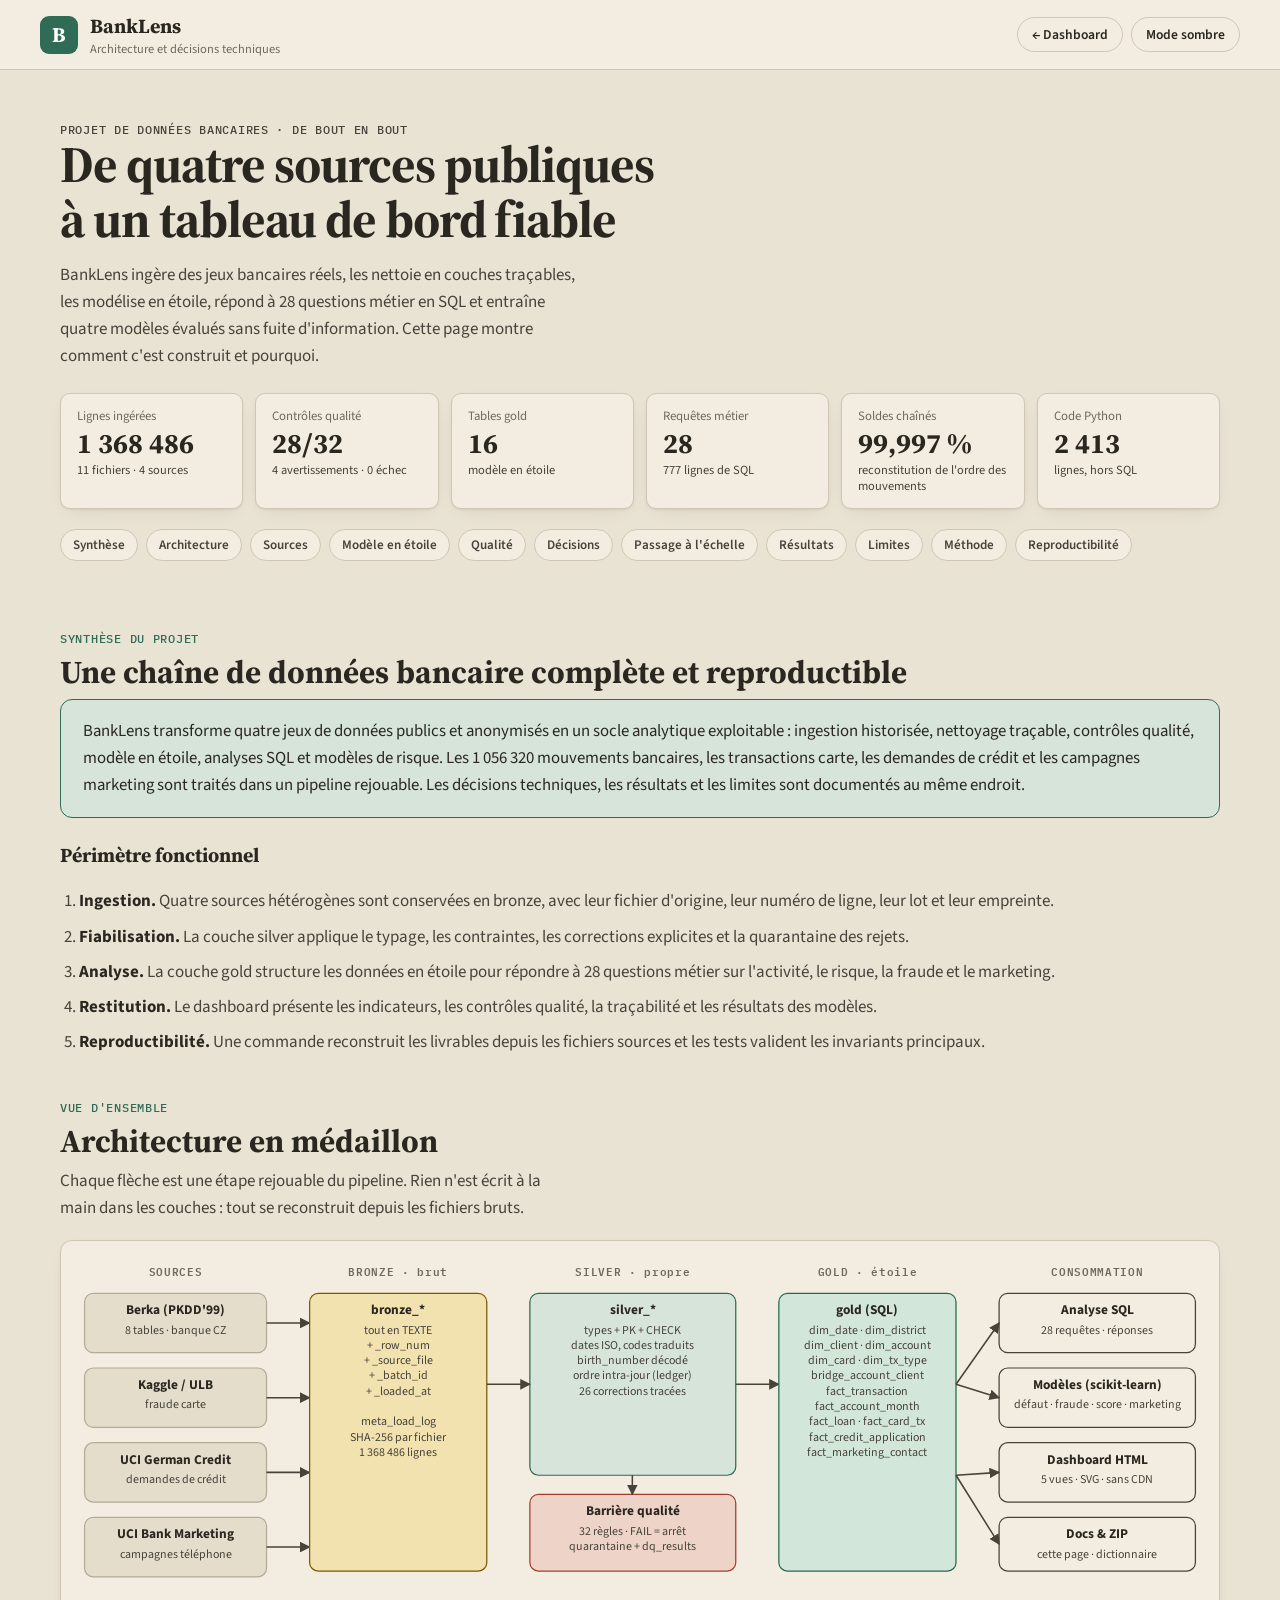
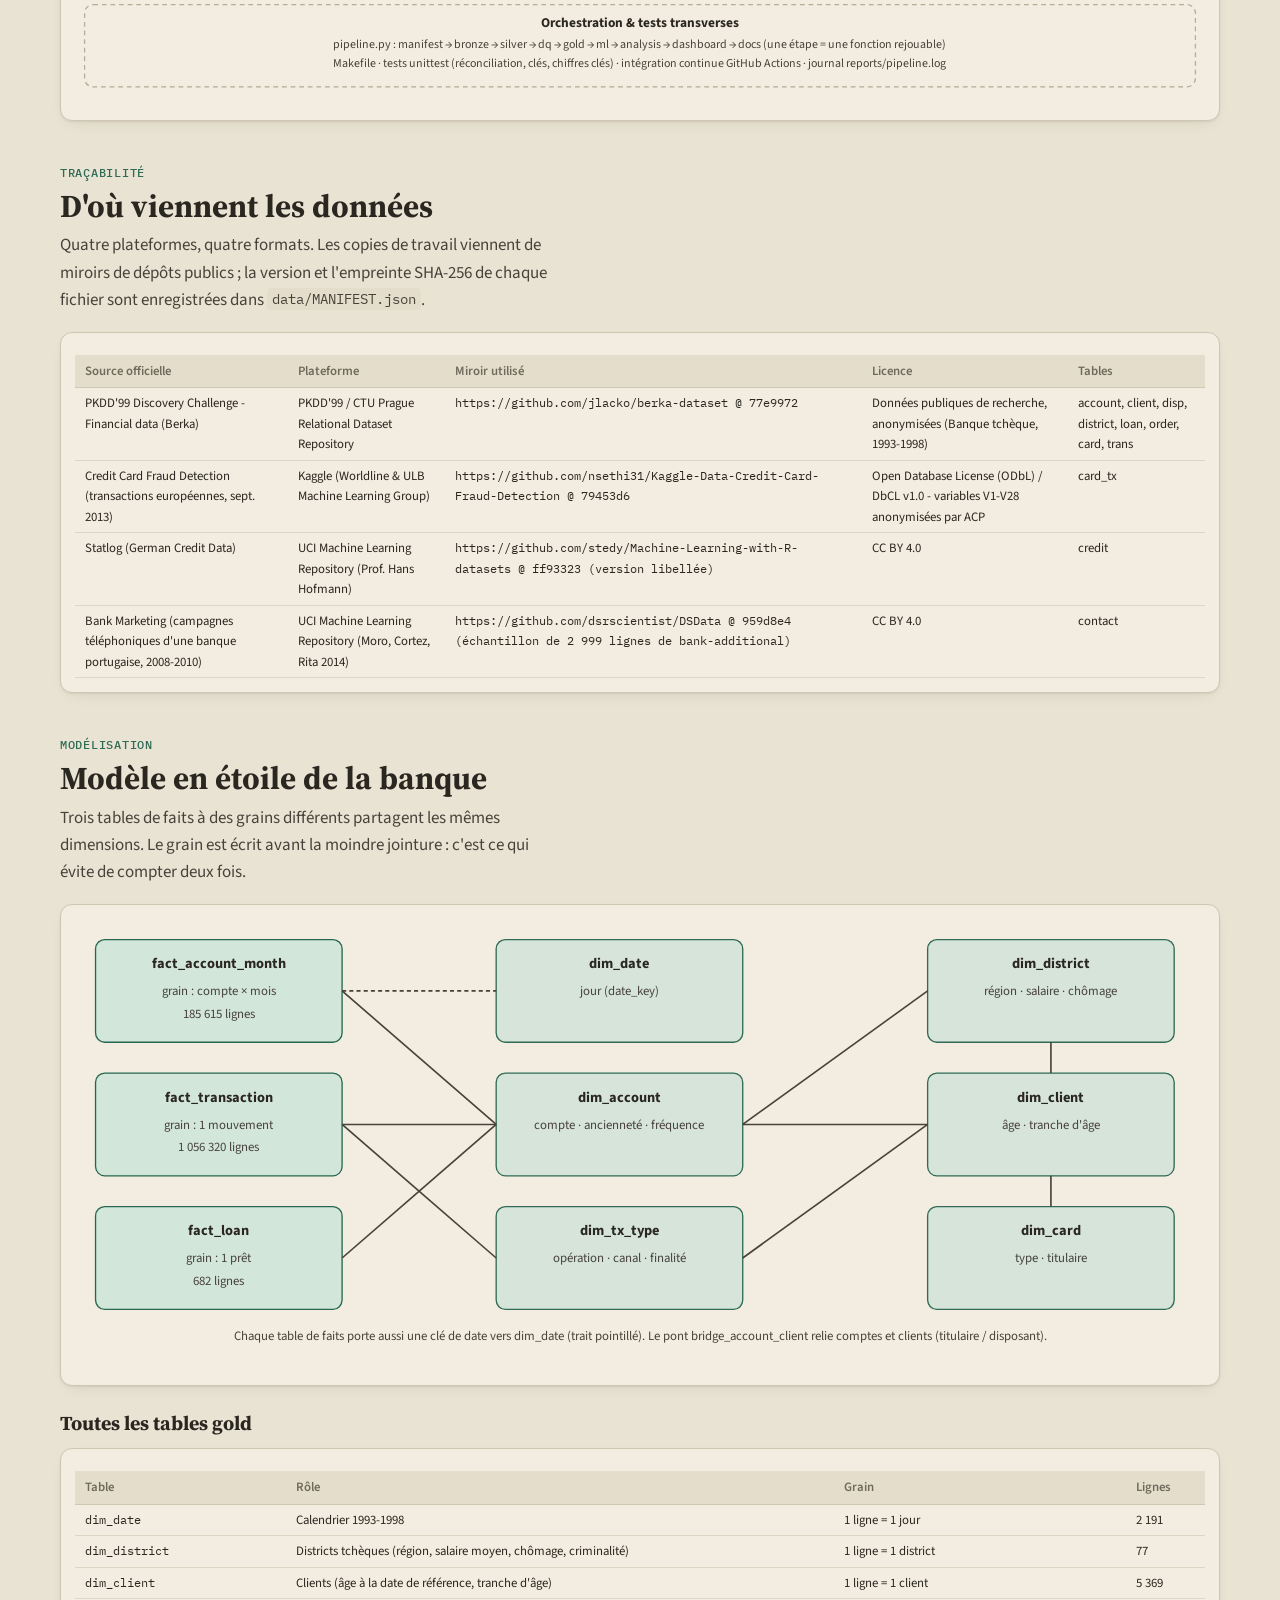
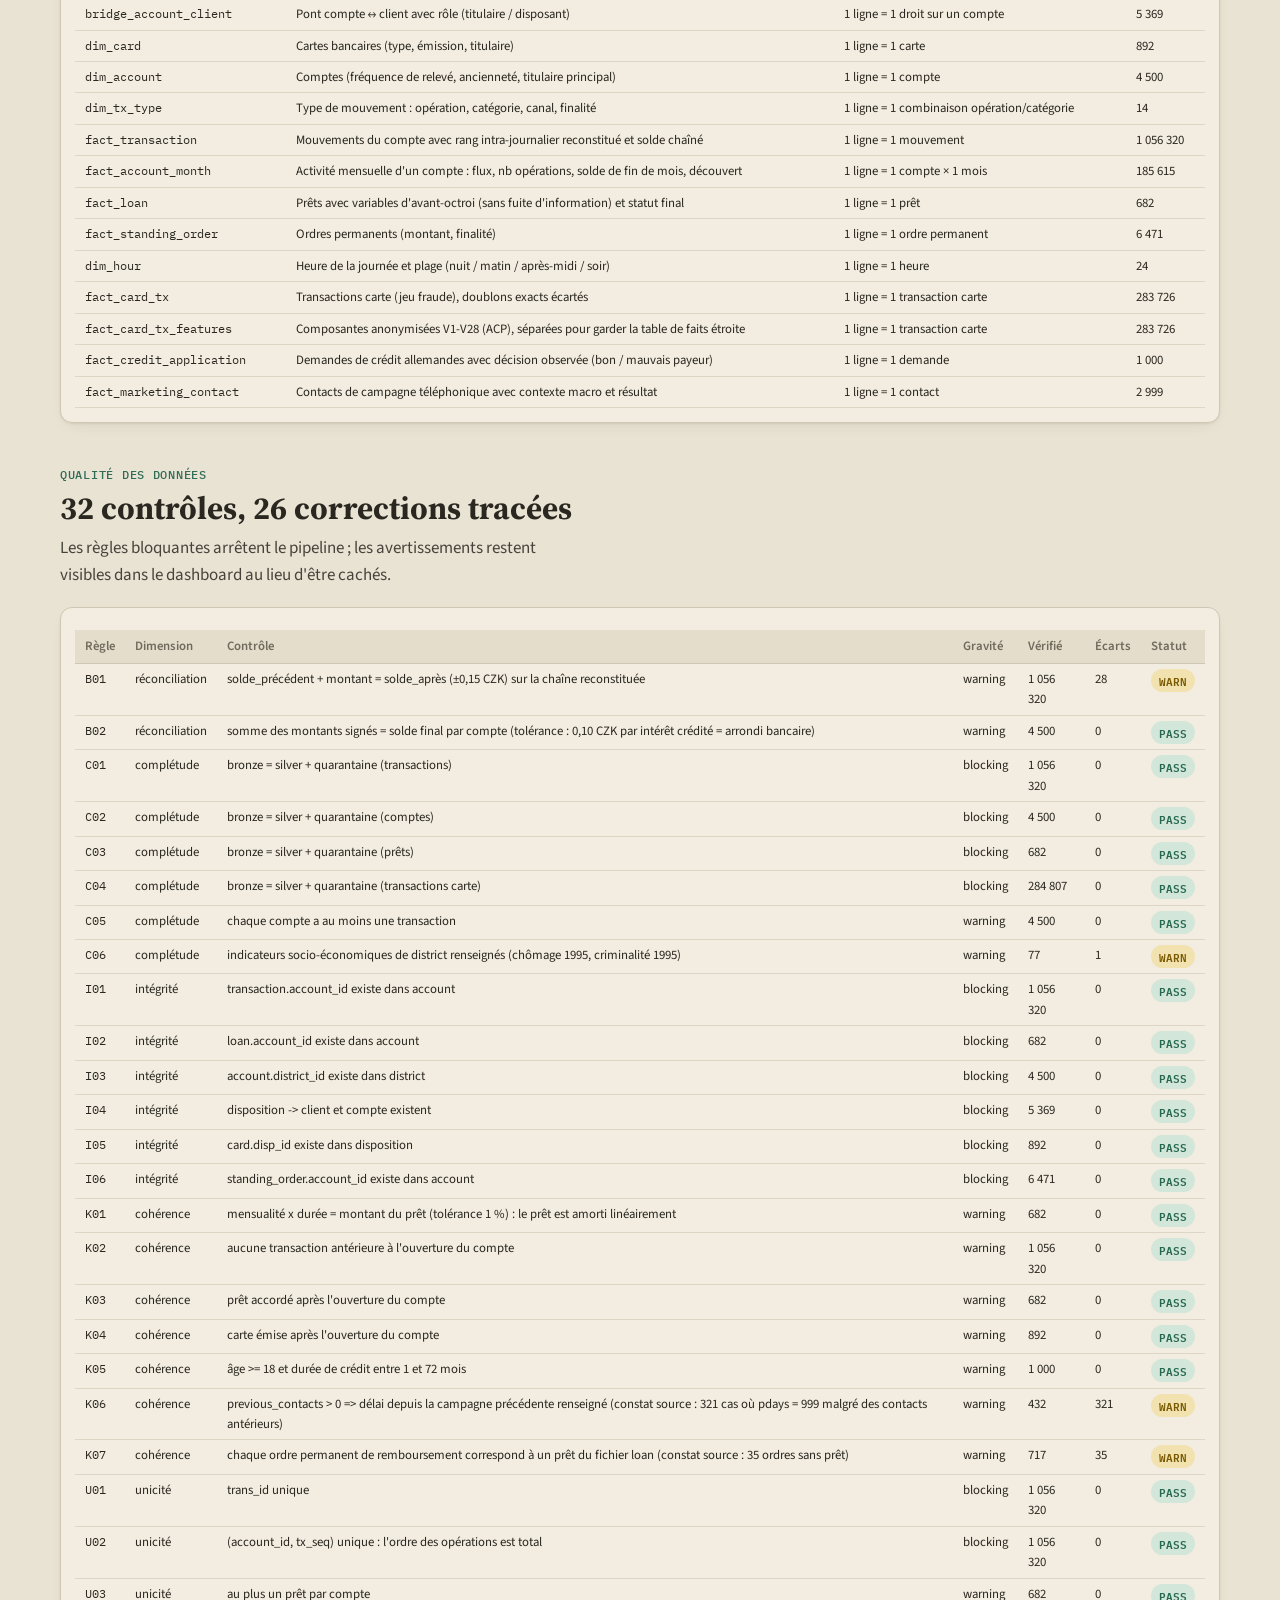
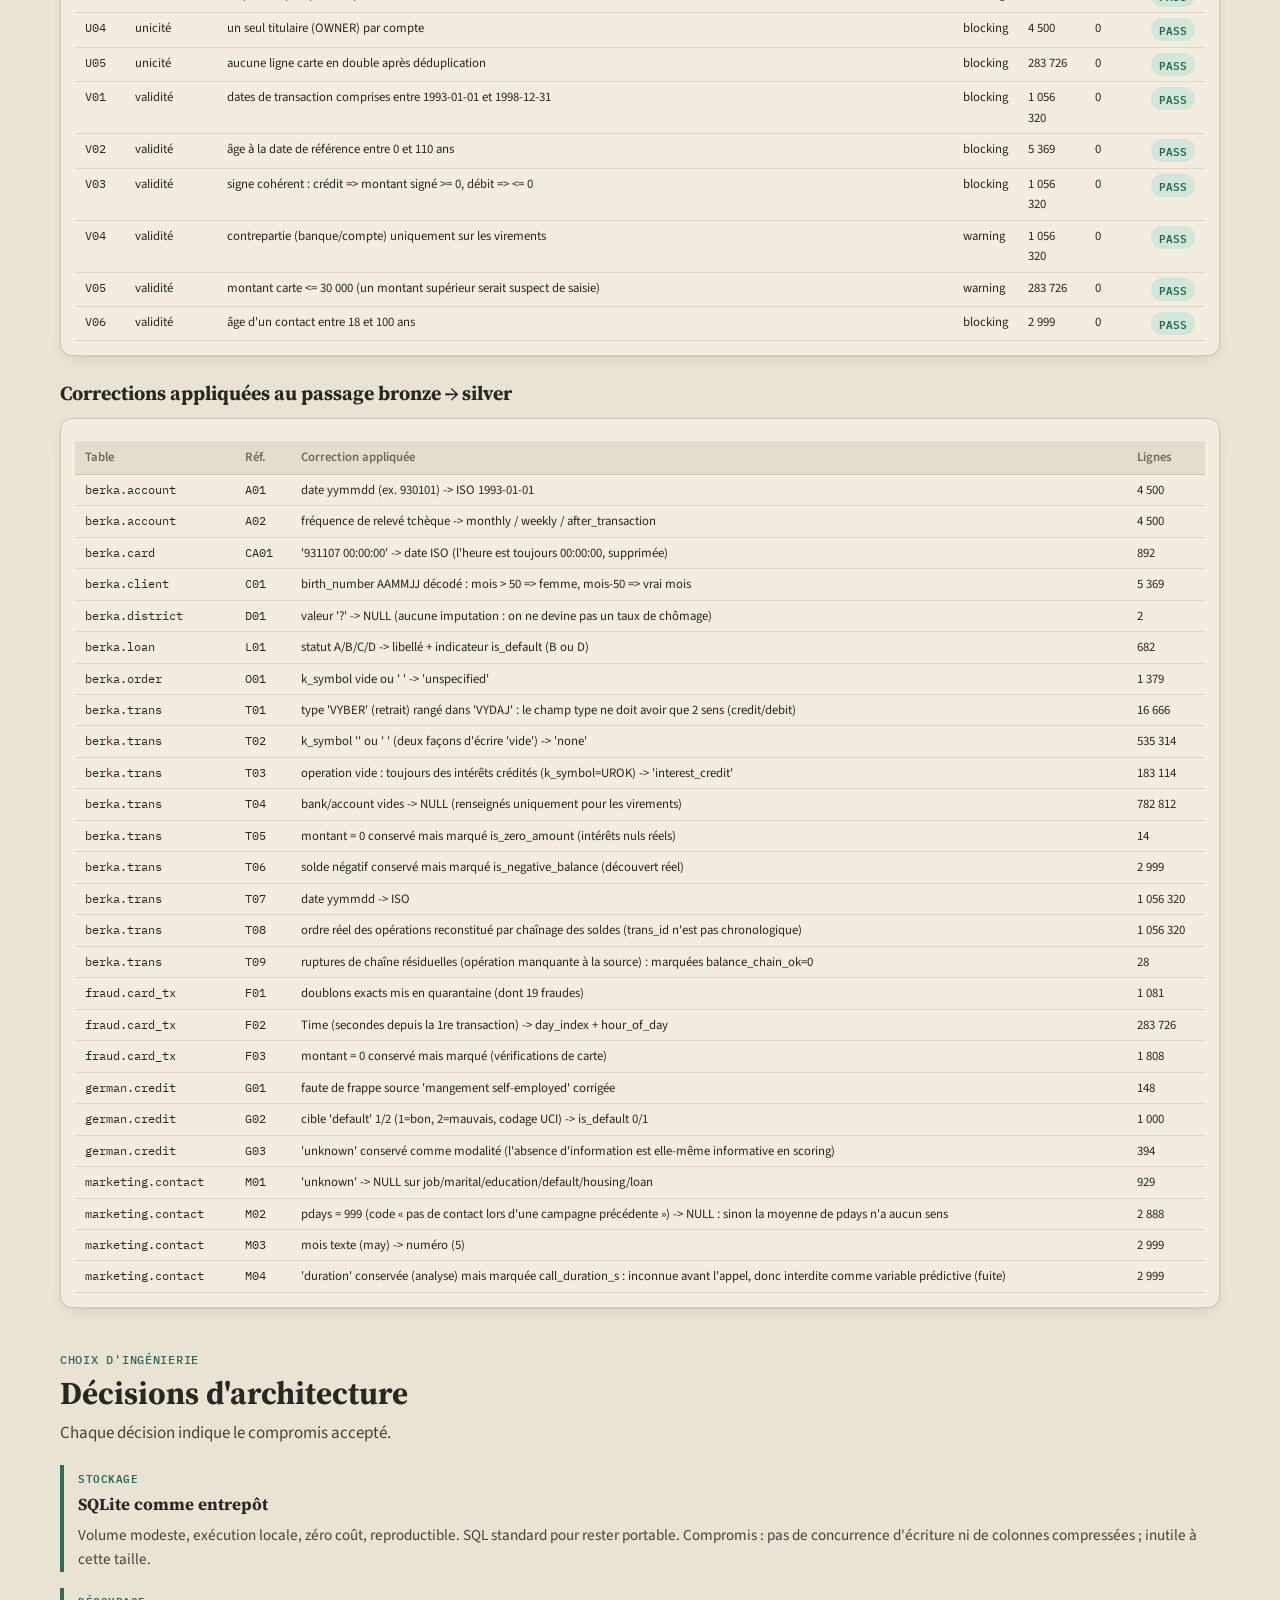
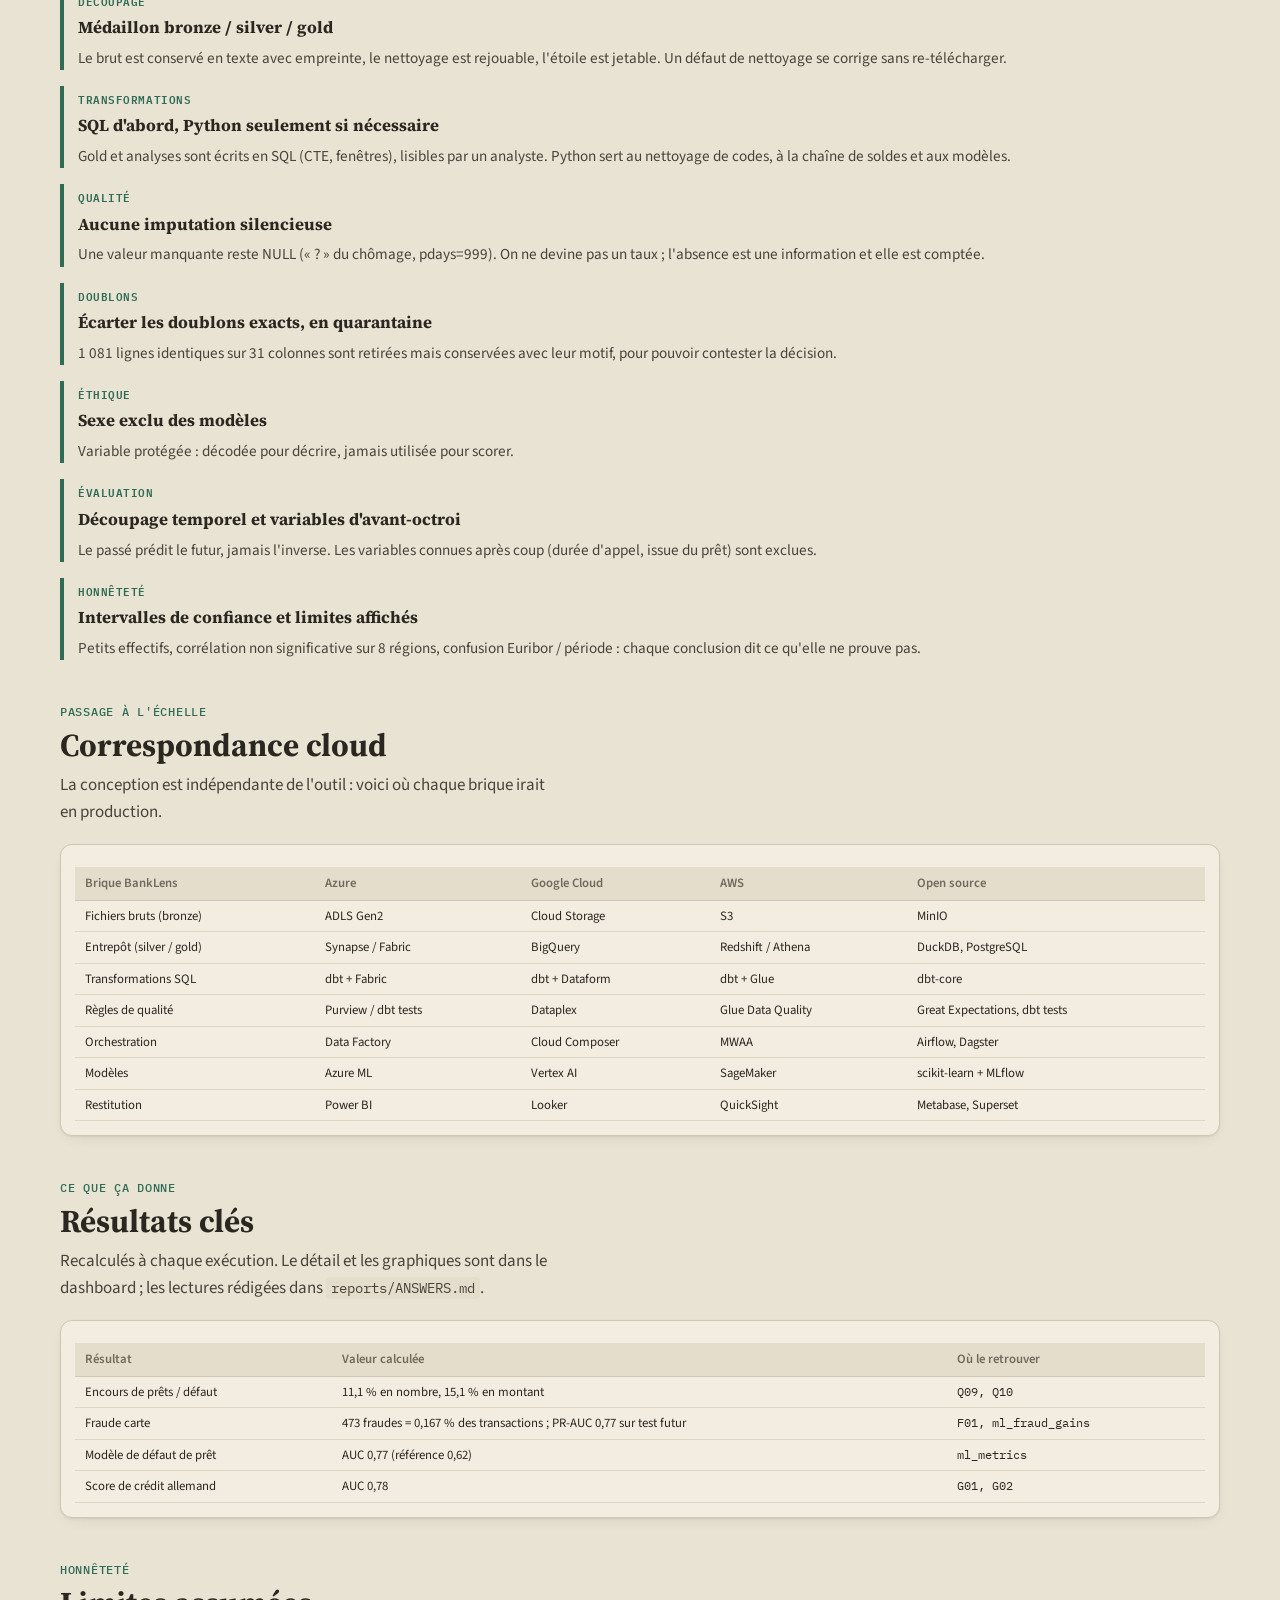
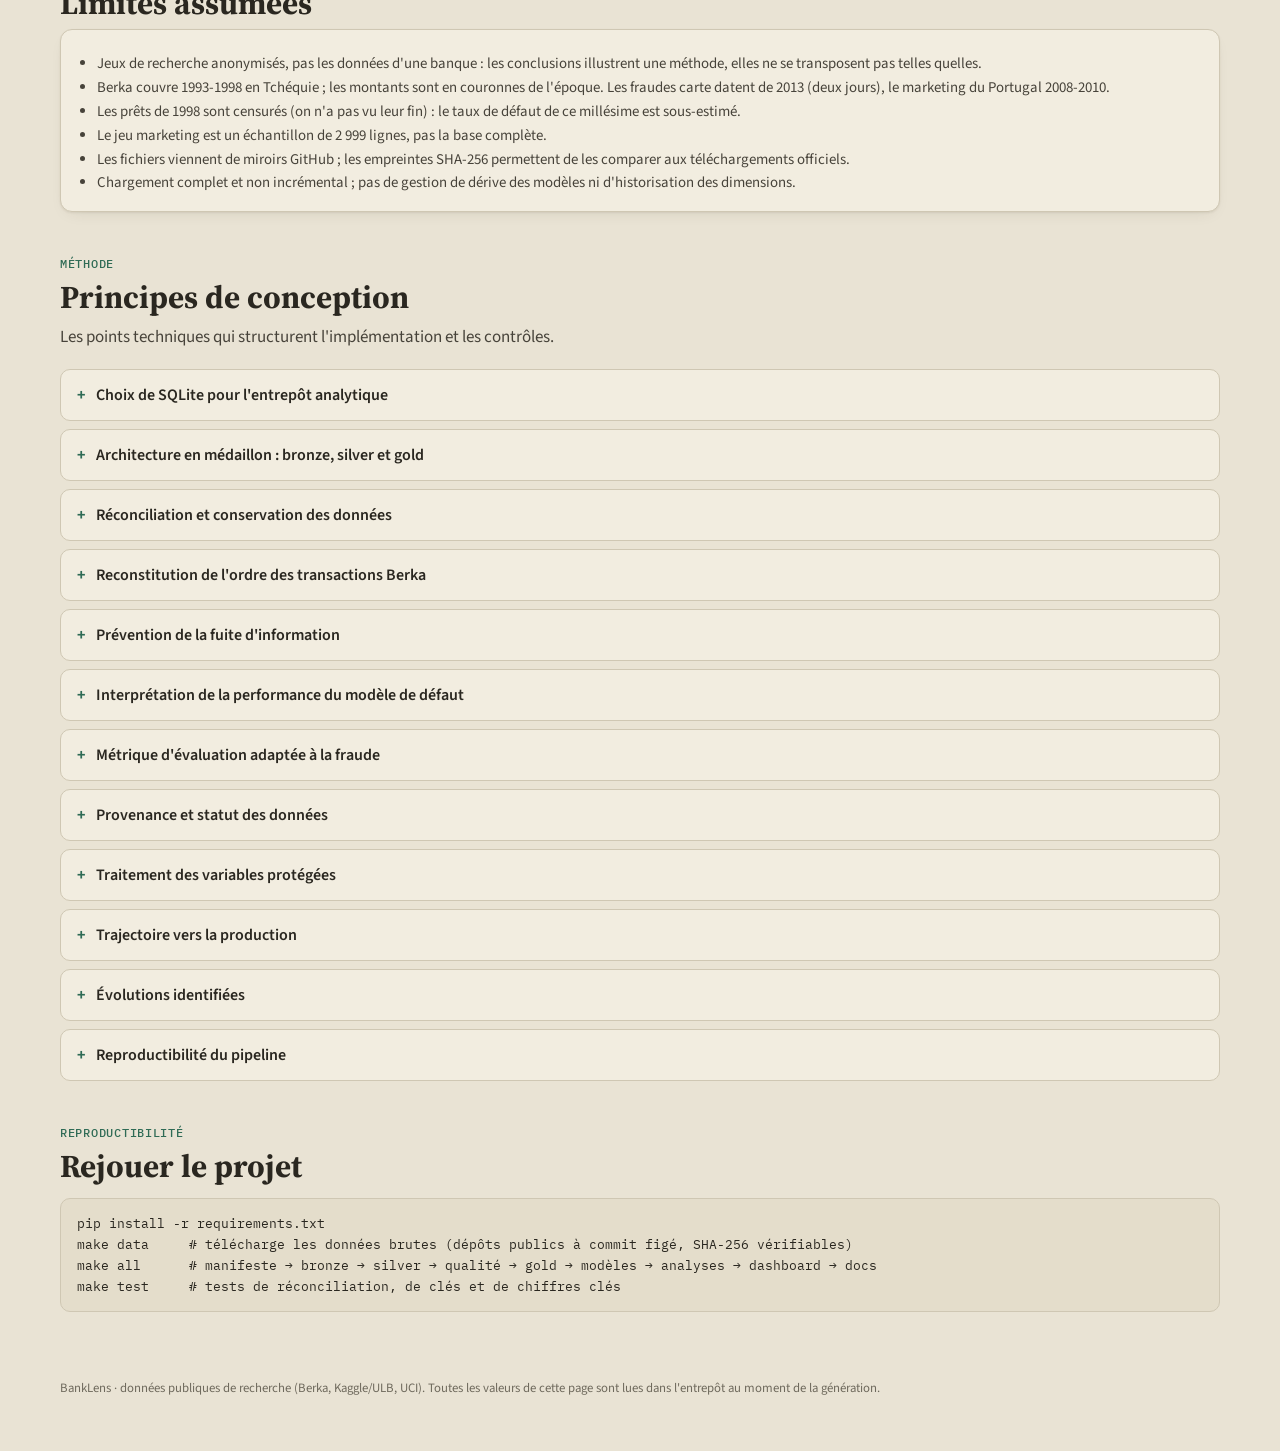
<file: dashboard/architecture.html>
<!doctype html><html lang="fr"><head><meta charset="utf-8"><meta name="viewport" content="width=device-width,initial-scale=1">
<title>BankLens - architecture</title>
<link rel="preconnect" href="https://fonts.googleapis.com"><link rel="preconnect" href="https://fonts.gstatic.com" crossorigin>
<link rel="stylesheet" href="https://fonts.googleapis.com/css2?family=Source+Serif+4:opsz,wght@8..60,400;8..60,600;8..60,700&family=Source+Sans+3:wght@400;500;600&family=IBM+Plex+Mono:wght@400;500&display=swap">
<style>:root{color-scheme:light;
--bg:#e9e3d4;--surface:#f2ede0;--surface-2:#e4ddcb;--ink:#2a2720;--ink-2:#47433a;--muted:#6f6a5d;--line:#cfc7b3;--line-soft:#ddd6c4;
--accent:#2f6b55;--accent-soft:#d6e4da;--on-accent:#fff;--bad:#a63d2a;--bad-soft:#eed3c8;--good:#25684f;--good-soft:#d3e6da;--warn:#7a5a00;--warn-soft:#f1e2b0;
--s1:#2a6fb5;--s2:#d0652f;--s3:#2e8a62;--alert:#d0652f;--grid:#d6cfbc;--axis:#b3ab96;
--f-display:"Source Serif 4",Georgia,"Times New Roman",serif;--f-body:"Source Sans 3","Segoe UI",system-ui,sans-serif;--f-mono:"IBM Plex Mono",ui-monospace,Menlo,Consolas,monospace;
--shadow:0 1px 2px rgba(60,50,30,.08),0 6px 18px -10px rgba(60,50,30,.18)}
:root[data-theme="dark"]{color-scheme:dark;
--bg:#1b1a17;--surface:#242320;--surface-2:#2d2b27;--ink:#f1ede4;--ink-2:#d2ccbf;--muted:#a39c8d;--line:#3b3832;--line-soft:#302e29;
--accent:#8fc3a8;--accent-soft:#26362e;--on-accent:#12201a;--bad:#e8a08f;--bad-soft:#3a2420;--good:#8fc3a8;--good-soft:#223329;--warn:#f0d58a;--warn-soft:#3a3016;
--s1:#4589d6;--s2:#dd6f3d;--s3:#29a578;--alert:#dd6f3d;--grid:#34322d;--axis:#4a463e;--shadow:0 1px 2px rgba(0,0,0,.35)}
*{box-sizing:border-box}html{scroll-behavior:smooth}
body{margin:0;background:var(--bg);color:var(--ink);font:17px/1.6 var(--f-body)}
h1,h2,h3{font-family:var(--f-display);margin:0;text-wrap:balance;color:var(--ink)}
.top{position:sticky;top:0;z-index:20;display:flex;flex-wrap:wrap;gap:12px 24px;align-items:center;padding:12px clamp(16px,4vw,40px);background:var(--surface);border-bottom:1px solid var(--line)}
.brand{display:flex;gap:12px;align-items:center}.brand b{font:700 1.25rem var(--f-display)}.brand small{display:block;color:var(--muted);font-size:.78rem;line-height:1.2}
.logo{display:grid;place-items:center;width:38px;height:38px;border-radius:9px;background:var(--accent);color:var(--on-accent);font:700 1.3rem var(--f-display)}
.tabs{display:flex;gap:4px;flex-wrap:wrap;margin-left:auto}.tab{font:600 .9rem var(--f-body);color:var(--ink-2);background:none;border:1px solid transparent;border-radius:8px;padding:8px 13px;cursor:pointer}
.tab:hover{background:var(--surface-2)}.tab[aria-selected="true"]{background:var(--accent-soft);color:var(--ink);border-color:var(--accent)}
.tools{display:flex;gap:8px}.btn{font:600 .85rem var(--f-body);color:var(--ink);text-decoration:none;background:var(--surface);border:1px solid var(--line);border-radius:99px;padding:7px 14px;cursor:pointer}.btn:hover{border-color:var(--accent)}
main{max-width:1240px;margin:0 auto;padding:28px clamp(16px,4vw,40px) 40px}
.vh{margin-bottom:22px}.kick{font:500 .76rem var(--f-mono);text-transform:uppercase;letter-spacing:.06em;color:var(--accent);margin:0 0 8px}
.vh h2{font-size:clamp(1.7rem,3.2vw,2.5rem);line-height:1.12;font-weight:700;letter-spacing:-.015em}.lead{max-width:62ch;color:var(--ink-2);margin:10px 0 0}
.kpis{display:grid;grid-template-columns:repeat(auto-fit,minmax(10.5rem,1fr));gap:12px;margin-bottom:22px}
.kpi{background:var(--surface);border:1px solid var(--line);border-radius:10px;padding:14px 16px;box-shadow:var(--shadow);min-width:0}
.kl{font-size:.8rem;color:var(--muted);line-height:1.25}.kv{font:700 1.75rem/1.15 var(--f-display);margin:4px 0 2px;white-space:nowrap;overflow:hidden;text-overflow:ellipsis}.ks{font-size:.78rem;color:var(--ink-2);line-height:1.3}
.kpi.warn .kv{color:var(--bad)}.kpi.good .kv{color:var(--good)}
.grid{display:grid;grid-template-columns:repeat(2,minmax(0,1fr));gap:18px}.card{margin:0;background:var(--surface);border:1px solid var(--line);border-radius:12px;padding:18px 20px 14px;box-shadow:var(--shadow);min-width:0}
.card.wide{grid-column:1/-1}.card h3{font-size:1.18rem;line-height:1.25;font-weight:700}.sub{margin:5px 0 12px;color:var(--muted);font-size:.84rem;line-height:1.4}
.plot{width:100%}.ch{width:100%;height:auto;display:block;overflow:visible}
.note{margin:8px 0 0;font-size:.84rem;color:var(--ink-2);padding:8px 11px;border-left:3px solid var(--accent);background:var(--accent-soft);border-radius:0 6px 6px 0}
.src{margin:12px 0 0;font:400 .72rem var(--f-mono);color:var(--muted)}
details.dv{margin-top:10px}details.dv summary{cursor:pointer;font-size:.82rem;color:var(--accent);font-weight:600}
.tw{overflow-x:auto;margin-top:8px}table{border-collapse:collapse;width:100%;font-size:.8rem}caption{text-align:left}
th{text-align:left;font-weight:600;color:var(--muted);background:var(--surface-2);padding:6px 10px;border-bottom:1px solid var(--line);white-space:nowrap}
td{padding:5px 10px;border-bottom:1px solid var(--line-soft);vertical-align:top}.r{text-align:right;font-variant-numeric:tabular-nums}.mono{font-family:var(--f-mono);font-size:.74rem}.sha{color:var(--muted)}
code{font-family:var(--f-mono);font-size:.85em;background:var(--surface-2);padding:.1em .35em;border-radius:4px}
.chip{display:inline-block;font:600 .68rem var(--f-mono);padding:2px 8px;border-radius:99px}.chip.ok{background:var(--good-soft);color:var(--good)}.chip.warn{background:var(--warn-soft);color:var(--warn)}.chip.ko{background:var(--bad-soft);color:var(--bad)}
/* graphiques */
svg line.gl{stroke:var(--grid);stroke-width:1}svg line.base{stroke:var(--axis);stroke-width:1.2}svg line.tick{stroke:var(--axis)}
svg .ax{fill:var(--muted);font:11px var(--f-body)}svg .ax.lab{fill:var(--ink-2);font-size:12px}svg .ax.em{fill:var(--ink-2);font-weight:600}
svg .vl{fill:var(--ink);font:600 11.5px var(--f-body);font-variant-numeric:tabular-nums}svg .vl.sm{font-size:10px}svg .lg{fill:var(--ink-2);font:12px var(--f-body)}
svg .mk.s1,svg .dot.s1{fill:var(--s1)}svg .mk.s2,svg .dot.s2{fill:var(--s2)}svg .mk.s3,svg .dot.s3{fill:var(--s3)}svg .mk.bad{fill:var(--alert)}
svg .mk{transition:opacity .15s}svg .mk:hover{opacity:.8}
svg .ln{fill:none;stroke-width:2.4;stroke-linejoin:round;stroke-linecap:round}svg .ln.s1{stroke:var(--s1)}svg .ln.s2{stroke:var(--s2)}svg .ln.s3{stroke:var(--s3)}
svg .hit{fill:transparent;cursor:crosshair}svg .hit:hover{fill:var(--ink);fill-opacity:.15}svg .ring{fill:none;stroke:var(--alert);stroke-width:2}svg .band{fill:var(--accent-soft);opacity:.6}
#tip{position:fixed;z-index:50;pointer-events:none;background:var(--ink);color:var(--bg);font:600 .78rem var(--f-body);padding:6px 10px;border-radius:6px;max-width:280px}
footer{max-width:1240px;margin:0 auto;padding:0 clamp(16px,4vw,40px) 40px;color:var(--muted);font-size:.8rem}
[hidden]{display:none!important}
@media (max-width:860px){.grid{grid-template-columns:minmax(0,1fr)}.tabs{margin-left:0;width:100%;overflow-x:auto;flex-wrap:nowrap}.tab{white-space:nowrap}.tools{margin-left:auto}.brand small{display:none}}
@media (max-width:430px){.kv{font-size:1.5rem}.card{padding:14px 12px 12px}}
@media print{.top,#tip{display:none}.view{display:block!important;break-after:page}.card{break-inside:avoid;box-shadow:none}}

.hero{padding:10px 0 26px}.hero h1{font-size:clamp(2rem,4.4vw,3.2rem);line-height:1.08;letter-spacing:-.02em;font-weight:700;max-width:30ch}
.hero p{max-width:66ch;color:var(--ink-2);margin:14px 0 0}
.toc{display:flex;gap:8px;flex-wrap:wrap;margin:20px 0 0}.toc a{font:600 .82rem var(--f-body);text-decoration:none;color:var(--ink-2);border:1px solid var(--line);border-radius:99px;padding:6px 12px;background:var(--surface)}.toc a:hover{border-color:var(--accent);color:var(--ink)}
.blk{margin-top:44px}.blk>h2{font-size:clamp(1.5rem,2.6vw,2rem);line-height:1.15;margin:4px 0 8px}.blk>.lead{margin:0 0 18px}
.scroll{overflow-x:auto;background:var(--surface);border:1px solid var(--line);border-radius:12px;padding:14px;box-shadow:var(--shadow)}
svg.arch{width:100%;min-width:900px;height:auto;display:block}
svg.arch rect{stroke-width:1.3}svg.arch .b-src{fill:var(--surface-2);stroke:var(--axis)}svg.arch .b-br{fill:var(--warn-soft);stroke:var(--warn)}svg.arch .b-si{fill:var(--accent-soft);stroke:var(--accent)}
svg.arch .b-dq{fill:var(--bad-soft);stroke:var(--bad)}svg.arch .b-go{fill:var(--good-soft);stroke:var(--good)}svg.arch .b-co{fill:var(--surface);stroke:var(--ink-2)}svg.arch .b-or{fill:none;stroke:var(--axis);stroke-dasharray:5 4}
svg.arch .bt{fill:var(--ink);font:700 14px var(--f-body)}svg.arch .bl{fill:var(--ink-2);font:12.5px var(--f-body)}svg.arch .ch2{fill:var(--muted);font:600 11.5px var(--f-mono);letter-spacing:.06em}
svg.arch .ar{stroke:var(--ink-2);stroke-width:1.6;fill:none}svg.arch .ar.dash{stroke-dasharray:4 3}svg.arch .ahp{fill:var(--ink-2)}
.two{display:grid;grid-template-columns:repeat(auto-fit,minmax(min(100%,19rem),1fr));gap:16px}
.box{background:var(--surface);border:1px solid var(--line);border-radius:12px;padding:16px 18px;box-shadow:var(--shadow);min-width:0}
.box h3{font-size:1.1rem;margin:0 0 6px}.box p{margin:6px 0;color:var(--ink-2);font-size:.95rem}.box ul{margin:6px 0 0;padding-left:1.1rem;color:var(--ink-2);font-size:.93rem}
.adr{border-left:4px solid var(--accent);padding-left:14px;margin:0 0 16px}.adr h3{font-size:1.05rem;margin:0}.adr p{margin:4px 0;color:var(--ink-2);font-size:.95rem}.adr .tag{font:600 .7rem var(--f-mono);color:var(--accent);text-transform:uppercase;letter-spacing:.05em}
details.qa{background:var(--surface);border:1px solid var(--line);border-radius:10px;padding:2px 16px;margin-bottom:8px}details.qa summary{cursor:pointer;font:600 1rem var(--f-body);padding:12px 0;list-style:none}
details.qa summary::-webkit-details-marker{display:none}details.qa summary::before{content:"+";display:inline-block;width:1.2em;color:var(--accent);font-weight:700}details.qa[open] summary::before{content:"–"}
details.qa p{margin:0 0 14px;color:var(--ink-2)}
pre.cmd{background:var(--surface-2);border:1px solid var(--line);border-radius:10px;padding:14px 16px;overflow-x:auto;font:.84rem/1.55 var(--f-mono);color:var(--ink)}
.pitch{background:var(--accent-soft);border:1px solid var(--accent);border-radius:12px;padding:18px 22px;color:var(--ink);font-size:1.05rem}.pitch p{margin:0}
ol.walk{padding-left:1.2rem;color:var(--ink-2)}ol.walk li{margin:8px 0}ol.walk b{color:var(--ink)}
.hn{display:grid;grid-template-columns:repeat(auto-fit,minmax(9.5rem,1fr));gap:12px;margin-top:22px}
</style></head><body>
<header class="top"><div class="brand"><span class="logo">B</span><div><b>BankLens</b><small>Architecture et décisions techniques</small></div></div>
<div class="tools" style="margin-left:auto"><a class="btn" href="index.html">← Dashboard</a><button class="btn" id="theme" aria-label="Changer de thème">Mode sombre</button></div></header>
<main>
<section class="hero"><p class="kick">Projet de données bancaires · de bout en bout</p>
<h1>De quatre sources publiques à un tableau de bord fiable</h1>
<p>BankLens ingère des jeux bancaires réels, les nettoie en couches traçables, les modélise en étoile, répond à 28 questions métier en SQL et entraîne quatre modèles évalués sans fuite d'information. Cette page montre comment c'est construit et pourquoi.</p>
<div class="hn"><div class="kpi"><div class="kl">Lignes ingérées</div><div class="kv">1 368 486</div><div class="ks">11 fichiers · 4 sources</div></div><div class="kpi"><div class="kl">Contrôles qualité</div><div class="kv">28/32</div><div class="ks">4 avertissements · 0 échec</div></div><div class="kpi"><div class="kl">Tables gold</div><div class="kv">16</div><div class="ks">modèle en étoile</div></div><div class="kpi"><div class="kl">Requêtes métier</div><div class="kv">28</div><div class="ks">777 lignes de SQL</div></div><div class="kpi"><div class="kl">Soldes chaînés</div><div class="kv">99,997&nbsp;%</div><div class="ks">reconstitution de l'ordre des mouvements</div></div><div class="kpi"><div class="kl">Code Python</div><div class="kv">2 413</div><div class="ks">lignes, hors SQL</div></div></div>
<nav class="toc" aria-label="Sommaire"><a href="#synthese">Synthèse</a><a href="#archi">Architecture</a><a href="#lineage">Sources</a><a href="#etoile">Modèle en étoile</a><a href="#qualite">Qualité</a><a href="#adr">Décisions</a><a href="#cloud">Passage à l'échelle</a><a href="#resultats">Résultats</a><a href="#limites">Limites</a><a href="#methodes">Méthode</a><a href="#rejouer">Reproductibilité</a></nav></section>

<section class="blk" id="synthese"><p class="kick">Synthèse du projet</p><h2>Une chaîne de données bancaire complète et reproductible</h2>
<div class="pitch"><p>BankLens transforme quatre jeux de données publics et anonymisés en un socle analytique exploitable : ingestion historisée, nettoyage traçable, contrôles qualité, modèle en étoile, analyses SQL et modèles de risque. Les 1 056 320 mouvements bancaires, les transactions carte, les demandes de crédit et les campagnes marketing sont traités dans un pipeline rejouable. Les décisions techniques, les résultats et les limites sont documentés au même endroit.</p></div>
<h3 style="margin:22px 0 4px">Périmètre fonctionnel</h3>
<ol class="walk"><li><b>Ingestion.</b> Quatre sources hétérogènes sont conservées en bronze, avec leur fichier d'origine, leur numéro de ligne, leur lot et leur empreinte.</li>
<li><b>Fiabilisation.</b> La couche silver applique le typage, les contraintes, les corrections explicites et la quarantaine des rejets.</li>
<li><b>Analyse.</b> La couche gold structure les données en étoile pour répondre à 28 questions métier sur l'activité, le risque, la fraude et le marketing.</li>
<li><b>Restitution.</b> Le dashboard présente les indicateurs, les contrôles qualité, la traçabilité et les résultats des modèles.</li>
<li><b>Reproductibilité.</b> Une commande reconstruit les livrables depuis les fichiers sources et les tests valident les invariants principaux.</li></ol></section>

<section class="blk" id="archi"><p class="kick">Vue d'ensemble</p><h2>Architecture en médaillon</h2><p class="lead">Chaque flèche est une étape rejouable du pipeline. Rien n'est écrit à la main dans les couches : tout se reconstruit depuis les fichiers bruts.</p>
<div class="scroll"><svg class="arch" viewBox="0 0 1180 470" role="img" aria-label="Architecture BankLens : sources, bronze, silver, gold, consommation"><defs><marker id="ah" viewBox="0 0 10 10" refX="9" refY="5" markerWidth="7" markerHeight="7" orient="auto-start-reverse"><path d="M0,0 L10,5 L0,10 z" class="ahp"/></marker></defs><text class="ch2" x="105.0" y="22" text-anchor="middle">SOURCES</text><text class="ch2" x="337.5" y="22" text-anchor="middle">BRONZE · brut</text><text class="ch2" x="582.5" y="22" text-anchor="middle">SILVER · propre</text><text class="ch2" x="827.5" y="22" text-anchor="middle">GOLD · étoile</text><text class="ch2" x="1067.5" y="22" text-anchor="middle">CONSOMMATION</text><g><rect class="b-src" x="10" y="40" width="190" height="62" rx="9"/><text class="bt" x="105.0" y="62" text-anchor="middle">Berka (PKDD&#x27;99)</text><text class="bl" x="105.0" y="82" text-anchor="middle">8 tables · banque CZ</text></g><line class="ar" x1="200" y1="71" x2="245" y2="71" marker-end="url(#ah)"/><g><rect class="b-src" x="10" y="118" width="190" height="62" rx="9"/><text class="bt" x="105.0" y="140" text-anchor="middle">Kaggle / ULB</text><text class="bl" x="105.0" y="160" text-anchor="middle">fraude carte</text></g><line class="ar" x1="200" y1="149" x2="245" y2="149" marker-end="url(#ah)"/><g><rect class="b-src" x="10" y="196" width="190" height="62" rx="9"/><text class="bt" x="105.0" y="218" text-anchor="middle">UCI German Credit</text><text class="bl" x="105.0" y="238" text-anchor="middle">demandes de crédit</text></g><line class="ar" x1="200" y1="227" x2="245" y2="227" marker-end="url(#ah)"/><g><rect class="b-src" x="10" y="274" width="190" height="62" rx="9"/><text class="bt" x="105.0" y="296" text-anchor="middle">UCI Bank Marketing</text><text class="bl" x="105.0" y="316" text-anchor="middle">campagnes téléphone</text></g><line class="ar" x1="200" y1="305" x2="245" y2="305" marker-end="url(#ah)"/><g><rect class="b-br" x="245" y="40" width="185" height="290" rx="9"/><text class="bt" x="337.5" y="62" text-anchor="middle">bronze_*</text><text class="bl" x="337.5" y="82" text-anchor="middle">tout en TEXTE</text><text class="bl" x="337.5" y="98" text-anchor="middle">+ _row_num</text><text class="bl" x="337.5" y="114" text-anchor="middle">+ _source_file</text><text class="bl" x="337.5" y="130" text-anchor="middle">+ _batch_id</text><text class="bl" x="337.5" y="146" text-anchor="middle">+ _loaded_at</text><text class="bl" x="337.5" y="162" text-anchor="middle"></text><text class="bl" x="337.5" y="178" text-anchor="middle">meta_load_log</text><text class="bl" x="337.5" y="194" text-anchor="middle">SHA-256 par fichier</text><text class="bl" x="337.5" y="210" text-anchor="middle">1 368 486 lignes</text></g><g><rect class="b-si" x="475" y="40" width="215" height="190" rx="9"/><text class="bt" x="582.5" y="62" text-anchor="middle">silver_*</text><text class="bl" x="582.5" y="82" text-anchor="middle">types + PK + CHECK</text><text class="bl" x="582.5" y="98" text-anchor="middle">dates ISO, codes traduits</text><text class="bl" x="582.5" y="114" text-anchor="middle">birth_number décodé</text><text class="bl" x="582.5" y="130" text-anchor="middle">ordre intra-jour (ledger)</text><text class="bl" x="582.5" y="146" text-anchor="middle">26 corrections tracées</text></g><line class="ar" x1="430" y1="135" x2="475" y2="135" marker-end="url(#ah)"/><g><rect class="b-dq" x="475" y="250" width="215" height="80" rx="9"/><text class="bt" x="582.5" y="272" text-anchor="middle">Barrière qualité</text><text class="bl" x="582.5" y="292" text-anchor="middle">32 règles · FAIL = arrêt</text><text class="bl" x="582.5" y="308" text-anchor="middle">quarantaine + dq_results</text></g><line class="ar" x1="582" y1="230" x2="582" y2="250" marker-end="url(#ah)"/><line class="ar" x1="690" y1="135" x2="735" y2="135" marker-end="url(#ah)"/><g><rect class="b-go" x="735" y="40" width="185" height="290" rx="9"/><text class="bt" x="827.5" y="62" text-anchor="middle">gold (SQL)</text><text class="bl" x="827.5" y="82" text-anchor="middle">dim_date · dim_district</text><text class="bl" x="827.5" y="98" text-anchor="middle">dim_client · dim_account</text><text class="bl" x="827.5" y="114" text-anchor="middle">dim_card · dim_tx_type</text><text class="bl" x="827.5" y="130" text-anchor="middle">bridge_account_client</text><text class="bl" x="827.5" y="146" text-anchor="middle">fact_transaction</text><text class="bl" x="827.5" y="162" text-anchor="middle">fact_account_month</text><text class="bl" x="827.5" y="178" text-anchor="middle">fact_loan · fact_card_tx</text><text class="bl" x="827.5" y="194" text-anchor="middle">fact_credit_application</text><text class="bl" x="827.5" y="210" text-anchor="middle">fact_marketing_contact</text></g><g><rect class="b-co" x="965" y="40" width="205" height="62" rx="9"/><text class="bt" x="1067.5" y="62" text-anchor="middle">Analyse SQL</text><text class="bl" x="1067.5" y="82" text-anchor="middle">28 requêtes · réponses</text></g><g><rect class="b-co" x="965" y="118" width="205" height="62" rx="9"/><text class="bt" x="1067.5" y="140" text-anchor="middle">Modèles (scikit-learn)</text><text class="bl" x="1067.5" y="160" text-anchor="middle">défaut · fraude · score · marketing</text></g><g><rect class="b-co" x="965" y="196" width="205" height="62" rx="9"/><text class="bt" x="1067.5" y="218" text-anchor="middle">Dashboard HTML</text><text class="bl" x="1067.5" y="238" text-anchor="middle">5 vues · SVG · sans CDN</text></g><g><rect class="b-co" x="965" y="274" width="205" height="56" rx="9"/><text class="bt" x="1067.5" y="296" text-anchor="middle">Docs &amp; ZIP</text><text class="bl" x="1067.5" y="316" text-anchor="middle">cette page · dictionnaire</text></g><line class="ar" x1="920" y1="135" x2="965" y2="71" marker-end="url(#ah)"/><line class="ar" x1="920" y1="135" x2="965" y2="149" marker-end="url(#ah)"/><line class="ar" x1="920" y1="230" x2="965" y2="227" marker-end="url(#ah)"/><line class="ar" x1="920" y1="230" x2="965" y2="302" marker-end="url(#ah)"/><rect class="b-or" x="10" y="365" width="1160" height="86" rx="9"/><text class="bt" x="590" y="388" text-anchor="middle">Orchestration &amp; tests transverses</text><text class="bl" x="590" y="410" text-anchor="middle">pipeline.py : manifest → bronze → silver → dq → gold → ml → analysis → dashboard → docs (une étape = une fonction rejouable)</text><text class="bl" x="590" y="430" text-anchor="middle">Makefile · tests unittest (réconciliation, clés, chiffres clés) · intégration continue GitHub Actions · journal reports/pipeline.log</text></svg></div></section>

<section class="blk" id="lineage"><p class="kick">Traçabilité</p><h2>D'où viennent les données</h2><p class="lead">Quatre plateformes, quatre formats. Les copies de travail viennent de miroirs de dépôts publics ; la version et l'empreinte SHA-256 de chaque fichier sont enregistrées dans <code>data/MANIFEST.json</code>.</p>
<div class="scroll"><div class="tw"><table><thead><tr><th>Source officielle</th><th>Plateforme</th><th>Miroir utilisé</th><th>Licence</th><th>Tables</th></tr></thead><tbody><tr><td>PKDD&#x27;99 Discovery Challenge - Financial data (Berka)</td><td>PKDD&#x27;99 / CTU Prague Relational Dataset Repository</td><td><span class="mono">https://github.com/jlacko/berka-dataset @ 77e9972</span></td><td>Données publiques de recherche, anonymisées (Banque tchèque, 1993-1998)</td><td>account, client, disp, district, loan, order, card, trans</td></tr><tr><td>Credit Card Fraud Detection (transactions européennes, sept. 2013)</td><td>Kaggle (Worldline &amp; ULB Machine Learning Group)</td><td><span class="mono">https://github.com/nsethi31/Kaggle-Data-Credit-Card-Fraud-Detection @ 79453d6</span></td><td>Open Database License (ODbL) / DbCL v1.0 - variables V1-V28 anonymisées par ACP</td><td>card_tx</td></tr><tr><td>Statlog (German Credit Data)</td><td>UCI Machine Learning Repository (Prof. Hans Hofmann)</td><td><span class="mono">https://github.com/stedy/Machine-Learning-with-R-datasets @ ff93323 (version libellée)</span></td><td>CC BY 4.0</td><td>credit</td></tr><tr><td>Bank Marketing (campagnes téléphoniques d&#x27;une banque portugaise, 2008-2010)</td><td>UCI Machine Learning Repository (Moro, Cortez, Rita 2014)</td><td><span class="mono">https://github.com/dsrscientist/DSData @ 959d8e4 (échantillon de 2 999 lignes de bank-additional)</span></td><td>CC BY 4.0</td><td>contact</td></tr></tbody></table></div></div></section>

<section class="blk" id="etoile"><p class="kick">Modélisation</p><h2>Modèle en étoile de la banque</h2><p class="lead">Trois tables de faits à des grains différents partagent les mêmes dimensions. Le grain est écrit avant la moindre jointure : c'est ce qui évite de compter deux fois.</p>
<div class="scroll"><svg class="arch" viewBox="0 0 1100 440" role="img" aria-label="Modèle en étoile de la banque"><rect class="b-go" x="20" y="20" width="240" height="100" rx="9"/><text class="bt" x="140" y="48" text-anchor="middle">fact_account_month</text><text class="bl" x="140" y="74" text-anchor="middle">grain : compte × mois</text><text class="bl" x="140" y="96" text-anchor="middle">185 615 lignes</text><rect class="b-go" x="20" y="150" width="240" height="100" rx="9"/><text class="bt" x="140" y="178" text-anchor="middle">fact_transaction</text><text class="bl" x="140" y="204" text-anchor="middle">grain : 1 mouvement</text><text class="bl" x="140" y="226" text-anchor="middle">1 056 320 lignes</text><rect class="b-go" x="20" y="280" width="240" height="100" rx="9"/><text class="bt" x="140" y="308" text-anchor="middle">fact_loan</text><text class="bl" x="140" y="334" text-anchor="middle">grain : 1 prêt</text><text class="bl" x="140" y="356" text-anchor="middle">682 lignes</text><rect class="b-si" x="410" y="20" width="240" height="100" rx="9"/><text class="bt" x="530" y="48" text-anchor="middle">dim_date</text><text class="bl" x="530" y="74" text-anchor="middle">jour (date_key)</text><rect class="b-si" x="410" y="150" width="240" height="100" rx="9"/><text class="bt" x="530" y="178" text-anchor="middle">dim_account</text><text class="bl" x="530" y="204" text-anchor="middle">compte · ancienneté · fréquence</text><rect class="b-si" x="410" y="280" width="240" height="100" rx="9"/><text class="bt" x="530" y="308" text-anchor="middle">dim_tx_type</text><text class="bl" x="530" y="334" text-anchor="middle">opération · canal · finalité</text><rect class="b-si" x="830" y="20" width="240" height="100" rx="9"/><text class="bt" x="950" y="48" text-anchor="middle">dim_district</text><text class="bl" x="950" y="74" text-anchor="middle">région · salaire · chômage</text><rect class="b-si" x="830" y="150" width="240" height="100" rx="9"/><text class="bt" x="950" y="178" text-anchor="middle">dim_client</text><text class="bl" x="950" y="204" text-anchor="middle">âge · tranche d'âge</text><rect class="b-si" x="830" y="280" width="240" height="100" rx="9"/><text class="bt" x="950" y="308" text-anchor="middle">dim_card</text><text class="bl" x="950" y="334" text-anchor="middle">type · titulaire</text><line class="ar dash" x1="260" y1="70" x2="410" y2="70"/><line class="ar" x1="260" y1="70" x2="410" y2="200"/><line class="ar" x1="260" y1="200" x2="410" y2="200"/><line class="ar" x1="260" y1="200" x2="410" y2="330"/><line class="ar" x1="260" y1="330" x2="410" y2="200"/><line class="ar" x1="650" y1="200" x2="830" y2="200"/><line class="ar" x1="650" y1="200" x2="830" y2="70"/><line class="ar" x1="650" y1="330" x2="830" y2="200"/><line class="ar" x1="950" y1="150" x2="950" y2="120"/><line class="ar" x1="950" y1="280" x2="950" y2="250"/><text class="bl" x="550" y="410" text-anchor="middle">Chaque table de faits porte aussi une clé de date vers dim_date (trait pointillé). Le pont bridge_account_client relie comptes et clients (titulaire / disposant).</text></svg></div>
<h3 style="margin:22px 0 8px">Toutes les tables gold</h3><div class="scroll"><div class="tw"><table><thead><tr><th>Table</th><th>Rôle</th><th>Grain</th><th>Lignes</th></tr></thead><tbody><tr><td><span class="mono">dim_date</span></td><td>Calendrier 1993-1998</td><td>1 ligne = 1 jour</td><td>2 191</td></tr><tr><td><span class="mono">dim_district</span></td><td>Districts tchèques (région, salaire moyen, chômage, criminalité)</td><td>1 ligne = 1 district</td><td>77</td></tr><tr><td><span class="mono">dim_client</span></td><td>Clients (âge à la date de référence, tranche d&#x27;âge)</td><td>1 ligne = 1 client</td><td>5 369</td></tr><tr><td><span class="mono">bridge_account_client</span></td><td>Pont compte ↔ client avec rôle (titulaire / disposant)</td><td>1 ligne = 1 droit sur un compte</td><td>5 369</td></tr><tr><td><span class="mono">dim_card</span></td><td>Cartes bancaires (type, émission, titulaire)</td><td>1 ligne = 1 carte</td><td>892</td></tr><tr><td><span class="mono">dim_account</span></td><td>Comptes (fréquence de relevé, ancienneté, titulaire principal)</td><td>1 ligne = 1 compte</td><td>4 500</td></tr><tr><td><span class="mono">dim_tx_type</span></td><td>Type de mouvement : opération, catégorie, canal, finalité</td><td>1 ligne = 1 combinaison opération/catégorie</td><td>14</td></tr><tr><td><span class="mono">fact_transaction</span></td><td>Mouvements du compte avec rang intra-journalier reconstitué et solde chaîné</td><td>1 ligne = 1 mouvement</td><td>1 056 320</td></tr><tr><td><span class="mono">fact_account_month</span></td><td>Activité mensuelle d&#x27;un compte : flux, nb opérations, solde de fin de mois, découvert</td><td>1 ligne = 1 compte × 1 mois</td><td>185 615</td></tr><tr><td><span class="mono">fact_loan</span></td><td>Prêts avec variables d&#x27;avant-octroi (sans fuite d&#x27;information) et statut final</td><td>1 ligne = 1 prêt</td><td>682</td></tr><tr><td><span class="mono">fact_standing_order</span></td><td>Ordres permanents (montant, finalité)</td><td>1 ligne = 1 ordre permanent</td><td>6 471</td></tr><tr><td><span class="mono">dim_hour</span></td><td>Heure de la journée et plage (nuit / matin / après-midi / soir)</td><td>1 ligne = 1 heure</td><td>24</td></tr><tr><td><span class="mono">fact_card_tx</span></td><td>Transactions carte (jeu fraude), doublons exacts écartés</td><td>1 ligne = 1 transaction carte</td><td>283 726</td></tr><tr><td><span class="mono">fact_card_tx_features</span></td><td>Composantes anonymisées V1-V28 (ACP), séparées pour garder la table de faits étroite</td><td>1 ligne = 1 transaction carte</td><td>283 726</td></tr><tr><td><span class="mono">fact_credit_application</span></td><td>Demandes de crédit allemandes avec décision observée (bon / mauvais payeur)</td><td>1 ligne = 1 demande</td><td>1 000</td></tr><tr><td><span class="mono">fact_marketing_contact</span></td><td>Contacts de campagne téléphonique avec contexte macro et résultat</td><td>1 ligne = 1 contact</td><td>2 999</td></tr></tbody></table></div></div></section>

<section class="blk" id="qualite"><p class="kick">Qualité des données</p><h2>32 contrôles, 26 corrections tracées</h2>
<p class="lead">Les règles bloquantes arrêtent le pipeline ; les avertissements restent visibles dans le dashboard au lieu d'être cachés.</p>
<div class="scroll"><div class="tw"><table><thead><tr><th>Règle</th><th>Dimension</th><th>Contrôle</th><th>Gravité</th><th>Vérifié</th><th>Écarts</th><th>Statut</th></tr></thead><tbody><tr><td><span class="mono">B01</span></td><td>réconciliation</td><td>solde_précédent + montant = solde_après (±0,15 CZK) sur la chaîne reconstituée</td><td>warning</td><td>1 056 320</td><td>28</td><td><span class="chip warn">WARN</span></td></tr><tr><td><span class="mono">B02</span></td><td>réconciliation</td><td>somme des montants signés = solde final par compte (tolérance : 0,10 CZK par intérêt crédité = arrondi bancaire)</td><td>warning</td><td>4 500</td><td>0</td><td><span class="chip ok">PASS</span></td></tr><tr><td><span class="mono">C01</span></td><td>complétude</td><td>bronze = silver + quarantaine (transactions)</td><td>blocking</td><td>1 056 320</td><td>0</td><td><span class="chip ok">PASS</span></td></tr><tr><td><span class="mono">C02</span></td><td>complétude</td><td>bronze = silver + quarantaine (comptes)</td><td>blocking</td><td>4 500</td><td>0</td><td><span class="chip ok">PASS</span></td></tr><tr><td><span class="mono">C03</span></td><td>complétude</td><td>bronze = silver + quarantaine (prêts)</td><td>blocking</td><td>682</td><td>0</td><td><span class="chip ok">PASS</span></td></tr><tr><td><span class="mono">C04</span></td><td>complétude</td><td>bronze = silver + quarantaine (transactions carte)</td><td>blocking</td><td>284 807</td><td>0</td><td><span class="chip ok">PASS</span></td></tr><tr><td><span class="mono">C05</span></td><td>complétude</td><td>chaque compte a au moins une transaction</td><td>warning</td><td>4 500</td><td>0</td><td><span class="chip ok">PASS</span></td></tr><tr><td><span class="mono">C06</span></td><td>complétude</td><td>indicateurs socio-économiques de district renseignés (chômage 1995, criminalité 1995)</td><td>warning</td><td>77</td><td>1</td><td><span class="chip warn">WARN</span></td></tr><tr><td><span class="mono">I01</span></td><td>intégrité</td><td>transaction.account_id existe dans account</td><td>blocking</td><td>1 056 320</td><td>0</td><td><span class="chip ok">PASS</span></td></tr><tr><td><span class="mono">I02</span></td><td>intégrité</td><td>loan.account_id existe dans account</td><td>blocking</td><td>682</td><td>0</td><td><span class="chip ok">PASS</span></td></tr><tr><td><span class="mono">I03</span></td><td>intégrité</td><td>account.district_id existe dans district</td><td>blocking</td><td>4 500</td><td>0</td><td><span class="chip ok">PASS</span></td></tr><tr><td><span class="mono">I04</span></td><td>intégrité</td><td>disposition -&gt; client et compte existent</td><td>blocking</td><td>5 369</td><td>0</td><td><span class="chip ok">PASS</span></td></tr><tr><td><span class="mono">I05</span></td><td>intégrité</td><td>card.disp_id existe dans disposition</td><td>blocking</td><td>892</td><td>0</td><td><span class="chip ok">PASS</span></td></tr><tr><td><span class="mono">I06</span></td><td>intégrité</td><td>standing_order.account_id existe dans account</td><td>blocking</td><td>6 471</td><td>0</td><td><span class="chip ok">PASS</span></td></tr><tr><td><span class="mono">K01</span></td><td>cohérence</td><td>mensualité x durée = montant du prêt (tolérance 1&nbsp;%) : le prêt est amorti linéairement</td><td>warning</td><td>682</td><td>0</td><td><span class="chip ok">PASS</span></td></tr><tr><td><span class="mono">K02</span></td><td>cohérence</td><td>aucune transaction antérieure à l&#x27;ouverture du compte</td><td>warning</td><td>1 056 320</td><td>0</td><td><span class="chip ok">PASS</span></td></tr><tr><td><span class="mono">K03</span></td><td>cohérence</td><td>prêt accordé après l&#x27;ouverture du compte</td><td>warning</td><td>682</td><td>0</td><td><span class="chip ok">PASS</span></td></tr><tr><td><span class="mono">K04</span></td><td>cohérence</td><td>carte émise après l&#x27;ouverture du compte</td><td>warning</td><td>892</td><td>0</td><td><span class="chip ok">PASS</span></td></tr><tr><td><span class="mono">K05</span></td><td>cohérence</td><td>âge &gt;= 18 et durée de crédit entre 1 et 72 mois</td><td>warning</td><td>1 000</td><td>0</td><td><span class="chip ok">PASS</span></td></tr><tr><td><span class="mono">K06</span></td><td>cohérence</td><td>previous_contacts &gt; 0 =&gt; délai depuis la campagne précédente renseigné (constat source : 321 cas où pdays = 999 malgré des contacts antérieurs)</td><td>warning</td><td>432</td><td>321</td><td><span class="chip warn">WARN</span></td></tr><tr><td><span class="mono">K07</span></td><td>cohérence</td><td>chaque ordre permanent de remboursement correspond à un prêt du fichier loan (constat source : 35 ordres sans prêt)</td><td>warning</td><td>717</td><td>35</td><td><span class="chip warn">WARN</span></td></tr><tr><td><span class="mono">U01</span></td><td>unicité</td><td>trans_id unique</td><td>blocking</td><td>1 056 320</td><td>0</td><td><span class="chip ok">PASS</span></td></tr><tr><td><span class="mono">U02</span></td><td>unicité</td><td>(account_id, tx_seq) unique : l&#x27;ordre des opérations est total</td><td>blocking</td><td>1 056 320</td><td>0</td><td><span class="chip ok">PASS</span></td></tr><tr><td><span class="mono">U03</span></td><td>unicité</td><td>au plus un prêt par compte</td><td>warning</td><td>682</td><td>0</td><td><span class="chip ok">PASS</span></td></tr><tr><td><span class="mono">U04</span></td><td>unicité</td><td>un seul titulaire (OWNER) par compte</td><td>blocking</td><td>4 500</td><td>0</td><td><span class="chip ok">PASS</span></td></tr><tr><td><span class="mono">U05</span></td><td>unicité</td><td>aucune ligne carte en double après déduplication</td><td>blocking</td><td>283 726</td><td>0</td><td><span class="chip ok">PASS</span></td></tr><tr><td><span class="mono">V01</span></td><td>validité</td><td>dates de transaction comprises entre 1993-01-01 et 1998-12-31</td><td>blocking</td><td>1 056 320</td><td>0</td><td><span class="chip ok">PASS</span></td></tr><tr><td><span class="mono">V02</span></td><td>validité</td><td>âge à la date de référence entre 0 et 110 ans</td><td>blocking</td><td>5 369</td><td>0</td><td><span class="chip ok">PASS</span></td></tr><tr><td><span class="mono">V03</span></td><td>validité</td><td>signe cohérent : crédit =&gt; montant signé &gt;= 0, débit =&gt; &lt;= 0</td><td>blocking</td><td>1 056 320</td><td>0</td><td><span class="chip ok">PASS</span></td></tr><tr><td><span class="mono">V04</span></td><td>validité</td><td>contrepartie (banque/compte) uniquement sur les virements</td><td>warning</td><td>1 056 320</td><td>0</td><td><span class="chip ok">PASS</span></td></tr><tr><td><span class="mono">V05</span></td><td>validité</td><td>montant carte &lt;= 30 000 (un montant supérieur serait suspect de saisie)</td><td>warning</td><td>283 726</td><td>0</td><td><span class="chip ok">PASS</span></td></tr><tr><td><span class="mono">V06</span></td><td>validité</td><td>âge d&#x27;un contact entre 18 et 100 ans</td><td>blocking</td><td>2 999</td><td>0</td><td><span class="chip ok">PASS</span></td></tr></tbody></table></div></div>
<h3 style="margin:22px 0 8px">Corrections appliquées au passage bronze → silver</h3><div class="scroll"><div class="tw"><table><thead><tr><th>Table</th><th>Réf.</th><th>Correction appliquée</th><th>Lignes</th></tr></thead><tbody><tr><td><span class="mono">berka.account</span></td><td><span class="mono">A01</span></td><td>date yymmdd (ex. 930101) -&gt; ISO 1993-01-01</td><td>4 500</td></tr><tr><td><span class="mono">berka.account</span></td><td><span class="mono">A02</span></td><td>fréquence de relevé tchèque -&gt; monthly / weekly / after_transaction</td><td>4 500</td></tr><tr><td><span class="mono">berka.card</span></td><td><span class="mono">CA01</span></td><td>&#x27;931107 00:00:00&#x27; -&gt; date ISO (l&#x27;heure est toujours 00:00:00, supprimée)</td><td>892</td></tr><tr><td><span class="mono">berka.client</span></td><td><span class="mono">C01</span></td><td>birth_number AAMMJJ décodé : mois &gt; 50 =&gt; femme, mois-50 =&gt; vrai mois</td><td>5 369</td></tr><tr><td><span class="mono">berka.district</span></td><td><span class="mono">D01</span></td><td>valeur &#x27;?&#x27; -&gt; NULL (aucune imputation : on ne devine pas un taux de chômage)</td><td>2</td></tr><tr><td><span class="mono">berka.loan</span></td><td><span class="mono">L01</span></td><td>statut A/B/C/D -&gt; libellé + indicateur is_default (B ou D)</td><td>682</td></tr><tr><td><span class="mono">berka.order</span></td><td><span class="mono">O01</span></td><td>k_symbol vide ou &#x27; &#x27; -&gt; &#x27;unspecified&#x27;</td><td>1 379</td></tr><tr><td><span class="mono">berka.trans</span></td><td><span class="mono">T01</span></td><td>type &#x27;VYBER&#x27; (retrait) rangé dans &#x27;VYDAJ&#x27; : le champ type ne doit avoir que 2 sens (credit/debit)</td><td>16 666</td></tr><tr><td><span class="mono">berka.trans</span></td><td><span class="mono">T02</span></td><td>k_symbol &#x27;&#x27; ou &#x27; &#x27; (deux façons d&#x27;écrire &#x27;vide&#x27;) -&gt; &#x27;none&#x27;</td><td>535 314</td></tr><tr><td><span class="mono">berka.trans</span></td><td><span class="mono">T03</span></td><td>operation vide : toujours des intérêts crédités (k_symbol=UROK) -&gt; &#x27;interest_credit&#x27;</td><td>183 114</td></tr><tr><td><span class="mono">berka.trans</span></td><td><span class="mono">T04</span></td><td>bank/account vides -&gt; NULL (renseignés uniquement pour les virements)</td><td>782 812</td></tr><tr><td><span class="mono">berka.trans</span></td><td><span class="mono">T05</span></td><td>montant = 0 conservé mais marqué is_zero_amount (intérêts nuls réels)</td><td>14</td></tr><tr><td><span class="mono">berka.trans</span></td><td><span class="mono">T06</span></td><td>solde négatif conservé mais marqué is_negative_balance (découvert réel)</td><td>2 999</td></tr><tr><td><span class="mono">berka.trans</span></td><td><span class="mono">T07</span></td><td>date yymmdd -&gt; ISO</td><td>1 056 320</td></tr><tr><td><span class="mono">berka.trans</span></td><td><span class="mono">T08</span></td><td>ordre réel des opérations reconstitué par chaînage des soldes (trans_id n&#x27;est pas chronologique)</td><td>1 056 320</td></tr><tr><td><span class="mono">berka.trans</span></td><td><span class="mono">T09</span></td><td>ruptures de chaîne résiduelles (opération manquante à la source) : marquées balance_chain_ok=0</td><td>28</td></tr><tr><td><span class="mono">fraud.card_tx</span></td><td><span class="mono">F01</span></td><td>doublons exacts mis en quarantaine (dont 19 fraudes)</td><td>1 081</td></tr><tr><td><span class="mono">fraud.card_tx</span></td><td><span class="mono">F02</span></td><td>Time (secondes depuis la 1re transaction) -&gt; day_index + hour_of_day</td><td>283 726</td></tr><tr><td><span class="mono">fraud.card_tx</span></td><td><span class="mono">F03</span></td><td>montant = 0 conservé mais marqué (vérifications de carte)</td><td>1 808</td></tr><tr><td><span class="mono">german.credit</span></td><td><span class="mono">G01</span></td><td>faute de frappe source &#x27;mangement self-employed&#x27; corrigée</td><td>148</td></tr><tr><td><span class="mono">german.credit</span></td><td><span class="mono">G02</span></td><td>cible &#x27;default&#x27; 1/2 (1=bon, 2=mauvais, codage UCI) -&gt; is_default 0/1</td><td>1 000</td></tr><tr><td><span class="mono">german.credit</span></td><td><span class="mono">G03</span></td><td>&#x27;unknown&#x27; conservé comme modalité (l&#x27;absence d&#x27;information est elle-même informative en scoring)</td><td>394</td></tr><tr><td><span class="mono">marketing.contact</span></td><td><span class="mono">M01</span></td><td>&#x27;unknown&#x27; -&gt; NULL sur job/marital/education/default/housing/loan</td><td>929</td></tr><tr><td><span class="mono">marketing.contact</span></td><td><span class="mono">M02</span></td><td>pdays = 999 (code « pas de contact lors d&#x27;une campagne précédente ») -&gt; NULL : sinon la moyenne de pdays n&#x27;a aucun sens</td><td>2 888</td></tr><tr><td><span class="mono">marketing.contact</span></td><td><span class="mono">M03</span></td><td>mois texte (may) -&gt; numéro (5)</td><td>2 999</td></tr><tr><td><span class="mono">marketing.contact</span></td><td><span class="mono">M04</span></td><td>&#x27;duration&#x27; conservée (analyse) mais marquée call_duration_s : inconnue avant l&#x27;appel, donc interdite comme variable prédictive (fuite)</td><td>2 999</td></tr></tbody></table></div></div></section>

<section class="blk" id="adr"><p class="kick">Choix d'ingénierie</p><h2>Décisions d'architecture</h2><p class="lead">Chaque décision indique le compromis accepté.</p><div class="adr"><span class="tag">Stockage</span><h3>SQLite comme entrepôt</h3><p>Volume modeste, exécution locale, zéro coût, reproductible. SQL standard pour rester portable. Compromis : pas de concurrence d'écriture ni de colonnes compressées ; inutile à cette taille.</p></div><div class="adr"><span class="tag">Découpage</span><h3>Médaillon bronze / silver / gold</h3><p>Le brut est conservé en texte avec empreinte, le nettoyage est rejouable, l'étoile est jetable. Un défaut de nettoyage se corrige sans re-télécharger.</p></div><div class="adr"><span class="tag">Transformations</span><h3>SQL d'abord, Python seulement si nécessaire</h3><p>Gold et analyses sont écrits en SQL (CTE, fenêtres), lisibles par un analyste. Python sert au nettoyage de codes, à la chaîne de soldes et aux modèles.</p></div><div class="adr"><span class="tag">Qualité</span><h3>Aucune imputation silencieuse</h3><p>Une valeur manquante reste NULL (« ? » du chômage, pdays=999). On ne devine pas un taux ; l'absence est une information et elle est comptée.</p></div><div class="adr"><span class="tag">Doublons</span><h3>Écarter les doublons exacts, en quarantaine</h3><p>1 081 lignes identiques sur 31 colonnes sont retirées mais conservées avec leur motif, pour pouvoir contester la décision.</p></div><div class="adr"><span class="tag">Éthique</span><h3>Sexe exclu des modèles</h3><p>Variable protégée : décodée pour décrire, jamais utilisée pour scorer.</p></div><div class="adr"><span class="tag">Évaluation</span><h3>Découpage temporel et variables d'avant-octroi</h3><p>Le passé prédit le futur, jamais l'inverse. Les variables connues après coup (durée d'appel, issue du prêt) sont exclues.</p></div><div class="adr"><span class="tag">Honnêteté</span><h3>Intervalles de confiance et limites affichés</h3><p>Petits effectifs, corrélation non significative sur 8 régions, confusion Euribor / période : chaque conclusion dit ce qu'elle ne prouve pas.</p></div></section>

<section class="blk" id="cloud"><p class="kick">Passage à l'échelle</p><h2>Correspondance cloud</h2><p class="lead">La conception est indépendante de l'outil : voici où chaque brique irait en production.</p><div class="scroll"><div class="tw"><table><thead><tr><th>Brique BankLens</th><th>Azure</th><th>Google Cloud</th><th>AWS</th><th>Open source</th></tr></thead><tbody><tr><td>Fichiers bruts (bronze)</td><td>ADLS Gen2</td><td>Cloud Storage</td><td>S3</td><td>MinIO</td></tr><tr><td>Entrepôt (silver / gold)</td><td>Synapse / Fabric</td><td>BigQuery</td><td>Redshift / Athena</td><td>DuckDB, PostgreSQL</td></tr><tr><td>Transformations SQL</td><td>dbt + Fabric</td><td>dbt + Dataform</td><td>dbt + Glue</td><td>dbt-core</td></tr><tr><td>Règles de qualité</td><td>Purview / dbt tests</td><td>Dataplex</td><td>Glue Data Quality</td><td>Great Expectations, dbt tests</td></tr><tr><td>Orchestration</td><td>Data Factory</td><td>Cloud Composer</td><td>MWAA</td><td>Airflow, Dagster</td></tr><tr><td>Modèles</td><td>Azure ML</td><td>Vertex AI</td><td>SageMaker</td><td>scikit-learn + MLflow</td></tr><tr><td>Restitution</td><td>Power BI</td><td>Looker</td><td>QuickSight</td><td>Metabase, Superset</td></tr></tbody></table></div></div></section>

<section class="blk" id="resultats"><p class="kick">Ce que ça donne</p><h2>Résultats clés</h2><p class="lead">Recalculés à chaque exécution. Le détail et les graphiques sont dans le dashboard ; les lectures rédigées dans <code>reports/ANSWERS.md</code>.</p><div class="scroll"><div class="tw"><table><thead><tr><th>Résultat</th><th>Valeur calculée</th><th>Où le retrouver</th></tr></thead><tbody><tr><td>Encours de prêts / défaut</td><td>11,1&nbsp;% en nombre, 15,1&nbsp;% en montant</td><td><span class="mono">Q09, Q10</span></td></tr><tr><td>Fraude carte</td><td>473 fraudes = 0,167&nbsp;% des transactions ; PR-AUC 0,77 sur test futur</td><td><span class="mono">F01, ml_fraud_gains</span></td></tr><tr><td>Modèle de défaut de prêt</td><td>AUC 0,77 (référence 0,62)</td><td><span class="mono">ml_metrics</span></td></tr><tr><td>Score de crédit allemand</td><td>AUC 0,78</td><td><span class="mono">G01, G02</span></td></tr></tbody></table></div></div></section>

<section class="blk" id="limites"><p class="kick">Honnêteté</p><h2>Limites assumées</h2><div class="box"><ul><li>Jeux de recherche anonymisés, pas les données d&#x27;une banque : les conclusions illustrent une méthode, elles ne se transposent pas telles quelles.</li><li>Berka couvre 1993-1998 en Tchéquie ; les montants sont en couronnes de l&#x27;époque. Les fraudes carte datent de 2013 (deux jours), le marketing du Portugal 2008-2010.</li><li>Les prêts de 1998 sont censurés (on n&#x27;a pas vu leur fin) : le taux de défaut de ce millésime est sous-estimé.</li><li>Le jeu marketing est un échantillon de 2 999 lignes, pas la base complète.</li><li>Les fichiers viennent de miroirs GitHub ; les empreintes SHA-256 permettent de les comparer aux téléchargements officiels.</li><li>Chargement complet et non incrémental ; pas de gestion de dérive des modèles ni d&#x27;historisation des dimensions.</li></ul></div></section>

<section class="blk" id="methodes"><p class="kick">Méthode</p><h2>Principes de conception</h2><p class="lead">Les points techniques qui structurent l'implémentation et les contrôles.</p><details class='qa'><summary>Choix de SQLite pour l&#x27;entrepôt analytique</summary><p>Parce que le volume (≈ 1,4 M de lignes, ≈ 160 Mo) ne justifie pas un entrepôt cloud, et que SQLite rend le projet reproductible en une commande, sans compte ni coût. Ce qui compte, c'est l'architecture et le SQL, qui sont portables : tout est en SQL standard (CTE, fenêtres) et la page « correspondance cloud » montre où chaque brique irait. Le passage à BigQuery ou Snowflake est un changement de connecteur et de dialecte, pas de conception.</p></details><details class='qa'><summary>Architecture en médaillon : bronze, silver et gold</summary><p>Chaque couche répond à une question différente. Bronze : « qu'ai-je reçu ? » (tout en texte, rien perdu, lot et empreinte SHA-256). Silver : « que vaut cette donnée ? » (types, règles, corrections tracées, rejets en quarantaine). Gold : « comment l'analyser ? » (modèle en étoile). On peut rejouer silver ou gold sans re-télécharger, et on peut toujours remonter d'un chiffre du dashboard jusqu'à la ligne source.</p></details><details class='qa'><summary>Réconciliation et conservation des données</summary><p>Par une réconciliation automatique : bronze = silver + quarantaine pour chaque table (règles C01-C06, bloquantes). Les 1 081 lignes écartées (doublons exacts du jeu de fraude) sont conservées avec leur motif. Les 26 corrections (dates, libellés tchèques, valeurs « ? ») sont listées avec le nombre de lignes touchées. Si une règle bloquante échoue, le pipeline s'arrête.</p></details><details class='qa'><summary>Reconstitution de l&#x27;ordre des transactions Berka</summary><p>L'ordre des transactions. L'identifiant n'est pas chronologique et plusieurs opérations tombent le même jour : un tri par date seule ne reconstitue pas le solde. J'ai reconstitué l'ordre intra-journalier en chaînant les soldes (chaque solde = solde précédent + montant) : 99,997&nbsp;% des lignes se chaînent. Les 28 ruptures restantes (14 comptes) sont signalées par la règle B01 en avertissement et non masquées.</p></details><details class='qa'><summary>Prévention de la fuite d&#x27;information</summary><p>Trois endroits. (1) Pour le modèle de défaut de prêt, les variables sont calculées uniquement sur la période précédant l'octroi (préfixe pre_). (2) Pour la fraude, le découpage est temporel (apprentissage sur le passé, test sur le futur) et non aléatoire. (3) Pour le marketing, la durée d'appel est exclue du modèle : elle n'est connue qu'après l'appel et fait passer l'AUC de 0,75 à 0,93, ce que je montre comme un contre-exemple.</p></details><details class='qa'><summary>Interprétation de la performance du modèle de défaut</summary><p>C'est honnête, pas spectaculaire. Sur 682 prêts dont 76 défauts, l'AUC en validation croisée 5×5 est 0,77 avec un intervalle de confiance large, contre 0,62 pour la référence naïve (montant seul). Je le présente comme un outil de tri du risque (le cinquième quintile concentre plus de la moitié des défauts), pas comme un modèle prêt à décider seul. L'échantillon est petit : je le dis.</p></details><details class='qa'><summary>Métrique d&#x27;évaluation adaptée à la fraude</summary><p>Parce que la fraude représente 0,167&nbsp;% des transactions : un modèle qui répond toujours « légitime » aurait 99,8&nbsp;% d'exactitude et ne servirait à rien. Je mesure donc la PR-AUC (0,77) sur un test futur, et je convertis le seuil en coût : combien d'alertes, combien de fraudes captées, pour un coût de traitement par alerte.</p></details><details class='qa'><summary>Provenance et statut des données</summary><p>Rien n'est simulé. Les quatre jeux sont des données publiques réelles et anonymisées (Berka, Kaggle/ULB, UCI German Credit, UCI Bank Marketing). Les fichiers viennent de miroirs GitHub des jeux officiels, car le poste de travail ne pouvait pas joindre directement les sites d'origine ; la provenance exacte (dépôt, commit) et l'empreinte SHA-256 de chaque fichier sont dans le manifeste. Ce ne sont pas les données d'une banque cliente : ce sont des jeux de recherche, et je ne prétends pas le contraire.</p></details><details class='qa'><summary>Traitement des variables protégées</summary><p>C'est une variable protégée. Elle est décodée dans la dimension client pour l'analyse descriptive, mais exclue de tous les scores. Même logique pour la tranche d'âge dans le scoring de crédit allemand : je la signale comme point d'attention réglementaire.</p></details><details class='qa'><summary>Trajectoire vers la production</summary><p>Orchestration avec Airflow ou Dagster, transformations SQL en dbt (les fichiers sql/ deviennent des modèles, les règles de qualité deviennent des tests), stockage objet pour la couche bronze, entrepôt cloud pour gold, BI via Power BI ou Looker. Il faudrait ajouter le chargement incrémental (aujourd'hui rechargement complet par lot), le suivi de dérive des modèles et la gestion des accès par ligne.</p></details><details class='qa'><summary>Évolutions identifiées</summary><p>Un chargement incrémental avec SCD2 sur les dimensions, un modèle de survie pour les prêts (au lieu d'un indicateur binaire de défaut) afin de traiter la censure des prêts récents, un test de stabilité des variables (PSI) entre périodes, et un calibrage des probabilités avant tout usage décisionnel.</p></details><details class='qa'><summary>Reproductibilité du pipeline</summary><p>Trois commandes : installer les dépendances, `make data` si les fichiers ne sont pas présents, puis `make all`. Le pipeline reconstruit l'entrepôt, exécute les 32 contrôles qualité, les 28 requêtes, les modèles, puis régénère le dashboard et cette page. Les tests unitaires vérifient la réconciliation, les clés et les chiffres clés.</p></details></section>

<section class="blk" id="rejouer"><p class="kick">Reproductibilité</p><h2>Rejouer le projet</h2>
<pre class="cmd">pip install -r requirements.txt
make data     # télécharge les données brutes (dépôts publics à commit figé, SHA-256 vérifiables)
make all      # manifeste → bronze → silver → qualité → gold → modèles → analyses → dashboard → docs
make test     # tests de réconciliation, de clés et de chiffres clés</pre></section>
</main>
<footer><p>BankLens · données publiques de recherche (Berka, Kaggle/ULB, UCI). Toutes les valeurs de cette page sont lues dans l'entrepôt au moment de la génération.</p></footer>
<script>(function(){var r=document.documentElement,b=document.getElementById("theme");function s(t){r.setAttribute("data-theme",t);b.textContent=t==="dark"?"Mode clair":"Mode sombre";try{localStorage.setItem("banklens-theme",t)}catch(e){}}
var v=null;try{v=localStorage.getItem("banklens-theme")}catch(e){}s(v||(matchMedia&&matchMedia("(prefers-color-scheme: dark)").matches?"dark":"light"));
b.addEventListener("click",function(){s(r.getAttribute("data-theme")==="dark"?"light":"dark")})})();</script></body></html>
</file>
